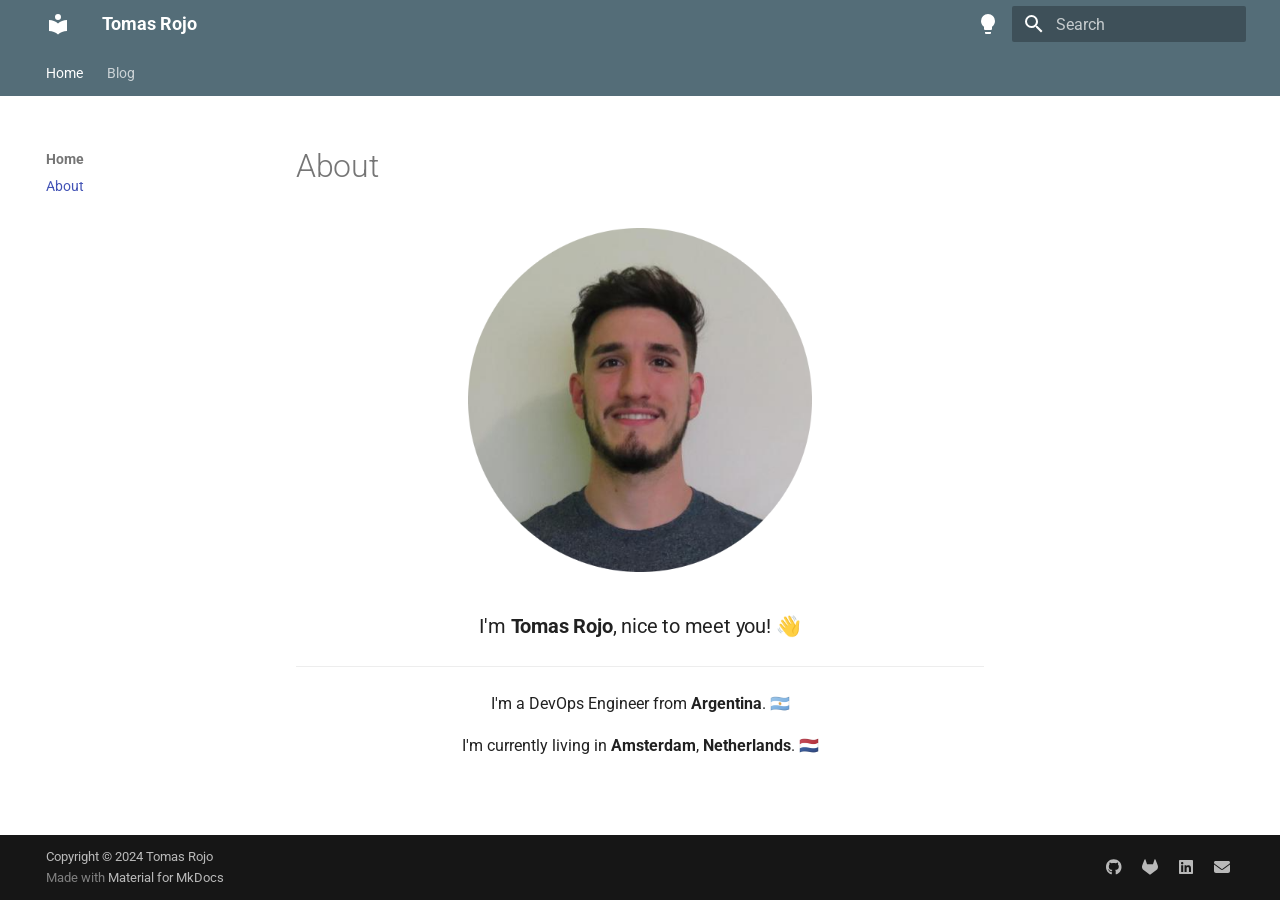
<file: index.html>
<!doctype html>
<html lang="en" class="no-js">
  <head>
    
      <meta charset="utf-8">
      <meta name="viewport" content="width=device-width,initial-scale=1">
      
      
        <meta name="author" content="Tomas Rojo">
      
      
        <link rel="canonical" href="https://tomasrojo.cloud/">
      
      
      
        <link rel="next" href="blog/">
      
      
      <link rel="icon" href="assets/images/favicon.png">
      <meta name="generator" content="mkdocs-1.5.3, mkdocs-material-9.5.17">
    
    
      
        <title>About - Tomas Rojo</title>
      
    
    
      <link rel="stylesheet" href="assets/stylesheets/main.bcfcd587.min.css">
      
        
        <link rel="stylesheet" href="assets/stylesheets/palette.06af60db.min.css">
      
      


    
    
      
    
    
      
        
        
        <link rel="preconnect" href="https://fonts.gstatic.com" crossorigin>
        <link rel="stylesheet" href="https://fonts.googleapis.com/css?family=Roboto:300,300i,400,400i,700,700i%7CRoboto+Mono:400,400i,700,700i&display=fallback">
        <style>:root{--md-text-font:"Roboto";--md-code-font:"Roboto Mono"}</style>
      
    
    
    <script>__md_scope=new URL(".",location),__md_hash=e=>[...e].reduce((e,_)=>(e<<5)-e+_.charCodeAt(0),0),__md_get=(e,_=localStorage,t=__md_scope)=>JSON.parse(_.getItem(t.pathname+"."+e)),__md_set=(e,_,t=localStorage,a=__md_scope)=>{try{t.setItem(a.pathname+"."+e,JSON.stringify(_))}catch(e){}}</script>
    
      

    
    
      
        <meta  property="og:type"  content="website" >
      
        <meta  property="og:title"  content="About - Tomas Rojo" >
      
        <meta  property="og:description"  content="None" >
      
        <meta  property="og:image"  content="https://tomasrojo.cloud/assets/images/social/index.png" >
      
        <meta  property="og:image:type"  content="image/png" >
      
        <meta  property="og:image:width"  content="1200" >
      
        <meta  property="og:image:height"  content="630" >
      
        <meta  property="og:url"  content="https://tomasrojo.cloud/" >
      
        <meta  name="twitter:card"  content="summary_large_image" >
      
        <meta  name="twitter:title"  content="About - Tomas Rojo" >
      
        <meta  name="twitter:description"  content="None" >
      
        <meta  name="twitter:image"  content="https://tomasrojo.cloud/assets/images/social/index.png" >
      
    
    
  </head>
  
  
    
    
      
    
    
    
    
    <body dir="ltr" data-md-color-scheme="default" data-md-color-primary="blue-grey" data-md-color-accent="indigo">
  
    
    <input class="md-toggle" data-md-toggle="drawer" type="checkbox" id="__drawer" autocomplete="off">
    <input class="md-toggle" data-md-toggle="search" type="checkbox" id="__search" autocomplete="off">
    <label class="md-overlay" for="__drawer"></label>
    <div data-md-component="skip">
      
        
        <a href="#about" class="md-skip">
          Skip to content
        </a>
      
    </div>
    <div data-md-component="announce">
      
    </div>
    
    
      

<header class="md-header" data-md-component="header">
  <nav class="md-header__inner md-grid" aria-label="Header">
    <a href="." title="Tomas Rojo" class="md-header__button md-logo" aria-label="Tomas Rojo" data-md-component="logo">
      
  
  <svg xmlns="http://www.w3.org/2000/svg" viewBox="0 0 24 24"><path d="M12 8a3 3 0 0 0 3-3 3 3 0 0 0-3-3 3 3 0 0 0-3 3 3 3 0 0 0 3 3m0 3.54C9.64 9.35 6.5 8 3 8v11c3.5 0 6.64 1.35 9 3.54 2.36-2.19 5.5-3.54 9-3.54V8c-3.5 0-6.64 1.35-9 3.54Z"/></svg>

    </a>
    <label class="md-header__button md-icon" for="__drawer">
      
      <svg xmlns="http://www.w3.org/2000/svg" viewBox="0 0 24 24"><path d="M3 6h18v2H3V6m0 5h18v2H3v-2m0 5h18v2H3v-2Z"/></svg>
    </label>
    <div class="md-header__title" data-md-component="header-title">
      <div class="md-header__ellipsis">
        <div class="md-header__topic">
          <span class="md-ellipsis">
            Tomas Rojo
          </span>
        </div>
        <div class="md-header__topic" data-md-component="header-topic">
          <span class="md-ellipsis">
            
              About
            
          </span>
        </div>
      </div>
    </div>
    
      
        <form class="md-header__option" data-md-component="palette">
  
    
    
    
    <input class="md-option" data-md-color-media="" data-md-color-scheme="default" data-md-color-primary="blue-grey" data-md-color-accent="indigo"  aria-label="Switch to dark mode"  type="radio" name="__palette" id="__palette_0">
    
      <label class="md-header__button md-icon" title="Switch to dark mode" for="__palette_1" hidden>
        <svg xmlns="http://www.w3.org/2000/svg" viewBox="0 0 24 24"><path d="M12 2a7 7 0 0 0-7 7c0 2.38 1.19 4.47 3 5.74V17a1 1 0 0 0 1 1h6a1 1 0 0 0 1-1v-2.26c1.81-1.27 3-3.36 3-5.74a7 7 0 0 0-7-7M9 21a1 1 0 0 0 1 1h4a1 1 0 0 0 1-1v-1H9v1Z"/></svg>
      </label>
    
  
    
    
    
    <input class="md-option" data-md-color-media="" data-md-color-scheme="slate" data-md-color-primary="blue-grey" data-md-color-accent="indigo"  aria-label="Switch to light mode"  type="radio" name="__palette" id="__palette_1">
    
      <label class="md-header__button md-icon" title="Switch to light mode" for="__palette_0" hidden>
        <svg xmlns="http://www.w3.org/2000/svg" viewBox="0 0 24 24"><path d="M12 2a7 7 0 0 1 7 7c0 2.38-1.19 4.47-3 5.74V17a1 1 0 0 1-1 1H9a1 1 0 0 1-1-1v-2.26C6.19 13.47 5 11.38 5 9a7 7 0 0 1 7-7M9 21v-1h6v1a1 1 0 0 1-1 1h-4a1 1 0 0 1-1-1m3-17a5 5 0 0 0-5 5c0 2.05 1.23 3.81 3 4.58V16h4v-2.42c1.77-.77 3-2.53 3-4.58a5 5 0 0 0-5-5Z"/></svg>
      </label>
    
  
</form>
      
    
    
      <script>var media,input,key,value,palette=__md_get("__palette");if(palette&&palette.color){"(prefers-color-scheme)"===palette.color.media&&(media=matchMedia("(prefers-color-scheme: light)"),input=document.querySelector(media.matches?"[data-md-color-media='(prefers-color-scheme: light)']":"[data-md-color-media='(prefers-color-scheme: dark)']"),palette.color.media=input.getAttribute("data-md-color-media"),palette.color.scheme=input.getAttribute("data-md-color-scheme"),palette.color.primary=input.getAttribute("data-md-color-primary"),palette.color.accent=input.getAttribute("data-md-color-accent"));for([key,value]of Object.entries(palette.color))document.body.setAttribute("data-md-color-"+key,value)}</script>
    
    
    
      <label class="md-header__button md-icon" for="__search">
        
        <svg xmlns="http://www.w3.org/2000/svg" viewBox="0 0 24 24"><path d="M9.5 3A6.5 6.5 0 0 1 16 9.5c0 1.61-.59 3.09-1.56 4.23l.27.27h.79l5 5-1.5 1.5-5-5v-.79l-.27-.27A6.516 6.516 0 0 1 9.5 16 6.5 6.5 0 0 1 3 9.5 6.5 6.5 0 0 1 9.5 3m0 2C7 5 5 7 5 9.5S7 14 9.5 14 14 12 14 9.5 12 5 9.5 5Z"/></svg>
      </label>
      <div class="md-search" data-md-component="search" role="dialog">
  <label class="md-search__overlay" for="__search"></label>
  <div class="md-search__inner" role="search">
    <form class="md-search__form" name="search">
      <input type="text" class="md-search__input" name="query" aria-label="Search" placeholder="Search" autocapitalize="off" autocorrect="off" autocomplete="off" spellcheck="false" data-md-component="search-query" required>
      <label class="md-search__icon md-icon" for="__search">
        
        <svg xmlns="http://www.w3.org/2000/svg" viewBox="0 0 24 24"><path d="M9.5 3A6.5 6.5 0 0 1 16 9.5c0 1.61-.59 3.09-1.56 4.23l.27.27h.79l5 5-1.5 1.5-5-5v-.79l-.27-.27A6.516 6.516 0 0 1 9.5 16 6.5 6.5 0 0 1 3 9.5 6.5 6.5 0 0 1 9.5 3m0 2C7 5 5 7 5 9.5S7 14 9.5 14 14 12 14 9.5 12 5 9.5 5Z"/></svg>
        
        <svg xmlns="http://www.w3.org/2000/svg" viewBox="0 0 24 24"><path d="M20 11v2H8l5.5 5.5-1.42 1.42L4.16 12l7.92-7.92L13.5 5.5 8 11h12Z"/></svg>
      </label>
      <nav class="md-search__options" aria-label="Search">
        
        <button type="reset" class="md-search__icon md-icon" title="Clear" aria-label="Clear" tabindex="-1">
          
          <svg xmlns="http://www.w3.org/2000/svg" viewBox="0 0 24 24"><path d="M19 6.41 17.59 5 12 10.59 6.41 5 5 6.41 10.59 12 5 17.59 6.41 19 12 13.41 17.59 19 19 17.59 13.41 12 19 6.41Z"/></svg>
        </button>
      </nav>
      
    </form>
    <div class="md-search__output">
      <div class="md-search__scrollwrap" data-md-scrollfix>
        <div class="md-search-result" data-md-component="search-result">
          <div class="md-search-result__meta">
            Initializing search
          </div>
          <ol class="md-search-result__list" role="presentation"></ol>
        </div>
      </div>
    </div>
  </div>
</div>
    
    
  </nav>
  
</header>
    
    <div class="md-container" data-md-component="container">
      
      
        
          
            
<nav class="md-tabs" aria-label="Tabs" data-md-component="tabs">
  <div class="md-grid">
    <ul class="md-tabs__list">
      
        
  
  
    
  
  
    
    
      <li class="md-tabs__item md-tabs__item--active">
        <a href="." class="md-tabs__link">
          
  
  Home

        </a>
      </li>
    
  

      
        
  
  
  
    
    
      <li class="md-tabs__item">
        <a href="blog/" class="md-tabs__link">
          
  
  Blog

        </a>
      </li>
    
  

      
    </ul>
  </div>
</nav>
          
        
      
      <main class="md-main" data-md-component="main">
        <div class="md-main__inner md-grid">
          
            
              
              <div class="md-sidebar md-sidebar--primary" data-md-component="sidebar" data-md-type="navigation" >
                <div class="md-sidebar__scrollwrap">
                  <div class="md-sidebar__inner">
                    


  


<nav class="md-nav md-nav--primary md-nav--lifted" aria-label="Navigation" data-md-level="0">
  <label class="md-nav__title" for="__drawer">
    <a href="." title="Tomas Rojo" class="md-nav__button md-logo" aria-label="Tomas Rojo" data-md-component="logo">
      
  
  <svg xmlns="http://www.w3.org/2000/svg" viewBox="0 0 24 24"><path d="M12 8a3 3 0 0 0 3-3 3 3 0 0 0-3-3 3 3 0 0 0-3 3 3 3 0 0 0 3 3m0 3.54C9.64 9.35 6.5 8 3 8v11c3.5 0 6.64 1.35 9 3.54 2.36-2.19 5.5-3.54 9-3.54V8c-3.5 0-6.64 1.35-9 3.54Z"/></svg>

    </a>
    Tomas Rojo
  </label>
  
  <ul class="md-nav__list" data-md-scrollfix>
    
      
      
  
  
    
  
  
  
    
    
    
      
        
        
      
      
    
    
    <li class="md-nav__item md-nav__item--active md-nav__item--section md-nav__item--nested">
      
        
        
        <input class="md-nav__toggle md-toggle " type="checkbox" id="__nav_1" checked>
        
          
          <label class="md-nav__link" for="__nav_1" id="__nav_1_label" tabindex="">
            
  
  <span class="md-ellipsis">
    Home
  </span>
  

            <span class="md-nav__icon md-icon"></span>
          </label>
        
        <nav class="md-nav" data-md-level="1" aria-labelledby="__nav_1_label" aria-expanded="true">
          <label class="md-nav__title" for="__nav_1">
            <span class="md-nav__icon md-icon"></span>
            Home
          </label>
          <ul class="md-nav__list" data-md-scrollfix>
            
              
                
  
  
    
  
  
  
    <li class="md-nav__item md-nav__item--active">
      
      <input class="md-nav__toggle md-toggle" type="checkbox" id="__toc">
      
      
        
      
      
      <a href="." class="md-nav__link md-nav__link--active">
        
  
  <span class="md-ellipsis">
    About
  </span>
  

      </a>
      
    </li>
  

              
            
          </ul>
        </nav>
      
    </li>
  

    
      
      
  
  
  
  
    
    
    
      
      
    
    
    <li class="md-nav__item md-nav__item--nested">
      
        
        
        <input class="md-nav__toggle md-toggle " type="checkbox" id="__nav_2" >
        
          
          <label class="md-nav__link" for="__nav_2" id="__nav_2_label" tabindex="0">
            
  
  <span class="md-ellipsis">
    Blog
  </span>
  

            <span class="md-nav__icon md-icon"></span>
          </label>
        
        <nav class="md-nav" data-md-level="1" aria-labelledby="__nav_2_label" aria-expanded="false">
          <label class="md-nav__title" for="__nav_2">
            <span class="md-nav__icon md-icon"></span>
            Blog
          </label>
          <ul class="md-nav__list" data-md-scrollfix>
            
              
                
  
  
  
    
  
  
    <li class="md-nav__item">
      <a href="blog/" class="md-nav__link">
        
  
  <span class="md-ellipsis">
    Index
  </span>
  

      </a>
    </li>
  

              
            
              
                
  
  
  
  
    
    
    
      
      
    
    
    <li class="md-nav__item md-nav__item--nested">
      
        
        
        <input class="md-nav__toggle md-toggle " type="checkbox" id="__nav_2_2" >
        
          
          <label class="md-nav__link" for="__nav_2_2" id="__nav_2_2_label" tabindex="0">
            
  
  <span class="md-ellipsis">
    Archive
  </span>
  

            <span class="md-nav__icon md-icon"></span>
          </label>
        
        <nav class="md-nav" data-md-level="2" aria-labelledby="__nav_2_2_label" aria-expanded="false">
          <label class="md-nav__title" for="__nav_2_2">
            <span class="md-nav__icon md-icon"></span>
            Archive
          </label>
          <ul class="md-nav__list" data-md-scrollfix>
            
              
                
  
  
  
    
  
  
    <li class="md-nav__item">
      <a href="blog/archive/2021/" class="md-nav__link">
        
  
  <span class="md-ellipsis">
    2021
  </span>
  

      </a>
    </li>
  

              
            
          </ul>
        </nav>
      
    </li>
  

              
            
              
                
  
  
  
  
    
    
    
      
      
    
    
    <li class="md-nav__item md-nav__item--nested">
      
        
        
        <input class="md-nav__toggle md-toggle " type="checkbox" id="__nav_2_3" >
        
          
          <label class="md-nav__link" for="__nav_2_3" id="__nav_2_3_label" tabindex="0">
            
  
  <span class="md-ellipsis">
    Categories
  </span>
  

            <span class="md-nav__icon md-icon"></span>
          </label>
        
        <nav class="md-nav" data-md-level="2" aria-labelledby="__nav_2_3_label" aria-expanded="false">
          <label class="md-nav__title" for="__nav_2_3">
            <span class="md-nav__icon md-icon"></span>
            Categories
          </label>
          <ul class="md-nav__list" data-md-scrollfix>
            
              
                
  
  
  
    
  
  
    <li class="md-nav__item">
      <a href="blog/category/hello/" class="md-nav__link">
        
  
  <span class="md-ellipsis">
    Hello
  </span>
  

      </a>
    </li>
  

              
            
          </ul>
        </nav>
      
    </li>
  

              
            
          </ul>
        </nav>
      
    </li>
  

    
  </ul>
</nav>
                  </div>
                </div>
              </div>
            
            
              
              <div class="md-sidebar md-sidebar--secondary" data-md-component="sidebar" data-md-type="toc" >
                <div class="md-sidebar__scrollwrap">
                  <div class="md-sidebar__inner">
                    

<nav class="md-nav md-nav--secondary" aria-label="Table of contents">
  
  
  
    
  
  
</nav>
                  </div>
                </div>
              </div>
            
          
          
            <div class="md-content" data-md-component="content">
              <article class="md-content__inner md-typeset">
                
                  


<h1 id="about">About</h1>
<p align="center">
  <img src="img/avatar.png" style="max-width:50%;" alt="Tomas Rojo"/>
  <h3 align="center">I'm <b>Tomas Rojo</b>, nice to meet you! 👋</h3>
</p>

<hr />
<p align="center">
I'm a DevOps Engineer from <b>Argentina</b>. 🇦🇷
</p>

<p align="center">
I'm currently living in <b>Amsterdam</b>, <b>Netherlands</b>. 🇳🇱
</p>







  
  






                
              </article>
            </div>
          
          
<script>var target=document.getElementById(location.hash.slice(1));target&&target.name&&(target.checked=target.name.startsWith("__tabbed_"))</script>
        </div>
        
      </main>
      
        <footer class="md-footer">
  
  <div class="md-footer-meta md-typeset">
    <div class="md-footer-meta__inner md-grid">
      <div class="md-copyright">
  
    <div class="md-copyright__highlight">
      Copyright &copy; 2024 Tomas Rojo
    </div>
  
  
    Made with
    <a href="https://squidfunk.github.io/mkdocs-material/" target="_blank" rel="noopener">
      Material for MkDocs
    </a>
  
</div>
      
        <div class="md-social">
  
    
    
    
    
      
      
    
    <a href="https://github.com/tomas-rojo" target="_blank" rel="noopener" title="github.com" class="md-social__link">
      <svg xmlns="http://www.w3.org/2000/svg" viewBox="0 0 496 512"><!--! Font Awesome Free 6.5.1 by @fontawesome - https://fontawesome.com License - https://fontawesome.com/license/free (Icons: CC BY 4.0, Fonts: SIL OFL 1.1, Code: MIT License) Copyright 2023 Fonticons, Inc.--><path d="M165.9 397.4c0 2-2.3 3.6-5.2 3.6-3.3.3-5.6-1.3-5.6-3.6 0-2 2.3-3.6 5.2-3.6 3-.3 5.6 1.3 5.6 3.6zm-31.1-4.5c-.7 2 1.3 4.3 4.3 4.9 2.6 1 5.6 0 6.2-2s-1.3-4.3-4.3-5.2c-2.6-.7-5.5.3-6.2 2.3zm44.2-1.7c-2.9.7-4.9 2.6-4.6 4.9.3 2 2.9 3.3 5.9 2.6 2.9-.7 4.9-2.6 4.6-4.6-.3-1.9-3-3.2-5.9-2.9zM244.8 8C106.1 8 0 113.3 0 252c0 110.9 69.8 205.8 169.5 239.2 12.8 2.3 17.3-5.6 17.3-12.1 0-6.2-.3-40.4-.3-61.4 0 0-70 15-84.7-29.8 0 0-11.4-29.1-27.8-36.6 0 0-22.9-15.7 1.6-15.4 0 0 24.9 2 38.6 25.8 21.9 38.6 58.6 27.5 72.9 20.9 2.3-16 8.8-27.1 16-33.7-55.9-6.2-112.3-14.3-112.3-110.5 0-27.5 7.6-41.3 23.6-58.9-2.6-6.5-11.1-33.3 2.6-67.9 20.9-6.5 69 27 69 27 20-5.6 41.5-8.5 62.8-8.5s42.8 2.9 62.8 8.5c0 0 48.1-33.6 69-27 13.7 34.7 5.2 61.4 2.6 67.9 16 17.7 25.8 31.5 25.8 58.9 0 96.5-58.9 104.2-114.8 110.5 9.2 7.9 17 22.9 17 46.4 0 33.7-.3 75.4-.3 83.6 0 6.5 4.6 14.4 17.3 12.1C428.2 457.8 496 362.9 496 252 496 113.3 383.5 8 244.8 8zM97.2 352.9c-1.3 1-1 3.3.7 5.2 1.6 1.6 3.9 2.3 5.2 1 1.3-1 1-3.3-.7-5.2-1.6-1.6-3.9-2.3-5.2-1zm-10.8-8.1c-.7 1.3.3 2.9 2.3 3.9 1.6 1 3.6.7 4.3-.7.7-1.3-.3-2.9-2.3-3.9-2-.6-3.6-.3-4.3.7zm32.4 35.6c-1.6 1.3-1 4.3 1.3 6.2 2.3 2.3 5.2 2.6 6.5 1 1.3-1.3.7-4.3-1.3-6.2-2.2-2.3-5.2-2.6-6.5-1zm-11.4-14.7c-1.6 1-1.6 3.6 0 5.9 1.6 2.3 4.3 3.3 5.6 2.3 1.6-1.3 1.6-3.9 0-6.2-1.4-2.3-4-3.3-5.6-2z"/></svg>
    </a>
  
    
    
    
    
      
      
    
    <a href="https://gitlab.com/tomasrojo32" target="_blank" rel="noopener" title="gitlab.com" class="md-social__link">
      <svg xmlns="http://www.w3.org/2000/svg" viewBox="0 0 512 512"><!--! Font Awesome Free 6.5.1 by @fontawesome - https://fontawesome.com License - https://fontawesome.com/license/free (Icons: CC BY 4.0, Fonts: SIL OFL 1.1, Code: MIT License) Copyright 2023 Fonticons, Inc.--><path d="m503.5 204.6-.7-1.8-69.7-181.78c-1.4-3.57-3.9-6.59-7.2-8.64-2.4-1.55-5.1-2.515-8-2.81-2.9-.295-5.7.083-8.4 1.11-2.7 1.02-5.1 2.66-7.1 4.78-1.9 2.12-3.3 4.67-4.1 7.44l-47 144H160.8l-47.1-144c-.8-2.77-2.2-5.31-4.1-7.43-2-2.12-4.4-3.75-7.1-4.77a18.1 18.1 0 0 0-8.38-1.113 18.4 18.4 0 0 0-8.04 2.793 18.09 18.09 0 0 0-7.16 8.64L9.267 202.8l-.724 1.8a129.57 129.57 0 0 0-3.52 82c7.747 26.9 24.047 50.7 46.447 67.6l.27.2.59.4 105.97 79.5 52.6 39.7 32 24.2c3.7 1.9 8.3 4.3 13 4.3 4.7 0 9.3-2.4 13-4.3l32-24.2 52.6-39.7 106.7-79.9.3-.3c22.4-16.9 38.7-40.6 45.6-67.5 8.6-27 7.4-55.8-2.6-82z"/></svg>
    </a>
  
    
    
    
    
      
      
    
    <a href="https://www.linkedin.com/in/tomas-rojo/" target="_blank" rel="noopener" title="www.linkedin.com" class="md-social__link">
      <svg xmlns="http://www.w3.org/2000/svg" viewBox="0 0 448 512"><!--! Font Awesome Free 6.5.1 by @fontawesome - https://fontawesome.com License - https://fontawesome.com/license/free (Icons: CC BY 4.0, Fonts: SIL OFL 1.1, Code: MIT License) Copyright 2023 Fonticons, Inc.--><path d="M416 32H31.9C14.3 32 0 46.5 0 64.3v383.4C0 465.5 14.3 480 31.9 480H416c17.6 0 32-14.5 32-32.3V64.3c0-17.8-14.4-32.3-32-32.3zM135.4 416H69V202.2h66.5V416zm-33.2-243c-21.3 0-38.5-17.3-38.5-38.5S80.9 96 102.2 96c21.2 0 38.5 17.3 38.5 38.5 0 21.3-17.2 38.5-38.5 38.5zm282.1 243h-66.4V312c0-24.8-.5-56.7-34.5-56.7-34.6 0-39.9 27-39.9 54.9V416h-66.4V202.2h63.7v29.2h.9c8.9-16.8 30.6-34.5 62.9-34.5 67.2 0 79.7 44.3 79.7 101.9V416z"/></svg>
    </a>
  
    
    
    
    
    <a href="mailto:info@tomasrojo.cloud" target="_blank" rel="noopener" title="" class="md-social__link">
      <svg xmlns="http://www.w3.org/2000/svg" viewBox="0 0 512 512"><!--! Font Awesome Free 6.5.1 by @fontawesome - https://fontawesome.com License - https://fontawesome.com/license/free (Icons: CC BY 4.0, Fonts: SIL OFL 1.1, Code: MIT License) Copyright 2023 Fonticons, Inc.--><path d="M48 64C21.5 64 0 85.5 0 112c0 15.1 7.1 29.3 19.2 38.4l217.6 163.2c11.4 8.5 27 8.5 38.4 0l217.6-163.2c12.1-9.1 19.2-23.3 19.2-38.4 0-26.5-21.5-48-48-48H48zM0 176v208c0 35.3 28.7 64 64 64h384c35.3 0 64-28.7 64-64V176L294.4 339.2a63.9 63.9 0 0 1-76.8 0L0 176z"/></svg>
    </a>
  
</div>
      
    </div>
  </div>
</footer>
      
    </div>
    <div class="md-dialog" data-md-component="dialog">
      <div class="md-dialog__inner md-typeset"></div>
    </div>
    
    
    <script id="__config" type="application/json">{"base": ".", "features": ["navigation.tabs", "content.code.annotate", "content.code.copy"], "search": "assets/javascripts/workers/search.b8dbb3d2.min.js", "translations": {"clipboard.copied": "Copied to clipboard", "clipboard.copy": "Copy to clipboard", "search.result.more.one": "1 more on this page", "search.result.more.other": "# more on this page", "search.result.none": "No matching documents", "search.result.one": "1 matching document", "search.result.other": "# matching documents", "search.result.placeholder": "Type to start searching", "search.result.term.missing": "Missing", "select.version": "Select version"}}</script>
    
    
      <script src="assets/javascripts/bundle.1e8ae164.min.js"></script>
      
    
  </body>
</html>
</file>
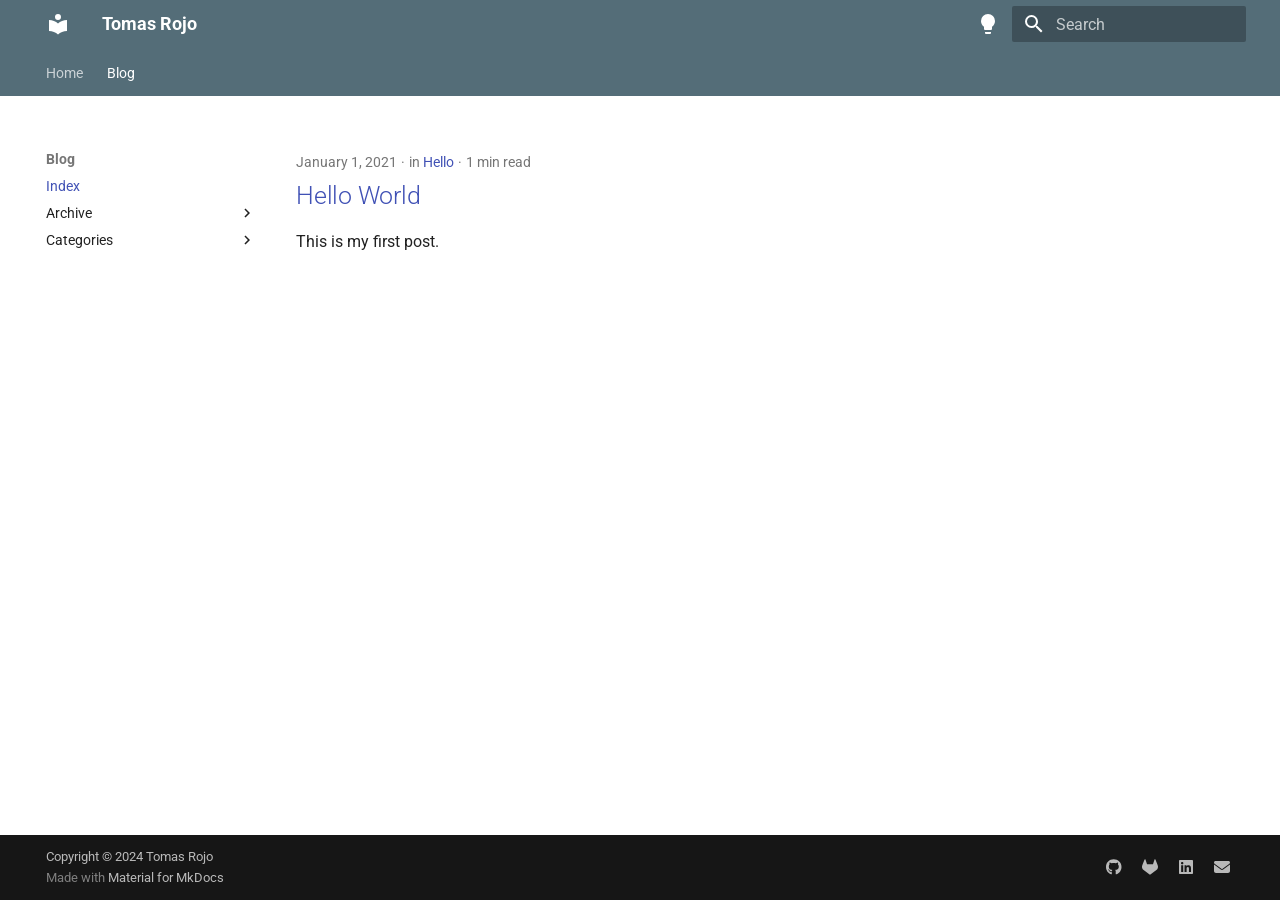
<file: blog/index.html>
<!doctype html>
<html lang="en" class="no-js">
  <head>
    
      <meta charset="utf-8">
      <meta name="viewport" content="width=device-width,initial-scale=1">
      
      
        <meta name="author" content="Tomas Rojo">
      
      
        <link rel="canonical" href="https://tomasrojo.cloud/blog/">
      
      
        <link rel="prev" href="..">
      
      
        <link rel="next" href="category/hello/">
      
      
      <link rel="icon" href="../assets/images/favicon.png">
      <meta name="generator" content="mkdocs-1.5.3, mkdocs-material-9.5.17">
    
    
      
        <title>Index - Tomas Rojo</title>
      
    
    
      <link rel="stylesheet" href="../assets/stylesheets/main.bcfcd587.min.css">
      
        
        <link rel="stylesheet" href="../assets/stylesheets/palette.06af60db.min.css">
      
      


    
    
      
    
    
      
        
        
        <link rel="preconnect" href="https://fonts.gstatic.com" crossorigin>
        <link rel="stylesheet" href="https://fonts.googleapis.com/css?family=Roboto:300,300i,400,400i,700,700i%7CRoboto+Mono:400,400i,700,700i&display=fallback">
        <style>:root{--md-text-font:"Roboto";--md-code-font:"Roboto Mono"}</style>
      
    
    
    <script>__md_scope=new URL("..",location),__md_hash=e=>[...e].reduce((e,_)=>(e<<5)-e+_.charCodeAt(0),0),__md_get=(e,_=localStorage,t=__md_scope)=>JSON.parse(_.getItem(t.pathname+"."+e)),__md_set=(e,_,t=localStorage,a=__md_scope)=>{try{t.setItem(a.pathname+"."+e,JSON.stringify(_))}catch(e){}}</script>
    
      

    
    
      
        <meta  property="og:type"  content="website" >
      
        <meta  property="og:title"  content="Index - Tomas Rojo" >
      
        <meta  property="og:description"  content="None" >
      
        <meta  property="og:image"  content="https://tomasrojo.cloud/assets/images/social/blog/index.png" >
      
        <meta  property="og:image:type"  content="image/png" >
      
        <meta  property="og:image:width"  content="1200" >
      
        <meta  property="og:image:height"  content="630" >
      
        <meta  property="og:url"  content="https://tomasrojo.cloud/blog/" >
      
        <meta  name="twitter:card"  content="summary_large_image" >
      
        <meta  name="twitter:title"  content="Index - Tomas Rojo" >
      
        <meta  name="twitter:description"  content="None" >
      
        <meta  name="twitter:image"  content="https://tomasrojo.cloud/assets/images/social/blog/index.png" >
      
    
    
  </head>
  
  
    
    
      
    
    
    
    
    <body dir="ltr" data-md-color-scheme="default" data-md-color-primary="blue-grey" data-md-color-accent="indigo">
  
    
    <input class="md-toggle" data-md-toggle="drawer" type="checkbox" id="__drawer" autocomplete="off">
    <input class="md-toggle" data-md-toggle="search" type="checkbox" id="__search" autocomplete="off">
    <label class="md-overlay" for="__drawer"></label>
    <div data-md-component="skip">
      
    </div>
    <div data-md-component="announce">
      
    </div>
    
    
      

<header class="md-header" data-md-component="header">
  <nav class="md-header__inner md-grid" aria-label="Header">
    <a href=".." title="Tomas Rojo" class="md-header__button md-logo" aria-label="Tomas Rojo" data-md-component="logo">
      
  
  <svg xmlns="http://www.w3.org/2000/svg" viewBox="0 0 24 24"><path d="M12 8a3 3 0 0 0 3-3 3 3 0 0 0-3-3 3 3 0 0 0-3 3 3 3 0 0 0 3 3m0 3.54C9.64 9.35 6.5 8 3 8v11c3.5 0 6.64 1.35 9 3.54 2.36-2.19 5.5-3.54 9-3.54V8c-3.5 0-6.64 1.35-9 3.54Z"/></svg>

    </a>
    <label class="md-header__button md-icon" for="__drawer">
      
      <svg xmlns="http://www.w3.org/2000/svg" viewBox="0 0 24 24"><path d="M3 6h18v2H3V6m0 5h18v2H3v-2m0 5h18v2H3v-2Z"/></svg>
    </label>
    <div class="md-header__title" data-md-component="header-title">
      <div class="md-header__ellipsis">
        <div class="md-header__topic">
          <span class="md-ellipsis">
            Tomas Rojo
          </span>
        </div>
        <div class="md-header__topic" data-md-component="header-topic">
          <span class="md-ellipsis">
            
              Index
            
          </span>
        </div>
      </div>
    </div>
    
      
        <form class="md-header__option" data-md-component="palette">
  
    
    
    
    <input class="md-option" data-md-color-media="" data-md-color-scheme="default" data-md-color-primary="blue-grey" data-md-color-accent="indigo"  aria-label="Switch to dark mode"  type="radio" name="__palette" id="__palette_0">
    
      <label class="md-header__button md-icon" title="Switch to dark mode" for="__palette_1" hidden>
        <svg xmlns="http://www.w3.org/2000/svg" viewBox="0 0 24 24"><path d="M12 2a7 7 0 0 0-7 7c0 2.38 1.19 4.47 3 5.74V17a1 1 0 0 0 1 1h6a1 1 0 0 0 1-1v-2.26c1.81-1.27 3-3.36 3-5.74a7 7 0 0 0-7-7M9 21a1 1 0 0 0 1 1h4a1 1 0 0 0 1-1v-1H9v1Z"/></svg>
      </label>
    
  
    
    
    
    <input class="md-option" data-md-color-media="" data-md-color-scheme="slate" data-md-color-primary="blue-grey" data-md-color-accent="indigo"  aria-label="Switch to light mode"  type="radio" name="__palette" id="__palette_1">
    
      <label class="md-header__button md-icon" title="Switch to light mode" for="__palette_0" hidden>
        <svg xmlns="http://www.w3.org/2000/svg" viewBox="0 0 24 24"><path d="M12 2a7 7 0 0 1 7 7c0 2.38-1.19 4.47-3 5.74V17a1 1 0 0 1-1 1H9a1 1 0 0 1-1-1v-2.26C6.19 13.47 5 11.38 5 9a7 7 0 0 1 7-7M9 21v-1h6v1a1 1 0 0 1-1 1h-4a1 1 0 0 1-1-1m3-17a5 5 0 0 0-5 5c0 2.05 1.23 3.81 3 4.58V16h4v-2.42c1.77-.77 3-2.53 3-4.58a5 5 0 0 0-5-5Z"/></svg>
      </label>
    
  
</form>
      
    
    
      <script>var media,input,key,value,palette=__md_get("__palette");if(palette&&palette.color){"(prefers-color-scheme)"===palette.color.media&&(media=matchMedia("(prefers-color-scheme: light)"),input=document.querySelector(media.matches?"[data-md-color-media='(prefers-color-scheme: light)']":"[data-md-color-media='(prefers-color-scheme: dark)']"),palette.color.media=input.getAttribute("data-md-color-media"),palette.color.scheme=input.getAttribute("data-md-color-scheme"),palette.color.primary=input.getAttribute("data-md-color-primary"),palette.color.accent=input.getAttribute("data-md-color-accent"));for([key,value]of Object.entries(palette.color))document.body.setAttribute("data-md-color-"+key,value)}</script>
    
    
    
      <label class="md-header__button md-icon" for="__search">
        
        <svg xmlns="http://www.w3.org/2000/svg" viewBox="0 0 24 24"><path d="M9.5 3A6.5 6.5 0 0 1 16 9.5c0 1.61-.59 3.09-1.56 4.23l.27.27h.79l5 5-1.5 1.5-5-5v-.79l-.27-.27A6.516 6.516 0 0 1 9.5 16 6.5 6.5 0 0 1 3 9.5 6.5 6.5 0 0 1 9.5 3m0 2C7 5 5 7 5 9.5S7 14 9.5 14 14 12 14 9.5 12 5 9.5 5Z"/></svg>
      </label>
      <div class="md-search" data-md-component="search" role="dialog">
  <label class="md-search__overlay" for="__search"></label>
  <div class="md-search__inner" role="search">
    <form class="md-search__form" name="search">
      <input type="text" class="md-search__input" name="query" aria-label="Search" placeholder="Search" autocapitalize="off" autocorrect="off" autocomplete="off" spellcheck="false" data-md-component="search-query" required>
      <label class="md-search__icon md-icon" for="__search">
        
        <svg xmlns="http://www.w3.org/2000/svg" viewBox="0 0 24 24"><path d="M9.5 3A6.5 6.5 0 0 1 16 9.5c0 1.61-.59 3.09-1.56 4.23l.27.27h.79l5 5-1.5 1.5-5-5v-.79l-.27-.27A6.516 6.516 0 0 1 9.5 16 6.5 6.5 0 0 1 3 9.5 6.5 6.5 0 0 1 9.5 3m0 2C7 5 5 7 5 9.5S7 14 9.5 14 14 12 14 9.5 12 5 9.5 5Z"/></svg>
        
        <svg xmlns="http://www.w3.org/2000/svg" viewBox="0 0 24 24"><path d="M20 11v2H8l5.5 5.5-1.42 1.42L4.16 12l7.92-7.92L13.5 5.5 8 11h12Z"/></svg>
      </label>
      <nav class="md-search__options" aria-label="Search">
        
        <button type="reset" class="md-search__icon md-icon" title="Clear" aria-label="Clear" tabindex="-1">
          
          <svg xmlns="http://www.w3.org/2000/svg" viewBox="0 0 24 24"><path d="M19 6.41 17.59 5 12 10.59 6.41 5 5 6.41 10.59 12 5 17.59 6.41 19 12 13.41 17.59 19 19 17.59 13.41 12 19 6.41Z"/></svg>
        </button>
      </nav>
      
    </form>
    <div class="md-search__output">
      <div class="md-search__scrollwrap" data-md-scrollfix>
        <div class="md-search-result" data-md-component="search-result">
          <div class="md-search-result__meta">
            Initializing search
          </div>
          <ol class="md-search-result__list" role="presentation"></ol>
        </div>
      </div>
    </div>
  </div>
</div>
    
    
  </nav>
  
</header>
    
    <div class="md-container" data-md-component="container">
      
      
        
          
            
<nav class="md-tabs" aria-label="Tabs" data-md-component="tabs">
  <div class="md-grid">
    <ul class="md-tabs__list">
      
        
  
  
  
    
    
      <li class="md-tabs__item">
        <a href=".." class="md-tabs__link">
          
  
  Home

        </a>
      </li>
    
  

      
        
  
  
    
  
  
    
    
      <li class="md-tabs__item md-tabs__item--active">
        <a href="./" class="md-tabs__link">
          
  
  Blog

        </a>
      </li>
    
  

      
    </ul>
  </div>
</nav>
          
        
      
      <main class="md-main" data-md-component="main">
        <div class="md-main__inner md-grid">
          
            
              
              <div class="md-sidebar md-sidebar--primary" data-md-component="sidebar" data-md-type="navigation" >
                <div class="md-sidebar__scrollwrap">
                  <div class="md-sidebar__inner">
                    


  


<nav class="md-nav md-nav--primary md-nav--lifted" aria-label="Navigation" data-md-level="0">
  <label class="md-nav__title" for="__drawer">
    <a href=".." title="Tomas Rojo" class="md-nav__button md-logo" aria-label="Tomas Rojo" data-md-component="logo">
      
  
  <svg xmlns="http://www.w3.org/2000/svg" viewBox="0 0 24 24"><path d="M12 8a3 3 0 0 0 3-3 3 3 0 0 0-3-3 3 3 0 0 0-3 3 3 3 0 0 0 3 3m0 3.54C9.64 9.35 6.5 8 3 8v11c3.5 0 6.64 1.35 9 3.54 2.36-2.19 5.5-3.54 9-3.54V8c-3.5 0-6.64 1.35-9 3.54Z"/></svg>

    </a>
    Tomas Rojo
  </label>
  
  <ul class="md-nav__list" data-md-scrollfix>
    
      
      
  
  
  
  
    
    
    
      
      
    
    
    <li class="md-nav__item md-nav__item--nested">
      
        
        
        <input class="md-nav__toggle md-toggle " type="checkbox" id="__nav_1" >
        
          
          <label class="md-nav__link" for="__nav_1" id="__nav_1_label" tabindex="0">
            
  
  <span class="md-ellipsis">
    Home
  </span>
  

            <span class="md-nav__icon md-icon"></span>
          </label>
        
        <nav class="md-nav" data-md-level="1" aria-labelledby="__nav_1_label" aria-expanded="false">
          <label class="md-nav__title" for="__nav_1">
            <span class="md-nav__icon md-icon"></span>
            Home
          </label>
          <ul class="md-nav__list" data-md-scrollfix>
            
              
                
  
  
  
  
    <li class="md-nav__item">
      <a href=".." class="md-nav__link">
        
  
  <span class="md-ellipsis">
    About
  </span>
  

      </a>
    </li>
  

              
            
          </ul>
        </nav>
      
    </li>
  

    
      
      
  
  
    
  
  
  
    
    
    
      
        
        
      
      
    
    
    <li class="md-nav__item md-nav__item--active md-nav__item--section md-nav__item--nested">
      
        
        
        <input class="md-nav__toggle md-toggle " type="checkbox" id="__nav_2" checked>
        
          
          <label class="md-nav__link" for="__nav_2" id="__nav_2_label" tabindex="">
            
  
  <span class="md-ellipsis">
    Blog
  </span>
  

            <span class="md-nav__icon md-icon"></span>
          </label>
        
        <nav class="md-nav" data-md-level="1" aria-labelledby="__nav_2_label" aria-expanded="true">
          <label class="md-nav__title" for="__nav_2">
            <span class="md-nav__icon md-icon"></span>
            Blog
          </label>
          <ul class="md-nav__list" data-md-scrollfix>
            
              
                
  
  
    
  
  
    
      
    
  
  
    <li class="md-nav__item md-nav__item--active">
      
      <input class="md-nav__toggle md-toggle" type="checkbox" id="__toc">
      
      
      
      <a href="./" class="md-nav__link md-nav__link--active">
        
  
  <span class="md-ellipsis">
    Index
  </span>
  

      </a>
      
    </li>
  

              
            
              
                
  
  
  
  
    
    
    
      
      
    
    
    <li class="md-nav__item md-nav__item--nested">
      
        
        
        <input class="md-nav__toggle md-toggle " type="checkbox" id="__nav_2_2" >
        
          
          <label class="md-nav__link" for="__nav_2_2" id="__nav_2_2_label" tabindex="0">
            
  
  <span class="md-ellipsis">
    Archive
  </span>
  

            <span class="md-nav__icon md-icon"></span>
          </label>
        
        <nav class="md-nav" data-md-level="2" aria-labelledby="__nav_2_2_label" aria-expanded="false">
          <label class="md-nav__title" for="__nav_2_2">
            <span class="md-nav__icon md-icon"></span>
            Archive
          </label>
          <ul class="md-nav__list" data-md-scrollfix>
            
              
                
  
  
  
    
  
  
    <li class="md-nav__item">
      <a href="archive/2021/" class="md-nav__link">
        
  
  <span class="md-ellipsis">
    2021
  </span>
  

      </a>
    </li>
  

              
            
          </ul>
        </nav>
      
    </li>
  

              
            
              
                
  
  
  
  
    
    
    
      
      
    
    
    <li class="md-nav__item md-nav__item--nested">
      
        
        
        <input class="md-nav__toggle md-toggle " type="checkbox" id="__nav_2_3" >
        
          
          <label class="md-nav__link" for="__nav_2_3" id="__nav_2_3_label" tabindex="0">
            
  
  <span class="md-ellipsis">
    Categories
  </span>
  

            <span class="md-nav__icon md-icon"></span>
          </label>
        
        <nav class="md-nav" data-md-level="2" aria-labelledby="__nav_2_3_label" aria-expanded="false">
          <label class="md-nav__title" for="__nav_2_3">
            <span class="md-nav__icon md-icon"></span>
            Categories
          </label>
          <ul class="md-nav__list" data-md-scrollfix>
            
              
                
  
  
  
    
  
  
    <li class="md-nav__item">
      <a href="category/hello/" class="md-nav__link">
        
  
  <span class="md-ellipsis">
    Hello
  </span>
  

      </a>
    </li>
  

              
            
          </ul>
        </nav>
      
    </li>
  

              
            
          </ul>
        </nav>
      
    </li>
  

    
  </ul>
</nav>
                  </div>
                </div>
              </div>
            
            
              
              <div class="md-sidebar md-sidebar--secondary" data-md-component="sidebar" data-md-type="toc" >
                <div class="md-sidebar__scrollwrap">
                  <div class="md-sidebar__inner">
                    

<nav class="md-nav md-nav--secondary" aria-label="Table of contents">
  
  
  
  
</nav>
                  </div>
                </div>
              </div>
            
          
          
  <div class="md-content" data-md-component="content">
    <div class="md-content__inner">
      <header class="md-typeset">
        
      </header>
      
        <article class="md-post md-post--excerpt">
  <header class="md-post__header">
    
    <div class="md-post__meta md-meta">
      <ul class="md-meta__list">
        <li class="md-meta__item">
          <time datetime="2021-01-01 00:00:00">January 1, 2021</time></li>
        
          <li class="md-meta__item">
            in
            
              <a href="category/hello/" class="md-meta__link">Hello</a></li>
        
        
          
          <li class="md-meta__item">
            
              1 min read
            
          </li>
        
      </ul>
      
    </div>
  </header>
  <div class="md-post__content md-typeset">
    <h2 id="hello-world"><a class="toclink" href="2021/01/01/hello-world/">Hello World</a></h2>
<p>This is my first post.</p>
    
  </div>
</article>
      
      
        
          



<nav class="md-pagination">
  
</nav>
        
      
    </div>
  </div>

          
<script>var target=document.getElementById(location.hash.slice(1));target&&target.name&&(target.checked=target.name.startsWith("__tabbed_"))</script>
        </div>
        
      </main>
      
        <footer class="md-footer">
  
  <div class="md-footer-meta md-typeset">
    <div class="md-footer-meta__inner md-grid">
      <div class="md-copyright">
  
    <div class="md-copyright__highlight">
      Copyright &copy; 2024 Tomas Rojo
    </div>
  
  
    Made with
    <a href="https://squidfunk.github.io/mkdocs-material/" target="_blank" rel="noopener">
      Material for MkDocs
    </a>
  
</div>
      
        <div class="md-social">
  
    
    
    
    
      
      
    
    <a href="https://github.com/tomas-rojo" target="_blank" rel="noopener" title="github.com" class="md-social__link">
      <svg xmlns="http://www.w3.org/2000/svg" viewBox="0 0 496 512"><!--! Font Awesome Free 6.5.1 by @fontawesome - https://fontawesome.com License - https://fontawesome.com/license/free (Icons: CC BY 4.0, Fonts: SIL OFL 1.1, Code: MIT License) Copyright 2023 Fonticons, Inc.--><path d="M165.9 397.4c0 2-2.3 3.6-5.2 3.6-3.3.3-5.6-1.3-5.6-3.6 0-2 2.3-3.6 5.2-3.6 3-.3 5.6 1.3 5.6 3.6zm-31.1-4.5c-.7 2 1.3 4.3 4.3 4.9 2.6 1 5.6 0 6.2-2s-1.3-4.3-4.3-5.2c-2.6-.7-5.5.3-6.2 2.3zm44.2-1.7c-2.9.7-4.9 2.6-4.6 4.9.3 2 2.9 3.3 5.9 2.6 2.9-.7 4.9-2.6 4.6-4.6-.3-1.9-3-3.2-5.9-2.9zM244.8 8C106.1 8 0 113.3 0 252c0 110.9 69.8 205.8 169.5 239.2 12.8 2.3 17.3-5.6 17.3-12.1 0-6.2-.3-40.4-.3-61.4 0 0-70 15-84.7-29.8 0 0-11.4-29.1-27.8-36.6 0 0-22.9-15.7 1.6-15.4 0 0 24.9 2 38.6 25.8 21.9 38.6 58.6 27.5 72.9 20.9 2.3-16 8.8-27.1 16-33.7-55.9-6.2-112.3-14.3-112.3-110.5 0-27.5 7.6-41.3 23.6-58.9-2.6-6.5-11.1-33.3 2.6-67.9 20.9-6.5 69 27 69 27 20-5.6 41.5-8.5 62.8-8.5s42.8 2.9 62.8 8.5c0 0 48.1-33.6 69-27 13.7 34.7 5.2 61.4 2.6 67.9 16 17.7 25.8 31.5 25.8 58.9 0 96.5-58.9 104.2-114.8 110.5 9.2 7.9 17 22.9 17 46.4 0 33.7-.3 75.4-.3 83.6 0 6.5 4.6 14.4 17.3 12.1C428.2 457.8 496 362.9 496 252 496 113.3 383.5 8 244.8 8zM97.2 352.9c-1.3 1-1 3.3.7 5.2 1.6 1.6 3.9 2.3 5.2 1 1.3-1 1-3.3-.7-5.2-1.6-1.6-3.9-2.3-5.2-1zm-10.8-8.1c-.7 1.3.3 2.9 2.3 3.9 1.6 1 3.6.7 4.3-.7.7-1.3-.3-2.9-2.3-3.9-2-.6-3.6-.3-4.3.7zm32.4 35.6c-1.6 1.3-1 4.3 1.3 6.2 2.3 2.3 5.2 2.6 6.5 1 1.3-1.3.7-4.3-1.3-6.2-2.2-2.3-5.2-2.6-6.5-1zm-11.4-14.7c-1.6 1-1.6 3.6 0 5.9 1.6 2.3 4.3 3.3 5.6 2.3 1.6-1.3 1.6-3.9 0-6.2-1.4-2.3-4-3.3-5.6-2z"/></svg>
    </a>
  
    
    
    
    
      
      
    
    <a href="https://gitlab.com/tomasrojo32" target="_blank" rel="noopener" title="gitlab.com" class="md-social__link">
      <svg xmlns="http://www.w3.org/2000/svg" viewBox="0 0 512 512"><!--! Font Awesome Free 6.5.1 by @fontawesome - https://fontawesome.com License - https://fontawesome.com/license/free (Icons: CC BY 4.0, Fonts: SIL OFL 1.1, Code: MIT License) Copyright 2023 Fonticons, Inc.--><path d="m503.5 204.6-.7-1.8-69.7-181.78c-1.4-3.57-3.9-6.59-7.2-8.64-2.4-1.55-5.1-2.515-8-2.81-2.9-.295-5.7.083-8.4 1.11-2.7 1.02-5.1 2.66-7.1 4.78-1.9 2.12-3.3 4.67-4.1 7.44l-47 144H160.8l-47.1-144c-.8-2.77-2.2-5.31-4.1-7.43-2-2.12-4.4-3.75-7.1-4.77a18.1 18.1 0 0 0-8.38-1.113 18.4 18.4 0 0 0-8.04 2.793 18.09 18.09 0 0 0-7.16 8.64L9.267 202.8l-.724 1.8a129.57 129.57 0 0 0-3.52 82c7.747 26.9 24.047 50.7 46.447 67.6l.27.2.59.4 105.97 79.5 52.6 39.7 32 24.2c3.7 1.9 8.3 4.3 13 4.3 4.7 0 9.3-2.4 13-4.3l32-24.2 52.6-39.7 106.7-79.9.3-.3c22.4-16.9 38.7-40.6 45.6-67.5 8.6-27 7.4-55.8-2.6-82z"/></svg>
    </a>
  
    
    
    
    
      
      
    
    <a href="https://www.linkedin.com/in/tomas-rojo/" target="_blank" rel="noopener" title="www.linkedin.com" class="md-social__link">
      <svg xmlns="http://www.w3.org/2000/svg" viewBox="0 0 448 512"><!--! Font Awesome Free 6.5.1 by @fontawesome - https://fontawesome.com License - https://fontawesome.com/license/free (Icons: CC BY 4.0, Fonts: SIL OFL 1.1, Code: MIT License) Copyright 2023 Fonticons, Inc.--><path d="M416 32H31.9C14.3 32 0 46.5 0 64.3v383.4C0 465.5 14.3 480 31.9 480H416c17.6 0 32-14.5 32-32.3V64.3c0-17.8-14.4-32.3-32-32.3zM135.4 416H69V202.2h66.5V416zm-33.2-243c-21.3 0-38.5-17.3-38.5-38.5S80.9 96 102.2 96c21.2 0 38.5 17.3 38.5 38.5 0 21.3-17.2 38.5-38.5 38.5zm282.1 243h-66.4V312c0-24.8-.5-56.7-34.5-56.7-34.6 0-39.9 27-39.9 54.9V416h-66.4V202.2h63.7v29.2h.9c8.9-16.8 30.6-34.5 62.9-34.5 67.2 0 79.7 44.3 79.7 101.9V416z"/></svg>
    </a>
  
    
    
    
    
    <a href="mailto:info@tomasrojo.cloud" target="_blank" rel="noopener" title="" class="md-social__link">
      <svg xmlns="http://www.w3.org/2000/svg" viewBox="0 0 512 512"><!--! Font Awesome Free 6.5.1 by @fontawesome - https://fontawesome.com License - https://fontawesome.com/license/free (Icons: CC BY 4.0, Fonts: SIL OFL 1.1, Code: MIT License) Copyright 2023 Fonticons, Inc.--><path d="M48 64C21.5 64 0 85.5 0 112c0 15.1 7.1 29.3 19.2 38.4l217.6 163.2c11.4 8.5 27 8.5 38.4 0l217.6-163.2c12.1-9.1 19.2-23.3 19.2-38.4 0-26.5-21.5-48-48-48H48zM0 176v208c0 35.3 28.7 64 64 64h384c35.3 0 64-28.7 64-64V176L294.4 339.2a63.9 63.9 0 0 1-76.8 0L0 176z"/></svg>
    </a>
  
</div>
      
    </div>
  </div>
</footer>
      
    </div>
    <div class="md-dialog" data-md-component="dialog">
      <div class="md-dialog__inner md-typeset"></div>
    </div>
    
    
    <script id="__config" type="application/json">{"base": "..", "features": ["navigation.tabs", "content.code.annotate", "content.code.copy"], "search": "../assets/javascripts/workers/search.b8dbb3d2.min.js", "translations": {"clipboard.copied": "Copied to clipboard", "clipboard.copy": "Copy to clipboard", "search.result.more.one": "1 more on this page", "search.result.more.other": "# more on this page", "search.result.none": "No matching documents", "search.result.one": "1 matching document", "search.result.other": "# matching documents", "search.result.placeholder": "Type to start searching", "search.result.term.missing": "Missing", "select.version": "Select version"}}</script>
    
    
      <script src="../assets/javascripts/bundle.1e8ae164.min.js"></script>
      
    
  </body>
</html>
</file>
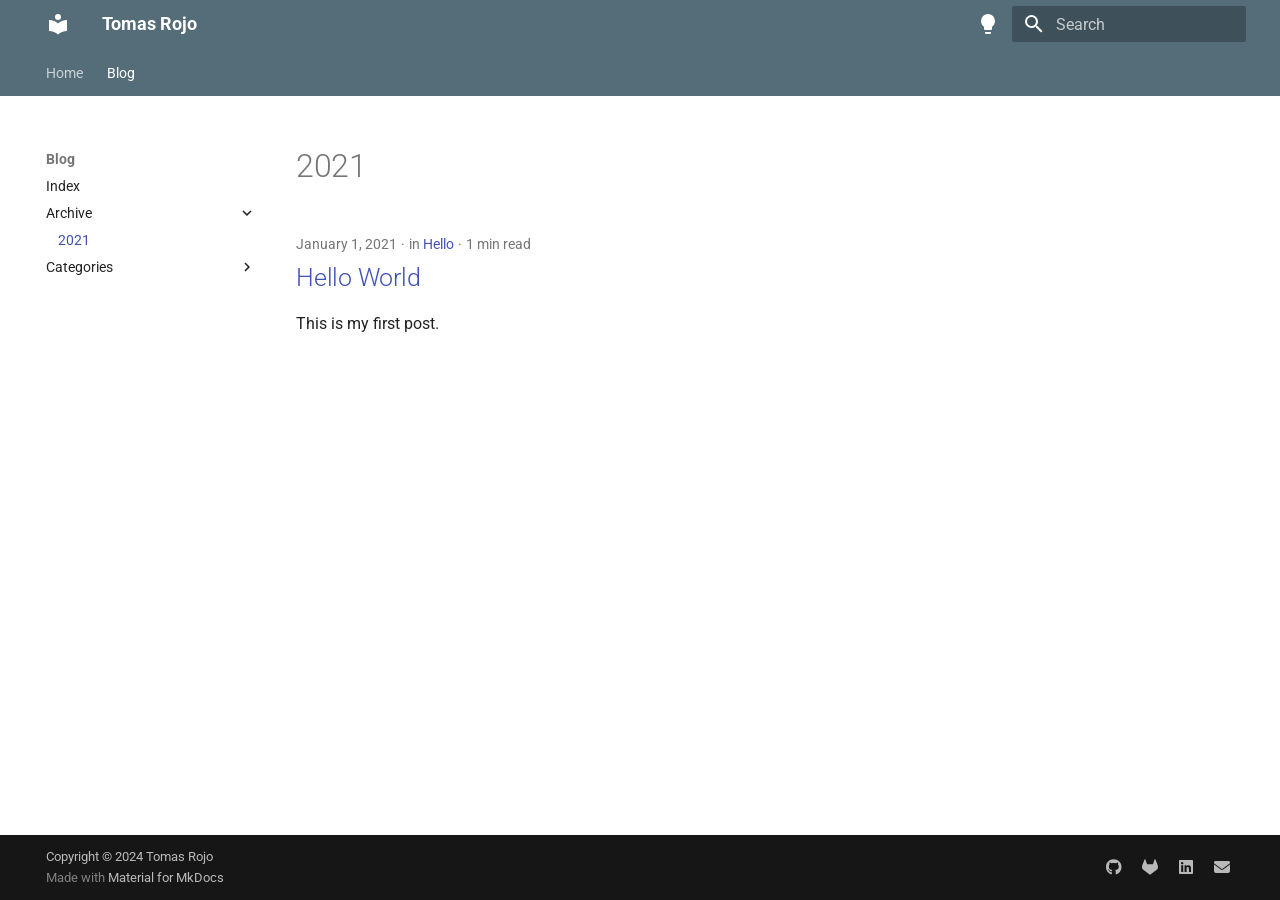
<file: blog/archive/2021/index.html>
<!doctype html>
<html lang="en" class="no-js">
  <head>
    
      <meta charset="utf-8">
      <meta name="viewport" content="width=device-width,initial-scale=1">
      
      
        <meta name="author" content="Tomas Rojo">
      
      
        <link rel="canonical" href="https://tomasrojo.cloud/blog/archive/2021/">
      
      
        <link rel="prev" href="../../category/hello/">
      
      
      
      <link rel="icon" href="../../../assets/images/favicon.png">
      <meta name="generator" content="mkdocs-1.5.3, mkdocs-material-9.5.17">
    
    
      
        <title>2021 - Tomas Rojo</title>
      
    
    
      <link rel="stylesheet" href="../../../assets/stylesheets/main.bcfcd587.min.css">
      
        
        <link rel="stylesheet" href="../../../assets/stylesheets/palette.06af60db.min.css">
      
      


    
    
      
    
    
      
        
        
        <link rel="preconnect" href="https://fonts.gstatic.com" crossorigin>
        <link rel="stylesheet" href="https://fonts.googleapis.com/css?family=Roboto:300,300i,400,400i,700,700i%7CRoboto+Mono:400,400i,700,700i&display=fallback">
        <style>:root{--md-text-font:"Roboto";--md-code-font:"Roboto Mono"}</style>
      
    
    
    <script>__md_scope=new URL("../../..",location),__md_hash=e=>[...e].reduce((e,_)=>(e<<5)-e+_.charCodeAt(0),0),__md_get=(e,_=localStorage,t=__md_scope)=>JSON.parse(_.getItem(t.pathname+"."+e)),__md_set=(e,_,t=localStorage,a=__md_scope)=>{try{t.setItem(a.pathname+"."+e,JSON.stringify(_))}catch(e){}}</script>
    
      

    
    
      
        <meta  property="og:type"  content="website" >
      
        <meta  property="og:title"  content="2021 - Tomas Rojo" >
      
        <meta  property="og:description"  content="None" >
      
        <meta  property="og:image"  content="https://tomasrojo.cloud/assets/images/social/blog/archive/2021.png" >
      
        <meta  property="og:image:type"  content="image/png" >
      
        <meta  property="og:image:width"  content="1200" >
      
        <meta  property="og:image:height"  content="630" >
      
        <meta  property="og:url"  content="https://tomasrojo.cloud/blog/archive/2021/" >
      
        <meta  name="twitter:card"  content="summary_large_image" >
      
        <meta  name="twitter:title"  content="2021 - Tomas Rojo" >
      
        <meta  name="twitter:description"  content="None" >
      
        <meta  name="twitter:image"  content="https://tomasrojo.cloud/assets/images/social/blog/archive/2021.png" >
      
    
    
  </head>
  
  
    
    
      
    
    
    
    
    <body dir="ltr" data-md-color-scheme="default" data-md-color-primary="blue-grey" data-md-color-accent="indigo">
  
    
    <input class="md-toggle" data-md-toggle="drawer" type="checkbox" id="__drawer" autocomplete="off">
    <input class="md-toggle" data-md-toggle="search" type="checkbox" id="__search" autocomplete="off">
    <label class="md-overlay" for="__drawer"></label>
    <div data-md-component="skip">
      
        
        <a href="#2021" class="md-skip">
          Skip to content
        </a>
      
    </div>
    <div data-md-component="announce">
      
    </div>
    
    
      

<header class="md-header" data-md-component="header">
  <nav class="md-header__inner md-grid" aria-label="Header">
    <a href="../../.." title="Tomas Rojo" class="md-header__button md-logo" aria-label="Tomas Rojo" data-md-component="logo">
      
  
  <svg xmlns="http://www.w3.org/2000/svg" viewBox="0 0 24 24"><path d="M12 8a3 3 0 0 0 3-3 3 3 0 0 0-3-3 3 3 0 0 0-3 3 3 3 0 0 0 3 3m0 3.54C9.64 9.35 6.5 8 3 8v11c3.5 0 6.64 1.35 9 3.54 2.36-2.19 5.5-3.54 9-3.54V8c-3.5 0-6.64 1.35-9 3.54Z"/></svg>

    </a>
    <label class="md-header__button md-icon" for="__drawer">
      
      <svg xmlns="http://www.w3.org/2000/svg" viewBox="0 0 24 24"><path d="M3 6h18v2H3V6m0 5h18v2H3v-2m0 5h18v2H3v-2Z"/></svg>
    </label>
    <div class="md-header__title" data-md-component="header-title">
      <div class="md-header__ellipsis">
        <div class="md-header__topic">
          <span class="md-ellipsis">
            Tomas Rojo
          </span>
        </div>
        <div class="md-header__topic" data-md-component="header-topic">
          <span class="md-ellipsis">
            
              2021
            
          </span>
        </div>
      </div>
    </div>
    
      
        <form class="md-header__option" data-md-component="palette">
  
    
    
    
    <input class="md-option" data-md-color-media="" data-md-color-scheme="default" data-md-color-primary="blue-grey" data-md-color-accent="indigo"  aria-label="Switch to dark mode"  type="radio" name="__palette" id="__palette_0">
    
      <label class="md-header__button md-icon" title="Switch to dark mode" for="__palette_1" hidden>
        <svg xmlns="http://www.w3.org/2000/svg" viewBox="0 0 24 24"><path d="M12 2a7 7 0 0 0-7 7c0 2.38 1.19 4.47 3 5.74V17a1 1 0 0 0 1 1h6a1 1 0 0 0 1-1v-2.26c1.81-1.27 3-3.36 3-5.74a7 7 0 0 0-7-7M9 21a1 1 0 0 0 1 1h4a1 1 0 0 0 1-1v-1H9v1Z"/></svg>
      </label>
    
  
    
    
    
    <input class="md-option" data-md-color-media="" data-md-color-scheme="slate" data-md-color-primary="blue-grey" data-md-color-accent="indigo"  aria-label="Switch to light mode"  type="radio" name="__palette" id="__palette_1">
    
      <label class="md-header__button md-icon" title="Switch to light mode" for="__palette_0" hidden>
        <svg xmlns="http://www.w3.org/2000/svg" viewBox="0 0 24 24"><path d="M12 2a7 7 0 0 1 7 7c0 2.38-1.19 4.47-3 5.74V17a1 1 0 0 1-1 1H9a1 1 0 0 1-1-1v-2.26C6.19 13.47 5 11.38 5 9a7 7 0 0 1 7-7M9 21v-1h6v1a1 1 0 0 1-1 1h-4a1 1 0 0 1-1-1m3-17a5 5 0 0 0-5 5c0 2.05 1.23 3.81 3 4.58V16h4v-2.42c1.77-.77 3-2.53 3-4.58a5 5 0 0 0-5-5Z"/></svg>
      </label>
    
  
</form>
      
    
    
      <script>var media,input,key,value,palette=__md_get("__palette");if(palette&&palette.color){"(prefers-color-scheme)"===palette.color.media&&(media=matchMedia("(prefers-color-scheme: light)"),input=document.querySelector(media.matches?"[data-md-color-media='(prefers-color-scheme: light)']":"[data-md-color-media='(prefers-color-scheme: dark)']"),palette.color.media=input.getAttribute("data-md-color-media"),palette.color.scheme=input.getAttribute("data-md-color-scheme"),palette.color.primary=input.getAttribute("data-md-color-primary"),palette.color.accent=input.getAttribute("data-md-color-accent"));for([key,value]of Object.entries(palette.color))document.body.setAttribute("data-md-color-"+key,value)}</script>
    
    
    
      <label class="md-header__button md-icon" for="__search">
        
        <svg xmlns="http://www.w3.org/2000/svg" viewBox="0 0 24 24"><path d="M9.5 3A6.5 6.5 0 0 1 16 9.5c0 1.61-.59 3.09-1.56 4.23l.27.27h.79l5 5-1.5 1.5-5-5v-.79l-.27-.27A6.516 6.516 0 0 1 9.5 16 6.5 6.5 0 0 1 3 9.5 6.5 6.5 0 0 1 9.5 3m0 2C7 5 5 7 5 9.5S7 14 9.5 14 14 12 14 9.5 12 5 9.5 5Z"/></svg>
      </label>
      <div class="md-search" data-md-component="search" role="dialog">
  <label class="md-search__overlay" for="__search"></label>
  <div class="md-search__inner" role="search">
    <form class="md-search__form" name="search">
      <input type="text" class="md-search__input" name="query" aria-label="Search" placeholder="Search" autocapitalize="off" autocorrect="off" autocomplete="off" spellcheck="false" data-md-component="search-query" required>
      <label class="md-search__icon md-icon" for="__search">
        
        <svg xmlns="http://www.w3.org/2000/svg" viewBox="0 0 24 24"><path d="M9.5 3A6.5 6.5 0 0 1 16 9.5c0 1.61-.59 3.09-1.56 4.23l.27.27h.79l5 5-1.5 1.5-5-5v-.79l-.27-.27A6.516 6.516 0 0 1 9.5 16 6.5 6.5 0 0 1 3 9.5 6.5 6.5 0 0 1 9.5 3m0 2C7 5 5 7 5 9.5S7 14 9.5 14 14 12 14 9.5 12 5 9.5 5Z"/></svg>
        
        <svg xmlns="http://www.w3.org/2000/svg" viewBox="0 0 24 24"><path d="M20 11v2H8l5.5 5.5-1.42 1.42L4.16 12l7.92-7.92L13.5 5.5 8 11h12Z"/></svg>
      </label>
      <nav class="md-search__options" aria-label="Search">
        
        <button type="reset" class="md-search__icon md-icon" title="Clear" aria-label="Clear" tabindex="-1">
          
          <svg xmlns="http://www.w3.org/2000/svg" viewBox="0 0 24 24"><path d="M19 6.41 17.59 5 12 10.59 6.41 5 5 6.41 10.59 12 5 17.59 6.41 19 12 13.41 17.59 19 19 17.59 13.41 12 19 6.41Z"/></svg>
        </button>
      </nav>
      
    </form>
    <div class="md-search__output">
      <div class="md-search__scrollwrap" data-md-scrollfix>
        <div class="md-search-result" data-md-component="search-result">
          <div class="md-search-result__meta">
            Initializing search
          </div>
          <ol class="md-search-result__list" role="presentation"></ol>
        </div>
      </div>
    </div>
  </div>
</div>
    
    
  </nav>
  
</header>
    
    <div class="md-container" data-md-component="container">
      
      
        
          
            
<nav class="md-tabs" aria-label="Tabs" data-md-component="tabs">
  <div class="md-grid">
    <ul class="md-tabs__list">
      
        
  
  
  
    
    
      <li class="md-tabs__item">
        <a href="../../.." class="md-tabs__link">
          
  
  Home

        </a>
      </li>
    
  

      
        
  
  
    
  
  
    
    
      <li class="md-tabs__item md-tabs__item--active">
        <a href="../../" class="md-tabs__link">
          
  
  Blog

        </a>
      </li>
    
  

      
    </ul>
  </div>
</nav>
          
        
      
      <main class="md-main" data-md-component="main">
        <div class="md-main__inner md-grid">
          
            
              
              <div class="md-sidebar md-sidebar--primary" data-md-component="sidebar" data-md-type="navigation" >
                <div class="md-sidebar__scrollwrap">
                  <div class="md-sidebar__inner">
                    


  


<nav class="md-nav md-nav--primary md-nav--lifted" aria-label="Navigation" data-md-level="0">
  <label class="md-nav__title" for="__drawer">
    <a href="../../.." title="Tomas Rojo" class="md-nav__button md-logo" aria-label="Tomas Rojo" data-md-component="logo">
      
  
  <svg xmlns="http://www.w3.org/2000/svg" viewBox="0 0 24 24"><path d="M12 8a3 3 0 0 0 3-3 3 3 0 0 0-3-3 3 3 0 0 0-3 3 3 3 0 0 0 3 3m0 3.54C9.64 9.35 6.5 8 3 8v11c3.5 0 6.64 1.35 9 3.54 2.36-2.19 5.5-3.54 9-3.54V8c-3.5 0-6.64 1.35-9 3.54Z"/></svg>

    </a>
    Tomas Rojo
  </label>
  
  <ul class="md-nav__list" data-md-scrollfix>
    
      
      
  
  
  
  
    
    
    
      
      
    
    
    <li class="md-nav__item md-nav__item--nested">
      
        
        
        <input class="md-nav__toggle md-toggle " type="checkbox" id="__nav_1" >
        
          
          <label class="md-nav__link" for="__nav_1" id="__nav_1_label" tabindex="0">
            
  
  <span class="md-ellipsis">
    Home
  </span>
  

            <span class="md-nav__icon md-icon"></span>
          </label>
        
        <nav class="md-nav" data-md-level="1" aria-labelledby="__nav_1_label" aria-expanded="false">
          <label class="md-nav__title" for="__nav_1">
            <span class="md-nav__icon md-icon"></span>
            Home
          </label>
          <ul class="md-nav__list" data-md-scrollfix>
            
              
                
  
  
  
  
    <li class="md-nav__item">
      <a href="../../.." class="md-nav__link">
        
  
  <span class="md-ellipsis">
    About
  </span>
  

      </a>
    </li>
  

              
            
          </ul>
        </nav>
      
    </li>
  

    
      
      
  
  
    
  
  
  
    
    
    
      
        
        
      
      
    
    
    <li class="md-nav__item md-nav__item--active md-nav__item--section md-nav__item--nested">
      
        
        
        <input class="md-nav__toggle md-toggle " type="checkbox" id="__nav_2" checked>
        
          
          <label class="md-nav__link" for="__nav_2" id="__nav_2_label" tabindex="">
            
  
  <span class="md-ellipsis">
    Blog
  </span>
  

            <span class="md-nav__icon md-icon"></span>
          </label>
        
        <nav class="md-nav" data-md-level="1" aria-labelledby="__nav_2_label" aria-expanded="true">
          <label class="md-nav__title" for="__nav_2">
            <span class="md-nav__icon md-icon"></span>
            Blog
          </label>
          <ul class="md-nav__list" data-md-scrollfix>
            
              
                
  
  
  
    
  
  
    <li class="md-nav__item">
      <a href="../../" class="md-nav__link">
        
  
  <span class="md-ellipsis">
    Index
  </span>
  

      </a>
    </li>
  

              
            
              
                
  
  
    
  
  
  
    
    
    
      
      
    
    
    <li class="md-nav__item md-nav__item--active md-nav__item--nested">
      
        
        
        <input class="md-nav__toggle md-toggle " type="checkbox" id="__nav_2_2" checked>
        
          
          <label class="md-nav__link" for="__nav_2_2" id="__nav_2_2_label" tabindex="0">
            
  
  <span class="md-ellipsis">
    Archive
  </span>
  

            <span class="md-nav__icon md-icon"></span>
          </label>
        
        <nav class="md-nav" data-md-level="2" aria-labelledby="__nav_2_2_label" aria-expanded="true">
          <label class="md-nav__title" for="__nav_2_2">
            <span class="md-nav__icon md-icon"></span>
            Archive
          </label>
          <ul class="md-nav__list" data-md-scrollfix>
            
              
                
  
  
    
  
  
    
      
    
  
  
    <li class="md-nav__item md-nav__item--active">
      
      <input class="md-nav__toggle md-toggle" type="checkbox" id="__toc">
      
      
        
      
      
      <a href="./" class="md-nav__link md-nav__link--active">
        
  
  <span class="md-ellipsis">
    2021
  </span>
  

      </a>
      
    </li>
  

              
            
          </ul>
        </nav>
      
    </li>
  

              
            
              
                
  
  
  
  
    
    
    
      
      
    
    
    <li class="md-nav__item md-nav__item--nested">
      
        
        
        <input class="md-nav__toggle md-toggle " type="checkbox" id="__nav_2_3" >
        
          
          <label class="md-nav__link" for="__nav_2_3" id="__nav_2_3_label" tabindex="0">
            
  
  <span class="md-ellipsis">
    Categories
  </span>
  

            <span class="md-nav__icon md-icon"></span>
          </label>
        
        <nav class="md-nav" data-md-level="2" aria-labelledby="__nav_2_3_label" aria-expanded="false">
          <label class="md-nav__title" for="__nav_2_3">
            <span class="md-nav__icon md-icon"></span>
            Categories
          </label>
          <ul class="md-nav__list" data-md-scrollfix>
            
              
                
  
  
  
    
  
  
    <li class="md-nav__item">
      <a href="../../category/hello/" class="md-nav__link">
        
  
  <span class="md-ellipsis">
    Hello
  </span>
  

      </a>
    </li>
  

              
            
          </ul>
        </nav>
      
    </li>
  

              
            
          </ul>
        </nav>
      
    </li>
  

    
  </ul>
</nav>
                  </div>
                </div>
              </div>
            
            
              
              <div class="md-sidebar md-sidebar--secondary" data-md-component="sidebar" data-md-type="toc" >
                <div class="md-sidebar__scrollwrap">
                  <div class="md-sidebar__inner">
                    

<nav class="md-nav md-nav--secondary" aria-label="Table of contents">
  
  
  
    
  
  
</nav>
                  </div>
                </div>
              </div>
            
          
          
  <div class="md-content" data-md-component="content">
    <div class="md-content__inner">
      <header class="md-typeset">
        <h1 id="2021">2021</h1>
      </header>
      
        <article class="md-post md-post--excerpt">
  <header class="md-post__header">
    
    <div class="md-post__meta md-meta">
      <ul class="md-meta__list">
        <li class="md-meta__item">
          <time datetime="2021-01-01 00:00:00">January 1, 2021</time></li>
        
          <li class="md-meta__item">
            in
            
              <a href="../../category/hello/" class="md-meta__link">Hello</a></li>
        
        
          
          <li class="md-meta__item">
            
              1 min read
            
          </li>
        
      </ul>
      
    </div>
  </header>
  <div class="md-post__content md-typeset">
    <h2 id="hello-world"><a class="toclink" href="../../2021/01/01/hello-world/">Hello World</a></h2>
<p>This is my first post.</p>
    
  </div>
</article>
      
      
        
          



<nav class="md-pagination">
  
</nav>
        
      
    </div>
  </div>

          
<script>var target=document.getElementById(location.hash.slice(1));target&&target.name&&(target.checked=target.name.startsWith("__tabbed_"))</script>
        </div>
        
      </main>
      
        <footer class="md-footer">
  
  <div class="md-footer-meta md-typeset">
    <div class="md-footer-meta__inner md-grid">
      <div class="md-copyright">
  
    <div class="md-copyright__highlight">
      Copyright &copy; 2024 Tomas Rojo
    </div>
  
  
    Made with
    <a href="https://squidfunk.github.io/mkdocs-material/" target="_blank" rel="noopener">
      Material for MkDocs
    </a>
  
</div>
      
        <div class="md-social">
  
    
    
    
    
      
      
    
    <a href="https://github.com/tomas-rojo" target="_blank" rel="noopener" title="github.com" class="md-social__link">
      <svg xmlns="http://www.w3.org/2000/svg" viewBox="0 0 496 512"><!--! Font Awesome Free 6.5.1 by @fontawesome - https://fontawesome.com License - https://fontawesome.com/license/free (Icons: CC BY 4.0, Fonts: SIL OFL 1.1, Code: MIT License) Copyright 2023 Fonticons, Inc.--><path d="M165.9 397.4c0 2-2.3 3.6-5.2 3.6-3.3.3-5.6-1.3-5.6-3.6 0-2 2.3-3.6 5.2-3.6 3-.3 5.6 1.3 5.6 3.6zm-31.1-4.5c-.7 2 1.3 4.3 4.3 4.9 2.6 1 5.6 0 6.2-2s-1.3-4.3-4.3-5.2c-2.6-.7-5.5.3-6.2 2.3zm44.2-1.7c-2.9.7-4.9 2.6-4.6 4.9.3 2 2.9 3.3 5.9 2.6 2.9-.7 4.9-2.6 4.6-4.6-.3-1.9-3-3.2-5.9-2.9zM244.8 8C106.1 8 0 113.3 0 252c0 110.9 69.8 205.8 169.5 239.2 12.8 2.3 17.3-5.6 17.3-12.1 0-6.2-.3-40.4-.3-61.4 0 0-70 15-84.7-29.8 0 0-11.4-29.1-27.8-36.6 0 0-22.9-15.7 1.6-15.4 0 0 24.9 2 38.6 25.8 21.9 38.6 58.6 27.5 72.9 20.9 2.3-16 8.8-27.1 16-33.7-55.9-6.2-112.3-14.3-112.3-110.5 0-27.5 7.6-41.3 23.6-58.9-2.6-6.5-11.1-33.3 2.6-67.9 20.9-6.5 69 27 69 27 20-5.6 41.5-8.5 62.8-8.5s42.8 2.9 62.8 8.5c0 0 48.1-33.6 69-27 13.7 34.7 5.2 61.4 2.6 67.9 16 17.7 25.8 31.5 25.8 58.9 0 96.5-58.9 104.2-114.8 110.5 9.2 7.9 17 22.9 17 46.4 0 33.7-.3 75.4-.3 83.6 0 6.5 4.6 14.4 17.3 12.1C428.2 457.8 496 362.9 496 252 496 113.3 383.5 8 244.8 8zM97.2 352.9c-1.3 1-1 3.3.7 5.2 1.6 1.6 3.9 2.3 5.2 1 1.3-1 1-3.3-.7-5.2-1.6-1.6-3.9-2.3-5.2-1zm-10.8-8.1c-.7 1.3.3 2.9 2.3 3.9 1.6 1 3.6.7 4.3-.7.7-1.3-.3-2.9-2.3-3.9-2-.6-3.6-.3-4.3.7zm32.4 35.6c-1.6 1.3-1 4.3 1.3 6.2 2.3 2.3 5.2 2.6 6.5 1 1.3-1.3.7-4.3-1.3-6.2-2.2-2.3-5.2-2.6-6.5-1zm-11.4-14.7c-1.6 1-1.6 3.6 0 5.9 1.6 2.3 4.3 3.3 5.6 2.3 1.6-1.3 1.6-3.9 0-6.2-1.4-2.3-4-3.3-5.6-2z"/></svg>
    </a>
  
    
    
    
    
      
      
    
    <a href="https://gitlab.com/tomasrojo32" target="_blank" rel="noopener" title="gitlab.com" class="md-social__link">
      <svg xmlns="http://www.w3.org/2000/svg" viewBox="0 0 512 512"><!--! Font Awesome Free 6.5.1 by @fontawesome - https://fontawesome.com License - https://fontawesome.com/license/free (Icons: CC BY 4.0, Fonts: SIL OFL 1.1, Code: MIT License) Copyright 2023 Fonticons, Inc.--><path d="m503.5 204.6-.7-1.8-69.7-181.78c-1.4-3.57-3.9-6.59-7.2-8.64-2.4-1.55-5.1-2.515-8-2.81-2.9-.295-5.7.083-8.4 1.11-2.7 1.02-5.1 2.66-7.1 4.78-1.9 2.12-3.3 4.67-4.1 7.44l-47 144H160.8l-47.1-144c-.8-2.77-2.2-5.31-4.1-7.43-2-2.12-4.4-3.75-7.1-4.77a18.1 18.1 0 0 0-8.38-1.113 18.4 18.4 0 0 0-8.04 2.793 18.09 18.09 0 0 0-7.16 8.64L9.267 202.8l-.724 1.8a129.57 129.57 0 0 0-3.52 82c7.747 26.9 24.047 50.7 46.447 67.6l.27.2.59.4 105.97 79.5 52.6 39.7 32 24.2c3.7 1.9 8.3 4.3 13 4.3 4.7 0 9.3-2.4 13-4.3l32-24.2 52.6-39.7 106.7-79.9.3-.3c22.4-16.9 38.7-40.6 45.6-67.5 8.6-27 7.4-55.8-2.6-82z"/></svg>
    </a>
  
    
    
    
    
      
      
    
    <a href="https://www.linkedin.com/in/tomas-rojo/" target="_blank" rel="noopener" title="www.linkedin.com" class="md-social__link">
      <svg xmlns="http://www.w3.org/2000/svg" viewBox="0 0 448 512"><!--! Font Awesome Free 6.5.1 by @fontawesome - https://fontawesome.com License - https://fontawesome.com/license/free (Icons: CC BY 4.0, Fonts: SIL OFL 1.1, Code: MIT License) Copyright 2023 Fonticons, Inc.--><path d="M416 32H31.9C14.3 32 0 46.5 0 64.3v383.4C0 465.5 14.3 480 31.9 480H416c17.6 0 32-14.5 32-32.3V64.3c0-17.8-14.4-32.3-32-32.3zM135.4 416H69V202.2h66.5V416zm-33.2-243c-21.3 0-38.5-17.3-38.5-38.5S80.9 96 102.2 96c21.2 0 38.5 17.3 38.5 38.5 0 21.3-17.2 38.5-38.5 38.5zm282.1 243h-66.4V312c0-24.8-.5-56.7-34.5-56.7-34.6 0-39.9 27-39.9 54.9V416h-66.4V202.2h63.7v29.2h.9c8.9-16.8 30.6-34.5 62.9-34.5 67.2 0 79.7 44.3 79.7 101.9V416z"/></svg>
    </a>
  
    
    
    
    
    <a href="mailto:info@tomasrojo.cloud" target="_blank" rel="noopener" title="" class="md-social__link">
      <svg xmlns="http://www.w3.org/2000/svg" viewBox="0 0 512 512"><!--! Font Awesome Free 6.5.1 by @fontawesome - https://fontawesome.com License - https://fontawesome.com/license/free (Icons: CC BY 4.0, Fonts: SIL OFL 1.1, Code: MIT License) Copyright 2023 Fonticons, Inc.--><path d="M48 64C21.5 64 0 85.5 0 112c0 15.1 7.1 29.3 19.2 38.4l217.6 163.2c11.4 8.5 27 8.5 38.4 0l217.6-163.2c12.1-9.1 19.2-23.3 19.2-38.4 0-26.5-21.5-48-48-48H48zM0 176v208c0 35.3 28.7 64 64 64h384c35.3 0 64-28.7 64-64V176L294.4 339.2a63.9 63.9 0 0 1-76.8 0L0 176z"/></svg>
    </a>
  
</div>
      
    </div>
  </div>
</footer>
      
    </div>
    <div class="md-dialog" data-md-component="dialog">
      <div class="md-dialog__inner md-typeset"></div>
    </div>
    
    
    <script id="__config" type="application/json">{"base": "../../..", "features": ["navigation.tabs", "content.code.annotate", "content.code.copy"], "search": "../../../assets/javascripts/workers/search.b8dbb3d2.min.js", "translations": {"clipboard.copied": "Copied to clipboard", "clipboard.copy": "Copy to clipboard", "search.result.more.one": "1 more on this page", "search.result.more.other": "# more on this page", "search.result.none": "No matching documents", "search.result.one": "1 matching document", "search.result.other": "# matching documents", "search.result.placeholder": "Type to start searching", "search.result.term.missing": "Missing", "select.version": "Select version"}}</script>
    
    
      <script src="../../../assets/javascripts/bundle.1e8ae164.min.js"></script>
      
    
  </body>
</html>
</file>
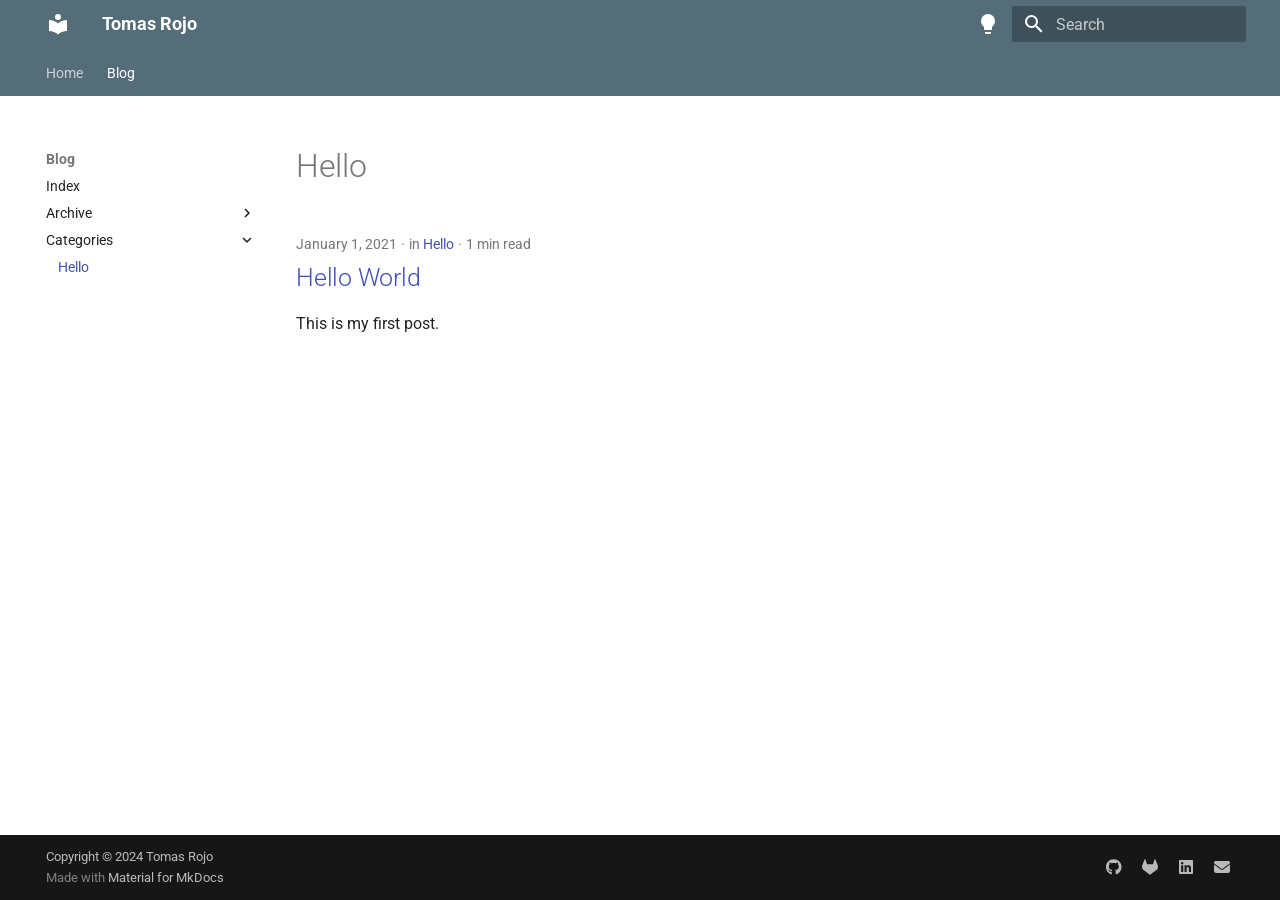
<file: blog/category/hello/index.html>
<!doctype html>
<html lang="en" class="no-js">
  <head>
    
      <meta charset="utf-8">
      <meta name="viewport" content="width=device-width,initial-scale=1">
      
      
        <meta name="author" content="Tomas Rojo">
      
      
        <link rel="canonical" href="https://tomasrojo.cloud/blog/category/hello/">
      
      
        <link rel="prev" href="../../">
      
      
        <link rel="next" href="../../archive/2021/">
      
      
      <link rel="icon" href="../../../assets/images/favicon.png">
      <meta name="generator" content="mkdocs-1.5.3, mkdocs-material-9.5.17">
    
    
      
        <title>Hello - Tomas Rojo</title>
      
    
    
      <link rel="stylesheet" href="../../../assets/stylesheets/main.bcfcd587.min.css">
      
        
        <link rel="stylesheet" href="../../../assets/stylesheets/palette.06af60db.min.css">
      
      


    
    
      
    
    
      
        
        
        <link rel="preconnect" href="https://fonts.gstatic.com" crossorigin>
        <link rel="stylesheet" href="https://fonts.googleapis.com/css?family=Roboto:300,300i,400,400i,700,700i%7CRoboto+Mono:400,400i,700,700i&display=fallback">
        <style>:root{--md-text-font:"Roboto";--md-code-font:"Roboto Mono"}</style>
      
    
    
    <script>__md_scope=new URL("../../..",location),__md_hash=e=>[...e].reduce((e,_)=>(e<<5)-e+_.charCodeAt(0),0),__md_get=(e,_=localStorage,t=__md_scope)=>JSON.parse(_.getItem(t.pathname+"."+e)),__md_set=(e,_,t=localStorage,a=__md_scope)=>{try{t.setItem(a.pathname+"."+e,JSON.stringify(_))}catch(e){}}</script>
    
      

    
    
      
        <meta  property="og:type"  content="website" >
      
        <meta  property="og:title"  content="Hello - Tomas Rojo" >
      
        <meta  property="og:description"  content="None" >
      
        <meta  property="og:image"  content="https://tomasrojo.cloud/assets/images/social/blog/category/hello.png" >
      
        <meta  property="og:image:type"  content="image/png" >
      
        <meta  property="og:image:width"  content="1200" >
      
        <meta  property="og:image:height"  content="630" >
      
        <meta  property="og:url"  content="https://tomasrojo.cloud/blog/category/hello/" >
      
        <meta  name="twitter:card"  content="summary_large_image" >
      
        <meta  name="twitter:title"  content="Hello - Tomas Rojo" >
      
        <meta  name="twitter:description"  content="None" >
      
        <meta  name="twitter:image"  content="https://tomasrojo.cloud/assets/images/social/blog/category/hello.png" >
      
    
    
  </head>
  
  
    
    
      
    
    
    
    
    <body dir="ltr" data-md-color-scheme="default" data-md-color-primary="blue-grey" data-md-color-accent="indigo">
  
    
    <input class="md-toggle" data-md-toggle="drawer" type="checkbox" id="__drawer" autocomplete="off">
    <input class="md-toggle" data-md-toggle="search" type="checkbox" id="__search" autocomplete="off">
    <label class="md-overlay" for="__drawer"></label>
    <div data-md-component="skip">
      
        
        <a href="#hello" class="md-skip">
          Skip to content
        </a>
      
    </div>
    <div data-md-component="announce">
      
    </div>
    
    
      

<header class="md-header" data-md-component="header">
  <nav class="md-header__inner md-grid" aria-label="Header">
    <a href="../../.." title="Tomas Rojo" class="md-header__button md-logo" aria-label="Tomas Rojo" data-md-component="logo">
      
  
  <svg xmlns="http://www.w3.org/2000/svg" viewBox="0 0 24 24"><path d="M12 8a3 3 0 0 0 3-3 3 3 0 0 0-3-3 3 3 0 0 0-3 3 3 3 0 0 0 3 3m0 3.54C9.64 9.35 6.5 8 3 8v11c3.5 0 6.64 1.35 9 3.54 2.36-2.19 5.5-3.54 9-3.54V8c-3.5 0-6.64 1.35-9 3.54Z"/></svg>

    </a>
    <label class="md-header__button md-icon" for="__drawer">
      
      <svg xmlns="http://www.w3.org/2000/svg" viewBox="0 0 24 24"><path d="M3 6h18v2H3V6m0 5h18v2H3v-2m0 5h18v2H3v-2Z"/></svg>
    </label>
    <div class="md-header__title" data-md-component="header-title">
      <div class="md-header__ellipsis">
        <div class="md-header__topic">
          <span class="md-ellipsis">
            Tomas Rojo
          </span>
        </div>
        <div class="md-header__topic" data-md-component="header-topic">
          <span class="md-ellipsis">
            
              Hello
            
          </span>
        </div>
      </div>
    </div>
    
      
        <form class="md-header__option" data-md-component="palette">
  
    
    
    
    <input class="md-option" data-md-color-media="" data-md-color-scheme="default" data-md-color-primary="blue-grey" data-md-color-accent="indigo"  aria-label="Switch to dark mode"  type="radio" name="__palette" id="__palette_0">
    
      <label class="md-header__button md-icon" title="Switch to dark mode" for="__palette_1" hidden>
        <svg xmlns="http://www.w3.org/2000/svg" viewBox="0 0 24 24"><path d="M12 2a7 7 0 0 0-7 7c0 2.38 1.19 4.47 3 5.74V17a1 1 0 0 0 1 1h6a1 1 0 0 0 1-1v-2.26c1.81-1.27 3-3.36 3-5.74a7 7 0 0 0-7-7M9 21a1 1 0 0 0 1 1h4a1 1 0 0 0 1-1v-1H9v1Z"/></svg>
      </label>
    
  
    
    
    
    <input class="md-option" data-md-color-media="" data-md-color-scheme="slate" data-md-color-primary="blue-grey" data-md-color-accent="indigo"  aria-label="Switch to light mode"  type="radio" name="__palette" id="__palette_1">
    
      <label class="md-header__button md-icon" title="Switch to light mode" for="__palette_0" hidden>
        <svg xmlns="http://www.w3.org/2000/svg" viewBox="0 0 24 24"><path d="M12 2a7 7 0 0 1 7 7c0 2.38-1.19 4.47-3 5.74V17a1 1 0 0 1-1 1H9a1 1 0 0 1-1-1v-2.26C6.19 13.47 5 11.38 5 9a7 7 0 0 1 7-7M9 21v-1h6v1a1 1 0 0 1-1 1h-4a1 1 0 0 1-1-1m3-17a5 5 0 0 0-5 5c0 2.05 1.23 3.81 3 4.58V16h4v-2.42c1.77-.77 3-2.53 3-4.58a5 5 0 0 0-5-5Z"/></svg>
      </label>
    
  
</form>
      
    
    
      <script>var media,input,key,value,palette=__md_get("__palette");if(palette&&palette.color){"(prefers-color-scheme)"===palette.color.media&&(media=matchMedia("(prefers-color-scheme: light)"),input=document.querySelector(media.matches?"[data-md-color-media='(prefers-color-scheme: light)']":"[data-md-color-media='(prefers-color-scheme: dark)']"),palette.color.media=input.getAttribute("data-md-color-media"),palette.color.scheme=input.getAttribute("data-md-color-scheme"),palette.color.primary=input.getAttribute("data-md-color-primary"),palette.color.accent=input.getAttribute("data-md-color-accent"));for([key,value]of Object.entries(palette.color))document.body.setAttribute("data-md-color-"+key,value)}</script>
    
    
    
      <label class="md-header__button md-icon" for="__search">
        
        <svg xmlns="http://www.w3.org/2000/svg" viewBox="0 0 24 24"><path d="M9.5 3A6.5 6.5 0 0 1 16 9.5c0 1.61-.59 3.09-1.56 4.23l.27.27h.79l5 5-1.5 1.5-5-5v-.79l-.27-.27A6.516 6.516 0 0 1 9.5 16 6.5 6.5 0 0 1 3 9.5 6.5 6.5 0 0 1 9.5 3m0 2C7 5 5 7 5 9.5S7 14 9.5 14 14 12 14 9.5 12 5 9.5 5Z"/></svg>
      </label>
      <div class="md-search" data-md-component="search" role="dialog">
  <label class="md-search__overlay" for="__search"></label>
  <div class="md-search__inner" role="search">
    <form class="md-search__form" name="search">
      <input type="text" class="md-search__input" name="query" aria-label="Search" placeholder="Search" autocapitalize="off" autocorrect="off" autocomplete="off" spellcheck="false" data-md-component="search-query" required>
      <label class="md-search__icon md-icon" for="__search">
        
        <svg xmlns="http://www.w3.org/2000/svg" viewBox="0 0 24 24"><path d="M9.5 3A6.5 6.5 0 0 1 16 9.5c0 1.61-.59 3.09-1.56 4.23l.27.27h.79l5 5-1.5 1.5-5-5v-.79l-.27-.27A6.516 6.516 0 0 1 9.5 16 6.5 6.5 0 0 1 3 9.5 6.5 6.5 0 0 1 9.5 3m0 2C7 5 5 7 5 9.5S7 14 9.5 14 14 12 14 9.5 12 5 9.5 5Z"/></svg>
        
        <svg xmlns="http://www.w3.org/2000/svg" viewBox="0 0 24 24"><path d="M20 11v2H8l5.5 5.5-1.42 1.42L4.16 12l7.92-7.92L13.5 5.5 8 11h12Z"/></svg>
      </label>
      <nav class="md-search__options" aria-label="Search">
        
        <button type="reset" class="md-search__icon md-icon" title="Clear" aria-label="Clear" tabindex="-1">
          
          <svg xmlns="http://www.w3.org/2000/svg" viewBox="0 0 24 24"><path d="M19 6.41 17.59 5 12 10.59 6.41 5 5 6.41 10.59 12 5 17.59 6.41 19 12 13.41 17.59 19 19 17.59 13.41 12 19 6.41Z"/></svg>
        </button>
      </nav>
      
    </form>
    <div class="md-search__output">
      <div class="md-search__scrollwrap" data-md-scrollfix>
        <div class="md-search-result" data-md-component="search-result">
          <div class="md-search-result__meta">
            Initializing search
          </div>
          <ol class="md-search-result__list" role="presentation"></ol>
        </div>
      </div>
    </div>
  </div>
</div>
    
    
  </nav>
  
</header>
    
    <div class="md-container" data-md-component="container">
      
      
        
          
            
<nav class="md-tabs" aria-label="Tabs" data-md-component="tabs">
  <div class="md-grid">
    <ul class="md-tabs__list">
      
        
  
  
  
    
    
      <li class="md-tabs__item">
        <a href="../../.." class="md-tabs__link">
          
  
  Home

        </a>
      </li>
    
  

      
        
  
  
    
  
  
    
    
      <li class="md-tabs__item md-tabs__item--active">
        <a href="../../" class="md-tabs__link">
          
  
  Blog

        </a>
      </li>
    
  

      
    </ul>
  </div>
</nav>
          
        
      
      <main class="md-main" data-md-component="main">
        <div class="md-main__inner md-grid">
          
            
              
              <div class="md-sidebar md-sidebar--primary" data-md-component="sidebar" data-md-type="navigation" >
                <div class="md-sidebar__scrollwrap">
                  <div class="md-sidebar__inner">
                    


  


<nav class="md-nav md-nav--primary md-nav--lifted" aria-label="Navigation" data-md-level="0">
  <label class="md-nav__title" for="__drawer">
    <a href="../../.." title="Tomas Rojo" class="md-nav__button md-logo" aria-label="Tomas Rojo" data-md-component="logo">
      
  
  <svg xmlns="http://www.w3.org/2000/svg" viewBox="0 0 24 24"><path d="M12 8a3 3 0 0 0 3-3 3 3 0 0 0-3-3 3 3 0 0 0-3 3 3 3 0 0 0 3 3m0 3.54C9.64 9.35 6.5 8 3 8v11c3.5 0 6.64 1.35 9 3.54 2.36-2.19 5.5-3.54 9-3.54V8c-3.5 0-6.64 1.35-9 3.54Z"/></svg>

    </a>
    Tomas Rojo
  </label>
  
  <ul class="md-nav__list" data-md-scrollfix>
    
      
      
  
  
  
  
    
    
    
      
      
    
    
    <li class="md-nav__item md-nav__item--nested">
      
        
        
        <input class="md-nav__toggle md-toggle " type="checkbox" id="__nav_1" >
        
          
          <label class="md-nav__link" for="__nav_1" id="__nav_1_label" tabindex="0">
            
  
  <span class="md-ellipsis">
    Home
  </span>
  

            <span class="md-nav__icon md-icon"></span>
          </label>
        
        <nav class="md-nav" data-md-level="1" aria-labelledby="__nav_1_label" aria-expanded="false">
          <label class="md-nav__title" for="__nav_1">
            <span class="md-nav__icon md-icon"></span>
            Home
          </label>
          <ul class="md-nav__list" data-md-scrollfix>
            
              
                
  
  
  
  
    <li class="md-nav__item">
      <a href="../../.." class="md-nav__link">
        
  
  <span class="md-ellipsis">
    About
  </span>
  

      </a>
    </li>
  

              
            
          </ul>
        </nav>
      
    </li>
  

    
      
      
  
  
    
  
  
  
    
    
    
      
        
        
      
      
    
    
    <li class="md-nav__item md-nav__item--active md-nav__item--section md-nav__item--nested">
      
        
        
        <input class="md-nav__toggle md-toggle " type="checkbox" id="__nav_2" checked>
        
          
          <label class="md-nav__link" for="__nav_2" id="__nav_2_label" tabindex="">
            
  
  <span class="md-ellipsis">
    Blog
  </span>
  

            <span class="md-nav__icon md-icon"></span>
          </label>
        
        <nav class="md-nav" data-md-level="1" aria-labelledby="__nav_2_label" aria-expanded="true">
          <label class="md-nav__title" for="__nav_2">
            <span class="md-nav__icon md-icon"></span>
            Blog
          </label>
          <ul class="md-nav__list" data-md-scrollfix>
            
              
                
  
  
  
    
  
  
    <li class="md-nav__item">
      <a href="../../" class="md-nav__link">
        
  
  <span class="md-ellipsis">
    Index
  </span>
  

      </a>
    </li>
  

              
            
              
                
  
  
  
  
    
    
    
      
      
    
    
    <li class="md-nav__item md-nav__item--nested">
      
        
        
        <input class="md-nav__toggle md-toggle " type="checkbox" id="__nav_2_2" >
        
          
          <label class="md-nav__link" for="__nav_2_2" id="__nav_2_2_label" tabindex="0">
            
  
  <span class="md-ellipsis">
    Archive
  </span>
  

            <span class="md-nav__icon md-icon"></span>
          </label>
        
        <nav class="md-nav" data-md-level="2" aria-labelledby="__nav_2_2_label" aria-expanded="false">
          <label class="md-nav__title" for="__nav_2_2">
            <span class="md-nav__icon md-icon"></span>
            Archive
          </label>
          <ul class="md-nav__list" data-md-scrollfix>
            
              
                
  
  
  
    
  
  
    <li class="md-nav__item">
      <a href="../../archive/2021/" class="md-nav__link">
        
  
  <span class="md-ellipsis">
    2021
  </span>
  

      </a>
    </li>
  

              
            
          </ul>
        </nav>
      
    </li>
  

              
            
              
                
  
  
    
  
  
  
    
    
    
      
      
    
    
    <li class="md-nav__item md-nav__item--active md-nav__item--nested">
      
        
        
        <input class="md-nav__toggle md-toggle " type="checkbox" id="__nav_2_3" checked>
        
          
          <label class="md-nav__link" for="__nav_2_3" id="__nav_2_3_label" tabindex="0">
            
  
  <span class="md-ellipsis">
    Categories
  </span>
  

            <span class="md-nav__icon md-icon"></span>
          </label>
        
        <nav class="md-nav" data-md-level="2" aria-labelledby="__nav_2_3_label" aria-expanded="true">
          <label class="md-nav__title" for="__nav_2_3">
            <span class="md-nav__icon md-icon"></span>
            Categories
          </label>
          <ul class="md-nav__list" data-md-scrollfix>
            
              
                
  
  
    
  
  
    
      
    
  
  
    <li class="md-nav__item md-nav__item--active">
      
      <input class="md-nav__toggle md-toggle" type="checkbox" id="__toc">
      
      
        
      
      
      <a href="./" class="md-nav__link md-nav__link--active">
        
  
  <span class="md-ellipsis">
    Hello
  </span>
  

      </a>
      
    </li>
  

              
            
          </ul>
        </nav>
      
    </li>
  

              
            
          </ul>
        </nav>
      
    </li>
  

    
  </ul>
</nav>
                  </div>
                </div>
              </div>
            
            
              
              <div class="md-sidebar md-sidebar--secondary" data-md-component="sidebar" data-md-type="toc" >
                <div class="md-sidebar__scrollwrap">
                  <div class="md-sidebar__inner">
                    

<nav class="md-nav md-nav--secondary" aria-label="Table of contents">
  
  
  
    
  
  
</nav>
                  </div>
                </div>
              </div>
            
          
          
  <div class="md-content" data-md-component="content">
    <div class="md-content__inner">
      <header class="md-typeset">
        <h1 id="hello">Hello</h1>
      </header>
      
        <article class="md-post md-post--excerpt">
  <header class="md-post__header">
    
    <div class="md-post__meta md-meta">
      <ul class="md-meta__list">
        <li class="md-meta__item">
          <time datetime="2021-01-01 00:00:00">January 1, 2021</time></li>
        
          <li class="md-meta__item">
            in
            
              <a href="./" class="md-meta__link">Hello</a></li>
        
        
          
          <li class="md-meta__item">
            
              1 min read
            
          </li>
        
      </ul>
      
    </div>
  </header>
  <div class="md-post__content md-typeset">
    <h2 id="hello-world"><a class="toclink" href="../../2021/01/01/hello-world/">Hello World</a></h2>
<p>This is my first post.</p>
    
  </div>
</article>
      
      
        
          



<nav class="md-pagination">
  
</nav>
        
      
    </div>
  </div>

          
<script>var target=document.getElementById(location.hash.slice(1));target&&target.name&&(target.checked=target.name.startsWith("__tabbed_"))</script>
        </div>
        
      </main>
      
        <footer class="md-footer">
  
  <div class="md-footer-meta md-typeset">
    <div class="md-footer-meta__inner md-grid">
      <div class="md-copyright">
  
    <div class="md-copyright__highlight">
      Copyright &copy; 2024 Tomas Rojo
    </div>
  
  
    Made with
    <a href="https://squidfunk.github.io/mkdocs-material/" target="_blank" rel="noopener">
      Material for MkDocs
    </a>
  
</div>
      
        <div class="md-social">
  
    
    
    
    
      
      
    
    <a href="https://github.com/tomas-rojo" target="_blank" rel="noopener" title="github.com" class="md-social__link">
      <svg xmlns="http://www.w3.org/2000/svg" viewBox="0 0 496 512"><!--! Font Awesome Free 6.5.1 by @fontawesome - https://fontawesome.com License - https://fontawesome.com/license/free (Icons: CC BY 4.0, Fonts: SIL OFL 1.1, Code: MIT License) Copyright 2023 Fonticons, Inc.--><path d="M165.9 397.4c0 2-2.3 3.6-5.2 3.6-3.3.3-5.6-1.3-5.6-3.6 0-2 2.3-3.6 5.2-3.6 3-.3 5.6 1.3 5.6 3.6zm-31.1-4.5c-.7 2 1.3 4.3 4.3 4.9 2.6 1 5.6 0 6.2-2s-1.3-4.3-4.3-5.2c-2.6-.7-5.5.3-6.2 2.3zm44.2-1.7c-2.9.7-4.9 2.6-4.6 4.9.3 2 2.9 3.3 5.9 2.6 2.9-.7 4.9-2.6 4.6-4.6-.3-1.9-3-3.2-5.9-2.9zM244.8 8C106.1 8 0 113.3 0 252c0 110.9 69.8 205.8 169.5 239.2 12.8 2.3 17.3-5.6 17.3-12.1 0-6.2-.3-40.4-.3-61.4 0 0-70 15-84.7-29.8 0 0-11.4-29.1-27.8-36.6 0 0-22.9-15.7 1.6-15.4 0 0 24.9 2 38.6 25.8 21.9 38.6 58.6 27.5 72.9 20.9 2.3-16 8.8-27.1 16-33.7-55.9-6.2-112.3-14.3-112.3-110.5 0-27.5 7.6-41.3 23.6-58.9-2.6-6.5-11.1-33.3 2.6-67.9 20.9-6.5 69 27 69 27 20-5.6 41.5-8.5 62.8-8.5s42.8 2.9 62.8 8.5c0 0 48.1-33.6 69-27 13.7 34.7 5.2 61.4 2.6 67.9 16 17.7 25.8 31.5 25.8 58.9 0 96.5-58.9 104.2-114.8 110.5 9.2 7.9 17 22.9 17 46.4 0 33.7-.3 75.4-.3 83.6 0 6.5 4.6 14.4 17.3 12.1C428.2 457.8 496 362.9 496 252 496 113.3 383.5 8 244.8 8zM97.2 352.9c-1.3 1-1 3.3.7 5.2 1.6 1.6 3.9 2.3 5.2 1 1.3-1 1-3.3-.7-5.2-1.6-1.6-3.9-2.3-5.2-1zm-10.8-8.1c-.7 1.3.3 2.9 2.3 3.9 1.6 1 3.6.7 4.3-.7.7-1.3-.3-2.9-2.3-3.9-2-.6-3.6-.3-4.3.7zm32.4 35.6c-1.6 1.3-1 4.3 1.3 6.2 2.3 2.3 5.2 2.6 6.5 1 1.3-1.3.7-4.3-1.3-6.2-2.2-2.3-5.2-2.6-6.5-1zm-11.4-14.7c-1.6 1-1.6 3.6 0 5.9 1.6 2.3 4.3 3.3 5.6 2.3 1.6-1.3 1.6-3.9 0-6.2-1.4-2.3-4-3.3-5.6-2z"/></svg>
    </a>
  
    
    
    
    
      
      
    
    <a href="https://gitlab.com/tomasrojo32" target="_blank" rel="noopener" title="gitlab.com" class="md-social__link">
      <svg xmlns="http://www.w3.org/2000/svg" viewBox="0 0 512 512"><!--! Font Awesome Free 6.5.1 by @fontawesome - https://fontawesome.com License - https://fontawesome.com/license/free (Icons: CC BY 4.0, Fonts: SIL OFL 1.1, Code: MIT License) Copyright 2023 Fonticons, Inc.--><path d="m503.5 204.6-.7-1.8-69.7-181.78c-1.4-3.57-3.9-6.59-7.2-8.64-2.4-1.55-5.1-2.515-8-2.81-2.9-.295-5.7.083-8.4 1.11-2.7 1.02-5.1 2.66-7.1 4.78-1.9 2.12-3.3 4.67-4.1 7.44l-47 144H160.8l-47.1-144c-.8-2.77-2.2-5.31-4.1-7.43-2-2.12-4.4-3.75-7.1-4.77a18.1 18.1 0 0 0-8.38-1.113 18.4 18.4 0 0 0-8.04 2.793 18.09 18.09 0 0 0-7.16 8.64L9.267 202.8l-.724 1.8a129.57 129.57 0 0 0-3.52 82c7.747 26.9 24.047 50.7 46.447 67.6l.27.2.59.4 105.97 79.5 52.6 39.7 32 24.2c3.7 1.9 8.3 4.3 13 4.3 4.7 0 9.3-2.4 13-4.3l32-24.2 52.6-39.7 106.7-79.9.3-.3c22.4-16.9 38.7-40.6 45.6-67.5 8.6-27 7.4-55.8-2.6-82z"/></svg>
    </a>
  
    
    
    
    
      
      
    
    <a href="https://www.linkedin.com/in/tomas-rojo/" target="_blank" rel="noopener" title="www.linkedin.com" class="md-social__link">
      <svg xmlns="http://www.w3.org/2000/svg" viewBox="0 0 448 512"><!--! Font Awesome Free 6.5.1 by @fontawesome - https://fontawesome.com License - https://fontawesome.com/license/free (Icons: CC BY 4.0, Fonts: SIL OFL 1.1, Code: MIT License) Copyright 2023 Fonticons, Inc.--><path d="M416 32H31.9C14.3 32 0 46.5 0 64.3v383.4C0 465.5 14.3 480 31.9 480H416c17.6 0 32-14.5 32-32.3V64.3c0-17.8-14.4-32.3-32-32.3zM135.4 416H69V202.2h66.5V416zm-33.2-243c-21.3 0-38.5-17.3-38.5-38.5S80.9 96 102.2 96c21.2 0 38.5 17.3 38.5 38.5 0 21.3-17.2 38.5-38.5 38.5zm282.1 243h-66.4V312c0-24.8-.5-56.7-34.5-56.7-34.6 0-39.9 27-39.9 54.9V416h-66.4V202.2h63.7v29.2h.9c8.9-16.8 30.6-34.5 62.9-34.5 67.2 0 79.7 44.3 79.7 101.9V416z"/></svg>
    </a>
  
    
    
    
    
    <a href="mailto:info@tomasrojo.cloud" target="_blank" rel="noopener" title="" class="md-social__link">
      <svg xmlns="http://www.w3.org/2000/svg" viewBox="0 0 512 512"><!--! Font Awesome Free 6.5.1 by @fontawesome - https://fontawesome.com License - https://fontawesome.com/license/free (Icons: CC BY 4.0, Fonts: SIL OFL 1.1, Code: MIT License) Copyright 2023 Fonticons, Inc.--><path d="M48 64C21.5 64 0 85.5 0 112c0 15.1 7.1 29.3 19.2 38.4l217.6 163.2c11.4 8.5 27 8.5 38.4 0l217.6-163.2c12.1-9.1 19.2-23.3 19.2-38.4 0-26.5-21.5-48-48-48H48zM0 176v208c0 35.3 28.7 64 64 64h384c35.3 0 64-28.7 64-64V176L294.4 339.2a63.9 63.9 0 0 1-76.8 0L0 176z"/></svg>
    </a>
  
</div>
      
    </div>
  </div>
</footer>
      
    </div>
    <div class="md-dialog" data-md-component="dialog">
      <div class="md-dialog__inner md-typeset"></div>
    </div>
    
    
    <script id="__config" type="application/json">{"base": "../../..", "features": ["navigation.tabs", "content.code.annotate", "content.code.copy"], "search": "../../../assets/javascripts/workers/search.b8dbb3d2.min.js", "translations": {"clipboard.copied": "Copied to clipboard", "clipboard.copy": "Copy to clipboard", "search.result.more.one": "1 more on this page", "search.result.more.other": "# more on this page", "search.result.none": "No matching documents", "search.result.one": "1 matching document", "search.result.other": "# matching documents", "search.result.placeholder": "Type to start searching", "search.result.term.missing": "Missing", "select.version": "Select version"}}</script>
    
    
      <script src="../../../assets/javascripts/bundle.1e8ae164.min.js"></script>
      
    
  </body>
</html>
</file>
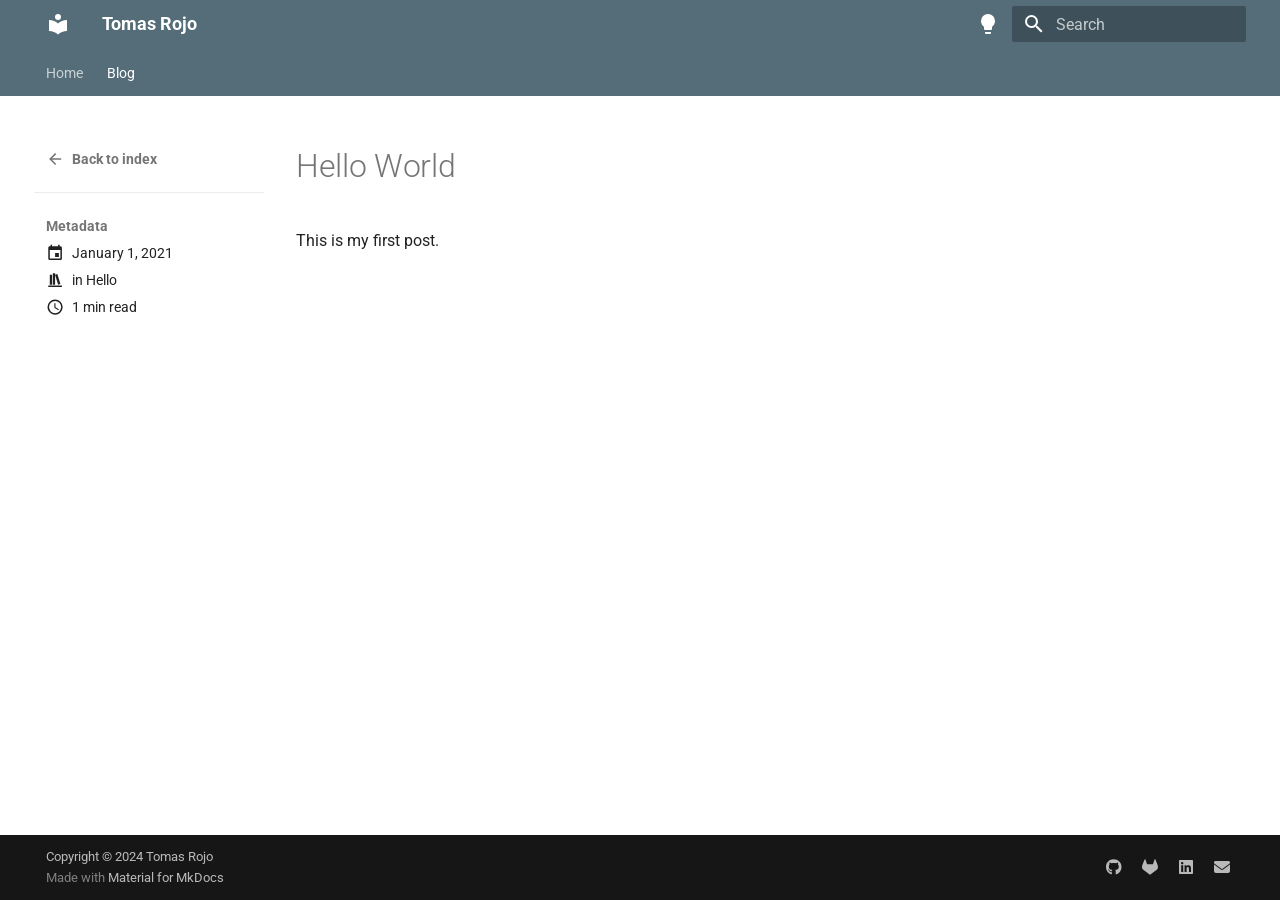
<file: blog/2021/01/01/hello-world/index.html>
<!doctype html>
<html lang="en" class="no-js">
  <head>
    
      <meta charset="utf-8">
      <meta name="viewport" content="width=device-width,initial-scale=1">
      
      
        <meta name="author" content="Tomas Rojo">
      
      
        <link rel="canonical" href="https://tomasrojo.cloud/blog/2021/01/01/hello-world/">
      
      
      
      
      <link rel="icon" href="../../../../../assets/images/favicon.png">
      <meta name="generator" content="mkdocs-1.5.3, mkdocs-material-9.5.17">
    
    
      
        <title>Hello World - Tomas Rojo</title>
      
    
    
      <link rel="stylesheet" href="../../../../../assets/stylesheets/main.bcfcd587.min.css">
      
        
        <link rel="stylesheet" href="../../../../../assets/stylesheets/palette.06af60db.min.css">
      
      


    
    
      
    
    
      
        
        
        <link rel="preconnect" href="https://fonts.gstatic.com" crossorigin>
        <link rel="stylesheet" href="https://fonts.googleapis.com/css?family=Roboto:300,300i,400,400i,700,700i%7CRoboto+Mono:400,400i,700,700i&display=fallback">
        <style>:root{--md-text-font:"Roboto";--md-code-font:"Roboto Mono"}</style>
      
    
    
    <script>__md_scope=new URL("../../../../..",location),__md_hash=e=>[...e].reduce((e,_)=>(e<<5)-e+_.charCodeAt(0),0),__md_get=(e,_=localStorage,t=__md_scope)=>JSON.parse(_.getItem(t.pathname+"."+e)),__md_set=(e,_,t=localStorage,a=__md_scope)=>{try{t.setItem(a.pathname+"."+e,JSON.stringify(_))}catch(e){}}</script>
    
      

    
    
      
        <meta  property="og:type"  content="website" >
      
        <meta  property="og:title"  content="Hello World - Tomas Rojo" >
      
        <meta  property="og:description"  content="None" >
      
        <meta  property="og:image"  content="https://tomasrojo.cloud/assets/images/social/blog/posts/hello-world.png" >
      
        <meta  property="og:image:type"  content="image/png" >
      
        <meta  property="og:image:width"  content="1200" >
      
        <meta  property="og:image:height"  content="630" >
      
        <meta  property="og:url"  content="https://tomasrojo.cloud/blog/2021/01/01/hello-world/" >
      
        <meta  name="twitter:card"  content="summary_large_image" >
      
        <meta  name="twitter:title"  content="Hello World - Tomas Rojo" >
      
        <meta  name="twitter:description"  content="None" >
      
        <meta  name="twitter:image"  content="https://tomasrojo.cloud/assets/images/social/blog/posts/hello-world.png" >
      
    
    
  </head>
  
  
    
    
      
    
    
    
    
    <body dir="ltr" data-md-color-scheme="default" data-md-color-primary="blue-grey" data-md-color-accent="indigo">
  
    
    <input class="md-toggle" data-md-toggle="drawer" type="checkbox" id="__drawer" autocomplete="off">
    <input class="md-toggle" data-md-toggle="search" type="checkbox" id="__search" autocomplete="off">
    <label class="md-overlay" for="__drawer"></label>
    <div data-md-component="skip">
      
        
        <a href="#hello-world" class="md-skip">
          Skip to content
        </a>
      
    </div>
    <div data-md-component="announce">
      
    </div>
    
    
      

<header class="md-header" data-md-component="header">
  <nav class="md-header__inner md-grid" aria-label="Header">
    <a href="../../../../.." title="Tomas Rojo" class="md-header__button md-logo" aria-label="Tomas Rojo" data-md-component="logo">
      
  
  <svg xmlns="http://www.w3.org/2000/svg" viewBox="0 0 24 24"><path d="M12 8a3 3 0 0 0 3-3 3 3 0 0 0-3-3 3 3 0 0 0-3 3 3 3 0 0 0 3 3m0 3.54C9.64 9.35 6.5 8 3 8v11c3.5 0 6.64 1.35 9 3.54 2.36-2.19 5.5-3.54 9-3.54V8c-3.5 0-6.64 1.35-9 3.54Z"/></svg>

    </a>
    <label class="md-header__button md-icon" for="__drawer">
      
      <svg xmlns="http://www.w3.org/2000/svg" viewBox="0 0 24 24"><path d="M3 6h18v2H3V6m0 5h18v2H3v-2m0 5h18v2H3v-2Z"/></svg>
    </label>
    <div class="md-header__title" data-md-component="header-title">
      <div class="md-header__ellipsis">
        <div class="md-header__topic">
          <span class="md-ellipsis">
            Tomas Rojo
          </span>
        </div>
        <div class="md-header__topic" data-md-component="header-topic">
          <span class="md-ellipsis">
            
              Hello World
            
          </span>
        </div>
      </div>
    </div>
    
      
        <form class="md-header__option" data-md-component="palette">
  
    
    
    
    <input class="md-option" data-md-color-media="" data-md-color-scheme="default" data-md-color-primary="blue-grey" data-md-color-accent="indigo"  aria-label="Switch to dark mode"  type="radio" name="__palette" id="__palette_0">
    
      <label class="md-header__button md-icon" title="Switch to dark mode" for="__palette_1" hidden>
        <svg xmlns="http://www.w3.org/2000/svg" viewBox="0 0 24 24"><path d="M12 2a7 7 0 0 0-7 7c0 2.38 1.19 4.47 3 5.74V17a1 1 0 0 0 1 1h6a1 1 0 0 0 1-1v-2.26c1.81-1.27 3-3.36 3-5.74a7 7 0 0 0-7-7M9 21a1 1 0 0 0 1 1h4a1 1 0 0 0 1-1v-1H9v1Z"/></svg>
      </label>
    
  
    
    
    
    <input class="md-option" data-md-color-media="" data-md-color-scheme="slate" data-md-color-primary="blue-grey" data-md-color-accent="indigo"  aria-label="Switch to light mode"  type="radio" name="__palette" id="__palette_1">
    
      <label class="md-header__button md-icon" title="Switch to light mode" for="__palette_0" hidden>
        <svg xmlns="http://www.w3.org/2000/svg" viewBox="0 0 24 24"><path d="M12 2a7 7 0 0 1 7 7c0 2.38-1.19 4.47-3 5.74V17a1 1 0 0 1-1 1H9a1 1 0 0 1-1-1v-2.26C6.19 13.47 5 11.38 5 9a7 7 0 0 1 7-7M9 21v-1h6v1a1 1 0 0 1-1 1h-4a1 1 0 0 1-1-1m3-17a5 5 0 0 0-5 5c0 2.05 1.23 3.81 3 4.58V16h4v-2.42c1.77-.77 3-2.53 3-4.58a5 5 0 0 0-5-5Z"/></svg>
      </label>
    
  
</form>
      
    
    
      <script>var media,input,key,value,palette=__md_get("__palette");if(palette&&palette.color){"(prefers-color-scheme)"===palette.color.media&&(media=matchMedia("(prefers-color-scheme: light)"),input=document.querySelector(media.matches?"[data-md-color-media='(prefers-color-scheme: light)']":"[data-md-color-media='(prefers-color-scheme: dark)']"),palette.color.media=input.getAttribute("data-md-color-media"),palette.color.scheme=input.getAttribute("data-md-color-scheme"),palette.color.primary=input.getAttribute("data-md-color-primary"),palette.color.accent=input.getAttribute("data-md-color-accent"));for([key,value]of Object.entries(palette.color))document.body.setAttribute("data-md-color-"+key,value)}</script>
    
    
    
      <label class="md-header__button md-icon" for="__search">
        
        <svg xmlns="http://www.w3.org/2000/svg" viewBox="0 0 24 24"><path d="M9.5 3A6.5 6.5 0 0 1 16 9.5c0 1.61-.59 3.09-1.56 4.23l.27.27h.79l5 5-1.5 1.5-5-5v-.79l-.27-.27A6.516 6.516 0 0 1 9.5 16 6.5 6.5 0 0 1 3 9.5 6.5 6.5 0 0 1 9.5 3m0 2C7 5 5 7 5 9.5S7 14 9.5 14 14 12 14 9.5 12 5 9.5 5Z"/></svg>
      </label>
      <div class="md-search" data-md-component="search" role="dialog">
  <label class="md-search__overlay" for="__search"></label>
  <div class="md-search__inner" role="search">
    <form class="md-search__form" name="search">
      <input type="text" class="md-search__input" name="query" aria-label="Search" placeholder="Search" autocapitalize="off" autocorrect="off" autocomplete="off" spellcheck="false" data-md-component="search-query" required>
      <label class="md-search__icon md-icon" for="__search">
        
        <svg xmlns="http://www.w3.org/2000/svg" viewBox="0 0 24 24"><path d="M9.5 3A6.5 6.5 0 0 1 16 9.5c0 1.61-.59 3.09-1.56 4.23l.27.27h.79l5 5-1.5 1.5-5-5v-.79l-.27-.27A6.516 6.516 0 0 1 9.5 16 6.5 6.5 0 0 1 3 9.5 6.5 6.5 0 0 1 9.5 3m0 2C7 5 5 7 5 9.5S7 14 9.5 14 14 12 14 9.5 12 5 9.5 5Z"/></svg>
        
        <svg xmlns="http://www.w3.org/2000/svg" viewBox="0 0 24 24"><path d="M20 11v2H8l5.5 5.5-1.42 1.42L4.16 12l7.92-7.92L13.5 5.5 8 11h12Z"/></svg>
      </label>
      <nav class="md-search__options" aria-label="Search">
        
        <button type="reset" class="md-search__icon md-icon" title="Clear" aria-label="Clear" tabindex="-1">
          
          <svg xmlns="http://www.w3.org/2000/svg" viewBox="0 0 24 24"><path d="M19 6.41 17.59 5 12 10.59 6.41 5 5 6.41 10.59 12 5 17.59 6.41 19 12 13.41 17.59 19 19 17.59 13.41 12 19 6.41Z"/></svg>
        </button>
      </nav>
      
    </form>
    <div class="md-search__output">
      <div class="md-search__scrollwrap" data-md-scrollfix>
        <div class="md-search-result" data-md-component="search-result">
          <div class="md-search-result__meta">
            Initializing search
          </div>
          <ol class="md-search-result__list" role="presentation"></ol>
        </div>
      </div>
    </div>
  </div>
</div>
    
    
  </nav>
  
</header>
    
    <div class="md-container" data-md-component="container">
      
      
        
          
            
<nav class="md-tabs" aria-label="Tabs" data-md-component="tabs">
  <div class="md-grid">
    <ul class="md-tabs__list">
      
        
  
  
  
    
    
      <li class="md-tabs__item">
        <a href="../../../../.." class="md-tabs__link">
          
  
  Home

        </a>
      </li>
    
  

      
        
  
  
    
  
  
    
    
      <li class="md-tabs__item md-tabs__item--active">
        <a href="../../../../" class="md-tabs__link">
          
  
  Blog

        </a>
      </li>
    
  

      
    </ul>
  </div>
</nav>
          
        
      
      <main class="md-main" data-md-component="main">
        <div class="md-main__inner md-grid">
          
            
              
                
              
              <div class="md-sidebar md-sidebar--primary" data-md-component="sidebar" data-md-type="navigation" hidden>
                <div class="md-sidebar__scrollwrap">
                  <div class="md-sidebar__inner">
                    


  


<nav class="md-nav md-nav--primary md-nav--lifted" aria-label="Navigation" data-md-level="0">
  <label class="md-nav__title" for="__drawer">
    <a href="../../../../.." title="Tomas Rojo" class="md-nav__button md-logo" aria-label="Tomas Rojo" data-md-component="logo">
      
  
  <svg xmlns="http://www.w3.org/2000/svg" viewBox="0 0 24 24"><path d="M12 8a3 3 0 0 0 3-3 3 3 0 0 0-3-3 3 3 0 0 0-3 3 3 3 0 0 0 3 3m0 3.54C9.64 9.35 6.5 8 3 8v11c3.5 0 6.64 1.35 9 3.54 2.36-2.19 5.5-3.54 9-3.54V8c-3.5 0-6.64 1.35-9 3.54Z"/></svg>

    </a>
    Tomas Rojo
  </label>
  
  <ul class="md-nav__list" data-md-scrollfix>
    
      
      
  
  
  
  
    
    
    
      
      
    
    
    <li class="md-nav__item md-nav__item--nested">
      
        
        
        <input class="md-nav__toggle md-toggle " type="checkbox" id="__nav_1" >
        
          
          <label class="md-nav__link" for="__nav_1" id="__nav_1_label" tabindex="0">
            
  
  <span class="md-ellipsis">
    Home
  </span>
  

            <span class="md-nav__icon md-icon"></span>
          </label>
        
        <nav class="md-nav" data-md-level="1" aria-labelledby="__nav_1_label" aria-expanded="false">
          <label class="md-nav__title" for="__nav_1">
            <span class="md-nav__icon md-icon"></span>
            Home
          </label>
          <ul class="md-nav__list" data-md-scrollfix>
            
              
                
  
  
  
  
    <li class="md-nav__item">
      <a href="../../../../.." class="md-nav__link">
        
  
  <span class="md-ellipsis">
    About
  </span>
  

      </a>
    </li>
  

              
            
          </ul>
        </nav>
      
    </li>
  

    
      
      
  
  
    
  
  
  
    
    
    
      
        
        
      
      
    
    
    <li class="md-nav__item md-nav__item--active md-nav__item--section md-nav__item--nested">
      
        
        
        <input class="md-nav__toggle md-toggle " type="checkbox" id="__nav_2" checked>
        
          
          <label class="md-nav__link" for="__nav_2" id="__nav_2_label" tabindex="">
            
  
  <span class="md-ellipsis">
    Blog
  </span>
  

            <span class="md-nav__icon md-icon"></span>
          </label>
        
        <nav class="md-nav" data-md-level="1" aria-labelledby="__nav_2_label" aria-expanded="true">
          <label class="md-nav__title" for="__nav_2">
            <span class="md-nav__icon md-icon"></span>
            Blog
          </label>
          <ul class="md-nav__list" data-md-scrollfix>
            
              
                
  
  
    
  
  
    
  
  
    <li class="md-nav__item md-nav__item--active">
      <a href="../../../../" class="md-nav__link">
        
  
  <span class="md-ellipsis">
    Index
  </span>
  

      </a>
    </li>
  

              
            
              
                
  
  
  
  
    
    
    
      
      
    
    
    <li class="md-nav__item md-nav__item--nested">
      
        
        
        <input class="md-nav__toggle md-toggle " type="checkbox" id="__nav_2_2" >
        
          
          <label class="md-nav__link" for="__nav_2_2" id="__nav_2_2_label" tabindex="0">
            
  
  <span class="md-ellipsis">
    Archive
  </span>
  

            <span class="md-nav__icon md-icon"></span>
          </label>
        
        <nav class="md-nav" data-md-level="2" aria-labelledby="__nav_2_2_label" aria-expanded="false">
          <label class="md-nav__title" for="__nav_2_2">
            <span class="md-nav__icon md-icon"></span>
            Archive
          </label>
          <ul class="md-nav__list" data-md-scrollfix>
            
              
                
  
  
  
    
  
  
    <li class="md-nav__item">
      <a href="../../../../archive/2021/" class="md-nav__link">
        
  
  <span class="md-ellipsis">
    2021
  </span>
  

      </a>
    </li>
  

              
            
          </ul>
        </nav>
      
    </li>
  

              
            
              
                
  
  
  
  
    
    
    
      
      
    
    
    <li class="md-nav__item md-nav__item--nested">
      
        
        
        <input class="md-nav__toggle md-toggle " type="checkbox" id="__nav_2_3" >
        
          
          <label class="md-nav__link" for="__nav_2_3" id="__nav_2_3_label" tabindex="0">
            
  
  <span class="md-ellipsis">
    Categories
  </span>
  

            <span class="md-nav__icon md-icon"></span>
          </label>
        
        <nav class="md-nav" data-md-level="2" aria-labelledby="__nav_2_3_label" aria-expanded="false">
          <label class="md-nav__title" for="__nav_2_3">
            <span class="md-nav__icon md-icon"></span>
            Categories
          </label>
          <ul class="md-nav__list" data-md-scrollfix>
            
              
                
  
  
  
    
  
  
    <li class="md-nav__item">
      <a href="../../../../category/hello/" class="md-nav__link">
        
  
  <span class="md-ellipsis">
    Hello
  </span>
  

      </a>
    </li>
  

              
            
          </ul>
        </nav>
      
    </li>
  

              
            
          </ul>
        </nav>
      
    </li>
  

    
  </ul>
</nav>
                  </div>
                </div>
              </div>
            
            
              
                
              
              <div class="md-sidebar md-sidebar--secondary" data-md-component="sidebar" data-md-type="toc" >
                <div class="md-sidebar__scrollwrap">
                  <div class="md-sidebar__inner">
                    

<nav class="md-nav md-nav--secondary" aria-label="Table of contents">
  
  
  
    
  
  
</nav>
                  </div>
                </div>
              </div>
            
          
          
  <div class="md-content md-content--post" data-md-component="content">
    <div class="md-sidebar md-sidebar--post" data-md-component="sidebar" data-md-type="navigation">
      <div class="md-sidebar__scrollwrap">
        <div class="md-sidebar__inner md-post">
          <nav class="md-nav md-nav--primary">
            <div class="md-post__back">
              <div class="md-nav__title md-nav__container">
                <a href="../../../../" class="md-nav__link">
                  <svg xmlns="http://www.w3.org/2000/svg" viewBox="0 0 24 24"><path d="M20 11v2H8l5.5 5.5-1.42 1.42L4.16 12l7.92-7.92L13.5 5.5 8 11h12Z"/></svg>
                  <span class="md-ellipsis">
                    Back to index
                  </span>
                </a>
              </div>
            </div>
            
            <ul class="md-post__meta md-nav__list">
              <li class="md-nav__item md-nav__item--section">
                <div class="md-post__title">
                  <span class="md-ellipsis">
                    Metadata
                  </span>
                </div>
                <nav class="md-nav">
                  <ul class="md-nav__list">
                    <li class="md-nav__item">
                      <div class="md-nav__link">
                        <svg xmlns="http://www.w3.org/2000/svg" viewBox="0 0 24 24"><path d="M19 19H5V8h14m-3-7v2H8V1H6v2H5c-1.11 0-2 .89-2 2v14a2 2 0 0 0 2 2h14a2 2 0 0 0 2-2V5a2 2 0 0 0-2-2h-1V1m-1 11h-5v5h5v-5Z"/></svg>
                        <time datetime="2021-01-01 00:00:00" class="md-ellipsis">January 1, 2021</time>
                      </div>
                    </li>
                    
                    
                      <li class="md-nav__item">
                        <div class="md-nav__link">
                          <svg xmlns="http://www.w3.org/2000/svg" viewBox="0 0 24 24"><path d="M9 3v15h3V3H9m3 2 4 13 3-1-4-13-3 1M5 5v13h3V5H5M3 19v2h18v-2H3Z"/></svg>
                          <span class="md-ellipsis">
                            in
                            
                              <a href="../../../../category/hello/">Hello</a></span>
                        </div>
                      </li>
                    
                    
                      
                      <li class="md-nav__item">
                        <div class="md-nav__link">
                          <svg xmlns="http://www.w3.org/2000/svg" viewBox="0 0 24 24"><path d="M12 20a8 8 0 0 0 8-8 8 8 0 0 0-8-8 8 8 0 0 0-8 8 8 8 0 0 0 8 8m0-18a10 10 0 0 1 10 10 10 10 0 0 1-10 10C6.47 22 2 17.5 2 12A10 10 0 0 1 12 2m.5 5v5.25l4.5 2.67-.75 1.23L11 13V7h1.5Z"/></svg>
                          <span class="md-ellipsis">
                            
                              1 min read
                            
                          </span>
                        </div>
                      </li>
                    
                  </ul>
                </nav>
              </li>
            </ul>
          </nav>
          
        </div>
      </div>
    </div>
    <article class="md-content__inner md-typeset">
      
        


<h1 id="hello-world">Hello World</h1>
<p>This is my first post.</p>







  
  




  



      
    </article>
  </div>

          
<script>var target=document.getElementById(location.hash.slice(1));target&&target.name&&(target.checked=target.name.startsWith("__tabbed_"))</script>
        </div>
        
      </main>
      
        <footer class="md-footer">
  
  <div class="md-footer-meta md-typeset">
    <div class="md-footer-meta__inner md-grid">
      <div class="md-copyright">
  
    <div class="md-copyright__highlight">
      Copyright &copy; 2024 Tomas Rojo
    </div>
  
  
    Made with
    <a href="https://squidfunk.github.io/mkdocs-material/" target="_blank" rel="noopener">
      Material for MkDocs
    </a>
  
</div>
      
        <div class="md-social">
  
    
    
    
    
      
      
    
    <a href="https://github.com/tomas-rojo" target="_blank" rel="noopener" title="github.com" class="md-social__link">
      <svg xmlns="http://www.w3.org/2000/svg" viewBox="0 0 496 512"><!--! Font Awesome Free 6.5.1 by @fontawesome - https://fontawesome.com License - https://fontawesome.com/license/free (Icons: CC BY 4.0, Fonts: SIL OFL 1.1, Code: MIT License) Copyright 2023 Fonticons, Inc.--><path d="M165.9 397.4c0 2-2.3 3.6-5.2 3.6-3.3.3-5.6-1.3-5.6-3.6 0-2 2.3-3.6 5.2-3.6 3-.3 5.6 1.3 5.6 3.6zm-31.1-4.5c-.7 2 1.3 4.3 4.3 4.9 2.6 1 5.6 0 6.2-2s-1.3-4.3-4.3-5.2c-2.6-.7-5.5.3-6.2 2.3zm44.2-1.7c-2.9.7-4.9 2.6-4.6 4.9.3 2 2.9 3.3 5.9 2.6 2.9-.7 4.9-2.6 4.6-4.6-.3-1.9-3-3.2-5.9-2.9zM244.8 8C106.1 8 0 113.3 0 252c0 110.9 69.8 205.8 169.5 239.2 12.8 2.3 17.3-5.6 17.3-12.1 0-6.2-.3-40.4-.3-61.4 0 0-70 15-84.7-29.8 0 0-11.4-29.1-27.8-36.6 0 0-22.9-15.7 1.6-15.4 0 0 24.9 2 38.6 25.8 21.9 38.6 58.6 27.5 72.9 20.9 2.3-16 8.8-27.1 16-33.7-55.9-6.2-112.3-14.3-112.3-110.5 0-27.5 7.6-41.3 23.6-58.9-2.6-6.5-11.1-33.3 2.6-67.9 20.9-6.5 69 27 69 27 20-5.6 41.5-8.5 62.8-8.5s42.8 2.9 62.8 8.5c0 0 48.1-33.6 69-27 13.7 34.7 5.2 61.4 2.6 67.9 16 17.7 25.8 31.5 25.8 58.9 0 96.5-58.9 104.2-114.8 110.5 9.2 7.9 17 22.9 17 46.4 0 33.7-.3 75.4-.3 83.6 0 6.5 4.6 14.4 17.3 12.1C428.2 457.8 496 362.9 496 252 496 113.3 383.5 8 244.8 8zM97.2 352.9c-1.3 1-1 3.3.7 5.2 1.6 1.6 3.9 2.3 5.2 1 1.3-1 1-3.3-.7-5.2-1.6-1.6-3.9-2.3-5.2-1zm-10.8-8.1c-.7 1.3.3 2.9 2.3 3.9 1.6 1 3.6.7 4.3-.7.7-1.3-.3-2.9-2.3-3.9-2-.6-3.6-.3-4.3.7zm32.4 35.6c-1.6 1.3-1 4.3 1.3 6.2 2.3 2.3 5.2 2.6 6.5 1 1.3-1.3.7-4.3-1.3-6.2-2.2-2.3-5.2-2.6-6.5-1zm-11.4-14.7c-1.6 1-1.6 3.6 0 5.9 1.6 2.3 4.3 3.3 5.6 2.3 1.6-1.3 1.6-3.9 0-6.2-1.4-2.3-4-3.3-5.6-2z"/></svg>
    </a>
  
    
    
    
    
      
      
    
    <a href="https://gitlab.com/tomasrojo32" target="_blank" rel="noopener" title="gitlab.com" class="md-social__link">
      <svg xmlns="http://www.w3.org/2000/svg" viewBox="0 0 512 512"><!--! Font Awesome Free 6.5.1 by @fontawesome - https://fontawesome.com License - https://fontawesome.com/license/free (Icons: CC BY 4.0, Fonts: SIL OFL 1.1, Code: MIT License) Copyright 2023 Fonticons, Inc.--><path d="m503.5 204.6-.7-1.8-69.7-181.78c-1.4-3.57-3.9-6.59-7.2-8.64-2.4-1.55-5.1-2.515-8-2.81-2.9-.295-5.7.083-8.4 1.11-2.7 1.02-5.1 2.66-7.1 4.78-1.9 2.12-3.3 4.67-4.1 7.44l-47 144H160.8l-47.1-144c-.8-2.77-2.2-5.31-4.1-7.43-2-2.12-4.4-3.75-7.1-4.77a18.1 18.1 0 0 0-8.38-1.113 18.4 18.4 0 0 0-8.04 2.793 18.09 18.09 0 0 0-7.16 8.64L9.267 202.8l-.724 1.8a129.57 129.57 0 0 0-3.52 82c7.747 26.9 24.047 50.7 46.447 67.6l.27.2.59.4 105.97 79.5 52.6 39.7 32 24.2c3.7 1.9 8.3 4.3 13 4.3 4.7 0 9.3-2.4 13-4.3l32-24.2 52.6-39.7 106.7-79.9.3-.3c22.4-16.9 38.7-40.6 45.6-67.5 8.6-27 7.4-55.8-2.6-82z"/></svg>
    </a>
  
    
    
    
    
      
      
    
    <a href="https://www.linkedin.com/in/tomas-rojo/" target="_blank" rel="noopener" title="www.linkedin.com" class="md-social__link">
      <svg xmlns="http://www.w3.org/2000/svg" viewBox="0 0 448 512"><!--! Font Awesome Free 6.5.1 by @fontawesome - https://fontawesome.com License - https://fontawesome.com/license/free (Icons: CC BY 4.0, Fonts: SIL OFL 1.1, Code: MIT License) Copyright 2023 Fonticons, Inc.--><path d="M416 32H31.9C14.3 32 0 46.5 0 64.3v383.4C0 465.5 14.3 480 31.9 480H416c17.6 0 32-14.5 32-32.3V64.3c0-17.8-14.4-32.3-32-32.3zM135.4 416H69V202.2h66.5V416zm-33.2-243c-21.3 0-38.5-17.3-38.5-38.5S80.9 96 102.2 96c21.2 0 38.5 17.3 38.5 38.5 0 21.3-17.2 38.5-38.5 38.5zm282.1 243h-66.4V312c0-24.8-.5-56.7-34.5-56.7-34.6 0-39.9 27-39.9 54.9V416h-66.4V202.2h63.7v29.2h.9c8.9-16.8 30.6-34.5 62.9-34.5 67.2 0 79.7 44.3 79.7 101.9V416z"/></svg>
    </a>
  
    
    
    
    
    <a href="mailto:info@tomasrojo.cloud" target="_blank" rel="noopener" title="" class="md-social__link">
      <svg xmlns="http://www.w3.org/2000/svg" viewBox="0 0 512 512"><!--! Font Awesome Free 6.5.1 by @fontawesome - https://fontawesome.com License - https://fontawesome.com/license/free (Icons: CC BY 4.0, Fonts: SIL OFL 1.1, Code: MIT License) Copyright 2023 Fonticons, Inc.--><path d="M48 64C21.5 64 0 85.5 0 112c0 15.1 7.1 29.3 19.2 38.4l217.6 163.2c11.4 8.5 27 8.5 38.4 0l217.6-163.2c12.1-9.1 19.2-23.3 19.2-38.4 0-26.5-21.5-48-48-48H48zM0 176v208c0 35.3 28.7 64 64 64h384c35.3 0 64-28.7 64-64V176L294.4 339.2a63.9 63.9 0 0 1-76.8 0L0 176z"/></svg>
    </a>
  
</div>
      
    </div>
  </div>
</footer>
      
    </div>
    <div class="md-dialog" data-md-component="dialog">
      <div class="md-dialog__inner md-typeset"></div>
    </div>
    
    
    <script id="__config" type="application/json">{"base": "../../../../..", "features": ["navigation.tabs", "content.code.annotate", "content.code.copy"], "search": "../../../../../assets/javascripts/workers/search.b8dbb3d2.min.js", "translations": {"clipboard.copied": "Copied to clipboard", "clipboard.copy": "Copy to clipboard", "search.result.more.one": "1 more on this page", "search.result.more.other": "# more on this page", "search.result.none": "No matching documents", "search.result.one": "1 matching document", "search.result.other": "# matching documents", "search.result.placeholder": "Type to start searching", "search.result.term.missing": "Missing", "select.version": "Select version"}}</script>
    
    
      <script src="../../../../../assets/javascripts/bundle.1e8ae164.min.js"></script>
      
    
  </body>
</html>
</file>
<file: assets/stylesheets/main.bcfcd587.min.css>
@charset "UTF-8";html{-webkit-text-size-adjust:none;-moz-text-size-adjust:none;text-size-adjust:none;box-sizing:border-box}*,:after,:before{box-sizing:inherit}@media (prefers-reduced-motion){*,:after,:before{transition:none!important}}body{margin:0}a,button,input,label{-webkit-tap-highlight-color:transparent}a{color:inherit;text-decoration:none}hr{border:0;box-sizing:initial;display:block;height:.05rem;overflow:visible;padding:0}small{font-size:80%}sub,sup{line-height:1em}img{border-style:none}table{border-collapse:initial;border-spacing:0}td,th{font-weight:400;vertical-align:top}button{background:#0000;border:0;font-family:inherit;font-size:inherit;margin:0;padding:0}input{border:0;outline:none}:root{--md-primary-fg-color:#4051b5;--md-primary-fg-color--light:#5d6cc0;--md-primary-fg-color--dark:#303fa1;--md-primary-bg-color:#fff;--md-primary-bg-color--light:#ffffffb3;--md-accent-fg-color:#526cfe;--md-accent-fg-color--transparent:#526cfe1a;--md-accent-bg-color:#fff;--md-accent-bg-color--light:#ffffffb3}[data-md-color-scheme=default]{color-scheme:light}[data-md-color-scheme=default] img[src$="#gh-dark-mode-only"],[data-md-color-scheme=default] img[src$="#only-dark"]{display:none}:root,[data-md-color-scheme=default]{--md-hue:225deg;--md-default-fg-color:#000000de;--md-default-fg-color--light:#0000008a;--md-default-fg-color--lighter:#00000052;--md-default-fg-color--lightest:#00000012;--md-default-bg-color:#fff;--md-default-bg-color--light:#ffffffb3;--md-default-bg-color--lighter:#ffffff4d;--md-default-bg-color--lightest:#ffffff1f;--md-code-fg-color:#36464e;--md-code-bg-color:#f5f5f5;--md-code-hl-color:#4287ff;--md-code-hl-color--light:#4287ff1a;--md-code-hl-number-color:#d52a2a;--md-code-hl-special-color:#db1457;--md-code-hl-function-color:#a846b9;--md-code-hl-constant-color:#6e59d9;--md-code-hl-keyword-color:#3f6ec6;--md-code-hl-string-color:#1c7d4d;--md-code-hl-name-color:var(--md-code-fg-color);--md-code-hl-operator-color:var(--md-default-fg-color--light);--md-code-hl-punctuation-color:var(--md-default-fg-color--light);--md-code-hl-comment-color:var(--md-default-fg-color--light);--md-code-hl-generic-color:var(--md-default-fg-color--light);--md-code-hl-variable-color:var(--md-default-fg-color--light);--md-typeset-color:var(--md-default-fg-color);--md-typeset-a-color:var(--md-primary-fg-color);--md-typeset-del-color:#f5503d26;--md-typeset-ins-color:#0bd57026;--md-typeset-kbd-color:#fafafa;--md-typeset-kbd-accent-color:#fff;--md-typeset-kbd-border-color:#b8b8b8;--md-typeset-mark-color:#ffff0080;--md-typeset-table-color:#0000001f;--md-typeset-table-color--light:rgba(0,0,0,.035);--md-admonition-fg-color:var(--md-default-fg-color);--md-admonition-bg-color:var(--md-default-bg-color);--md-warning-fg-color:#000000de;--md-warning-bg-color:#ff9;--md-footer-fg-color:#fff;--md-footer-fg-color--light:#ffffffb3;--md-footer-fg-color--lighter:#ffffff73;--md-footer-bg-color:#000000de;--md-footer-bg-color--dark:#00000052;--md-shadow-z1:0 0.2rem 0.5rem #0000000d,0 0 0.05rem #0000001a;--md-shadow-z2:0 0.2rem 0.5rem #0000001a,0 0 0.05rem #00000040;--md-shadow-z3:0 0.2rem 0.5rem #0003,0 0 0.05rem #00000059}.md-icon svg{fill:currentcolor;display:block;height:1.2rem;width:1.2rem}body{-webkit-font-smoothing:antialiased;-moz-osx-font-smoothing:grayscale;--md-text-font-family:var(--md-text-font,_),-apple-system,BlinkMacSystemFont,Helvetica,Arial,sans-serif;--md-code-font-family:var(--md-code-font,_),SFMono-Regular,Consolas,Menlo,monospace}aside,body,input{font-feature-settings:"kern","liga";color:var(--md-typeset-color);font-family:var(--md-text-font-family)}code,kbd,pre{font-feature-settings:"kern";font-family:var(--md-code-font-family)}:root{--md-typeset-table-sort-icon:url('data:image/svg+xml;charset=utf-8,<svg xmlns="http://www.w3.org/2000/svg" viewBox="0 0 24 24"><path d="m18 21-4-4h3V7h-3l4-4 4 4h-3v10h3M2 19v-2h10v2M2 13v-2h7v2M2 7V5h4v2H2Z"/></svg>');--md-typeset-table-sort-icon--asc:url('data:image/svg+xml;charset=utf-8,<svg xmlns="http://www.w3.org/2000/svg" viewBox="0 0 24 24"><path d="M19 17h3l-4 4-4-4h3V3h2M2 17h10v2H2M6 5v2H2V5m0 6h7v2H2v-2Z"/></svg>');--md-typeset-table-sort-icon--desc:url('data:image/svg+xml;charset=utf-8,<svg xmlns="http://www.w3.org/2000/svg" viewBox="0 0 24 24"><path d="M19 7h3l-4-4-4 4h3v14h2M2 17h10v2H2M6 5v2H2V5m0 6h7v2H2v-2Z"/></svg>')}.md-typeset{-webkit-print-color-adjust:exact;color-adjust:exact;font-size:.8rem;line-height:1.6}@media print{.md-typeset{font-size:.68rem}}.md-typeset blockquote,.md-typeset dl,.md-typeset figure,.md-typeset ol,.md-typeset pre,.md-typeset ul{margin-bottom:1em;margin-top:1em}.md-typeset h1{color:var(--md-default-fg-color--light);font-size:2em;line-height:1.3;margin:0 0 1.25em}.md-typeset h1,.md-typeset h2{font-weight:300;letter-spacing:-.01em}.md-typeset h2{font-size:1.5625em;line-height:1.4;margin:1.6em 0 .64em}.md-typeset h3{font-size:1.25em;font-weight:400;letter-spacing:-.01em;line-height:1.5;margin:1.6em 0 .8em}.md-typeset h2+h3{margin-top:.8em}.md-typeset h4{font-weight:700;letter-spacing:-.01em;margin:1em 0}.md-typeset h5,.md-typeset h6{color:var(--md-default-fg-color--light);font-size:.8em;font-weight:700;letter-spacing:-.01em;margin:1.25em 0}.md-typeset h5{text-transform:uppercase}.md-typeset hr{border-bottom:.05rem solid var(--md-default-fg-color--lightest);display:flow-root;margin:1.5em 0}.md-typeset a{color:var(--md-typeset-a-color);word-break:break-word}.md-typeset a,.md-typeset a:before{transition:color 125ms}.md-typeset a:focus,.md-typeset a:hover{color:var(--md-accent-fg-color)}.md-typeset a:focus code,.md-typeset a:hover code{background-color:var(--md-accent-fg-color--transparent)}.md-typeset a code{color:currentcolor;transition:background-color 125ms}.md-typeset a.focus-visible{outline-color:var(--md-accent-fg-color);outline-offset:.2rem}.md-typeset code,.md-typeset kbd,.md-typeset pre{color:var(--md-code-fg-color);direction:ltr;font-variant-ligatures:none}@media print{.md-typeset code,.md-typeset kbd,.md-typeset pre{white-space:pre-wrap}}.md-typeset code{background-color:var(--md-code-bg-color);border-radius:.1rem;-webkit-box-decoration-break:clone;box-decoration-break:clone;font-size:.85em;padding:0 .2941176471em;word-break:break-word}.md-typeset code:not(.focus-visible){-webkit-tap-highlight-color:transparent;outline:none}.md-typeset pre{display:flow-root;line-height:1.4;position:relative}.md-typeset pre>code{-webkit-box-decoration-break:slice;box-decoration-break:slice;box-shadow:none;display:block;margin:0;outline-color:var(--md-accent-fg-color);overflow:auto;padding:.7720588235em 1.1764705882em;scrollbar-color:var(--md-default-fg-color--lighter) #0000;scrollbar-width:thin;touch-action:auto;word-break:normal}.md-typeset pre>code:hover{scrollbar-color:var(--md-accent-fg-color) #0000}.md-typeset pre>code::-webkit-scrollbar{height:.2rem;width:.2rem}.md-typeset pre>code::-webkit-scrollbar-thumb{background-color:var(--md-default-fg-color--lighter)}.md-typeset pre>code::-webkit-scrollbar-thumb:hover{background-color:var(--md-accent-fg-color)}.md-typeset kbd{background-color:var(--md-typeset-kbd-color);border-radius:.1rem;box-shadow:0 .1rem 0 .05rem var(--md-typeset-kbd-border-color),0 .1rem 0 var(--md-typeset-kbd-border-color),0 -.1rem .2rem var(--md-typeset-kbd-accent-color) inset;color:var(--md-default-fg-color);display:inline-block;font-size:.75em;padding:0 .6666666667em;vertical-align:text-top;word-break:break-word}.md-typeset mark{background-color:var(--md-typeset-mark-color);-webkit-box-decoration-break:clone;box-decoration-break:clone;color:inherit;word-break:break-word}.md-typeset abbr{border-bottom:.05rem dotted var(--md-default-fg-color--light);cursor:help;text-decoration:none}.md-typeset small{opacity:.75}[dir=ltr] .md-typeset sub,[dir=ltr] .md-typeset sup{margin-left:.078125em}[dir=rtl] .md-typeset sub,[dir=rtl] .md-typeset sup{margin-right:.078125em}[dir=ltr] .md-typeset blockquote{padding-left:.6rem}[dir=rtl] .md-typeset blockquote{padding-right:.6rem}[dir=ltr] .md-typeset blockquote{border-left:.2rem solid var(--md-default-fg-color--lighter)}[dir=rtl] .md-typeset blockquote{border-right:.2rem solid var(--md-default-fg-color--lighter)}.md-typeset blockquote{color:var(--md-default-fg-color--light);margin-left:0;margin-right:0}.md-typeset ul{list-style-type:disc}[dir=ltr] .md-typeset ol,[dir=ltr] .md-typeset ul{margin-left:.625em}[dir=rtl] .md-typeset ol,[dir=rtl] .md-typeset ul{margin-right:.625em}.md-typeset ol,.md-typeset ul{padding:0}.md-typeset ol:not([hidden]),.md-typeset ul:not([hidden]){display:flow-root}.md-typeset ol ol,.md-typeset ul ol{list-style-type:lower-alpha}.md-typeset ol ol ol,.md-typeset ul ol ol{list-style-type:lower-roman}[dir=ltr] .md-typeset ol li,[dir=ltr] .md-typeset ul li{margin-left:1.25em}[dir=rtl] .md-typeset ol li,[dir=rtl] .md-typeset ul li{margin-right:1.25em}.md-typeset ol li,.md-typeset ul li{margin-bottom:.5em}.md-typeset ol li blockquote,.md-typeset ol li p,.md-typeset ul li blockquote,.md-typeset ul li p{margin:.5em 0}.md-typeset ol li:last-child,.md-typeset ul li:last-child{margin-bottom:0}[dir=ltr] .md-typeset ol li ol,[dir=ltr] .md-typeset ol li ul,[dir=ltr] .md-typeset ul li ol,[dir=ltr] .md-typeset ul li ul{margin-left:.625em}[dir=rtl] .md-typeset ol li ol,[dir=rtl] .md-typeset ol li ul,[dir=rtl] .md-typeset ul li ol,[dir=rtl] .md-typeset ul li ul{margin-right:.625em}.md-typeset ol li ol,.md-typeset ol li ul,.md-typeset ul li ol,.md-typeset ul li ul{margin-bottom:.5em;margin-top:.5em}[dir=ltr] .md-typeset dd{margin-left:1.875em}[dir=rtl] .md-typeset dd{margin-right:1.875em}.md-typeset dd{margin-bottom:1.5em;margin-top:1em}.md-typeset img,.md-typeset svg,.md-typeset video{height:auto;max-width:100%}.md-typeset img[align=left]{margin:1em 1em 1em 0}.md-typeset img[align=right]{margin:1em 0 1em 1em}.md-typeset img[align]:only-child{margin-top:0}.md-typeset figure{display:flow-root;margin:1em auto;max-width:100%;text-align:center;width:-moz-fit-content;width:fit-content}.md-typeset figure img{display:block;margin:0 auto}.md-typeset figcaption{font-style:italic;margin:1em auto;max-width:24rem}.md-typeset iframe{max-width:100%}.md-typeset table:not([class]){background-color:var(--md-default-bg-color);border:.05rem solid var(--md-typeset-table-color);border-radius:.1rem;display:inline-block;font-size:.64rem;max-width:100%;overflow:auto;touch-action:auto}@media print{.md-typeset table:not([class]){display:table}}.md-typeset table:not([class])+*{margin-top:1.5em}.md-typeset table:not([class]) td>:first-child,.md-typeset table:not([class]) th>:first-child{margin-top:0}.md-typeset table:not([class]) td>:last-child,.md-typeset table:not([class]) th>:last-child{margin-bottom:0}.md-typeset table:not([class]) td:not([align]),.md-typeset table:not([class]) th:not([align]){text-align:left}[dir=rtl] .md-typeset table:not([class]) td:not([align]),[dir=rtl] .md-typeset table:not([class]) th:not([align]){text-align:right}.md-typeset table:not([class]) th{font-weight:700;min-width:5rem;padding:.9375em 1.25em;vertical-align:top}.md-typeset table:not([class]) td{border-top:.05rem solid var(--md-typeset-table-color);padding:.9375em 1.25em;vertical-align:top}.md-typeset table:not([class]) tbody tr{transition:background-color 125ms}.md-typeset table:not([class]) tbody tr:hover{background-color:var(--md-typeset-table-color--light);box-shadow:0 .05rem 0 var(--md-default-bg-color) inset}.md-typeset table:not([class]) a{word-break:normal}.md-typeset table th[role=columnheader]{cursor:pointer}[dir=ltr] .md-typeset table th[role=columnheader]:after{margin-left:.5em}[dir=rtl] .md-typeset table th[role=columnheader]:after{margin-right:.5em}.md-typeset table th[role=columnheader]:after{content:"";display:inline-block;height:1.2em;-webkit-mask-image:var(--md-typeset-table-sort-icon);mask-image:var(--md-typeset-table-sort-icon);-webkit-mask-repeat:no-repeat;mask-repeat:no-repeat;-webkit-mask-size:contain;mask-size:contain;transition:background-color 125ms;vertical-align:text-bottom;width:1.2em}.md-typeset table th[role=columnheader]:hover:after{background-color:var(--md-default-fg-color--lighter)}.md-typeset table th[role=columnheader][aria-sort=ascending]:after{background-color:var(--md-default-fg-color--light);-webkit-mask-image:var(--md-typeset-table-sort-icon--asc);mask-image:var(--md-typeset-table-sort-icon--asc)}.md-typeset table th[role=columnheader][aria-sort=descending]:after{background-color:var(--md-default-fg-color--light);-webkit-mask-image:var(--md-typeset-table-sort-icon--desc);mask-image:var(--md-typeset-table-sort-icon--desc)}.md-typeset__scrollwrap{margin:1em -.8rem;overflow-x:auto;touch-action:auto}.md-typeset__table{display:inline-block;margin-bottom:.5em;padding:0 .8rem}@media print{.md-typeset__table{display:block}}html .md-typeset__table table{display:table;margin:0;overflow:hidden;width:100%}@media screen and (max-width:44.984375em){.md-content__inner>pre{margin:1em -.8rem}.md-content__inner>pre code{border-radius:0}}.md-typeset .md-author{border-radius:100%;display:block;flex-shrink:0;height:1.6rem;overflow:hidden;position:relative;transition:color 125ms,transform 125ms;width:1.6rem}.md-typeset .md-author img{display:block}.md-typeset .md-author--more{background:var(--md-default-fg-color--lightest);color:var(--md-default-fg-color--lighter);font-size:.6rem;font-weight:700;line-height:1.6rem;text-align:center}.md-typeset .md-author--long{height:2.4rem;width:2.4rem}.md-typeset a.md-author{transform:scale(1)}.md-typeset a.md-author img{filter:grayscale(100%) opacity(75%);transition:filter 125ms}.md-typeset a.md-author:focus,.md-typeset a.md-author:hover{transform:scale(1.1);z-index:1}.md-typeset a.md-author:focus img,.md-typeset a.md-author:hover img{filter:grayscale(0)}.md-banner{background-color:var(--md-footer-bg-color);color:var(--md-footer-fg-color);overflow:auto}@media print{.md-banner{display:none}}.md-banner--warning{background-color:var(--md-warning-bg-color);color:var(--md-warning-fg-color)}.md-banner__inner{font-size:.7rem;margin:.6rem auto;padding:0 .8rem}[dir=ltr] .md-banner__button{float:right}[dir=rtl] .md-banner__button{float:left}.md-banner__button{color:inherit;cursor:pointer;transition:opacity .25s}.no-js .md-banner__button{display:none}.md-banner__button:hover{opacity:.7}html{font-size:125%;height:100%;overflow-x:hidden}@media screen and (min-width:100em){html{font-size:137.5%}}@media screen and (min-width:125em){html{font-size:150%}}body{background-color:var(--md-default-bg-color);display:flex;flex-direction:column;font-size:.5rem;min-height:100%;position:relative;width:100%}@media print{body{display:block}}@media screen and (max-width:59.984375em){body[data-md-scrolllock]{position:fixed}}.md-grid{margin-left:auto;margin-right:auto;max-width:61rem}.md-container{display:flex;flex-direction:column;flex-grow:1}@media print{.md-container{display:block}}.md-main{flex-grow:1}.md-main__inner{display:flex;height:100%;margin-top:1.5rem}.md-ellipsis{overflow:hidden;text-overflow:ellipsis}.md-toggle{display:none}.md-option{height:0;opacity:0;position:absolute;width:0}.md-option:checked+label:not([hidden]){display:block}.md-option.focus-visible+label{outline-color:var(--md-accent-fg-color);outline-style:auto}.md-skip{background-color:var(--md-default-fg-color);border-radius:.1rem;color:var(--md-default-bg-color);font-size:.64rem;margin:.5rem;opacity:0;outline-color:var(--md-accent-fg-color);padding:.3rem .5rem;position:fixed;transform:translateY(.4rem);z-index:-1}.md-skip:focus{opacity:1;transform:translateY(0);transition:transform .25s cubic-bezier(.4,0,.2,1),opacity 175ms 75ms;z-index:10}@page{margin:25mm}:root{--md-clipboard-icon:url('data:image/svg+xml;charset=utf-8,<svg xmlns="http://www.w3.org/2000/svg" viewBox="0 0 24 24"><path d="M19 21H8V7h11m0-2H8a2 2 0 0 0-2 2v14a2 2 0 0 0 2 2h11a2 2 0 0 0 2-2V7a2 2 0 0 0-2-2m-3-4H4a2 2 0 0 0-2 2v14h2V3h12V1Z"/></svg>')}.md-clipboard{border-radius:.1rem;color:var(--md-default-fg-color--lightest);cursor:pointer;height:1.5em;outline-color:var(--md-accent-fg-color);outline-offset:.1rem;position:absolute;right:.5em;top:.5em;transition:color .25s;width:1.5em;z-index:1}@media print{.md-clipboard{display:none}}.md-clipboard:not(.focus-visible){-webkit-tap-highlight-color:transparent;outline:none}:hover>.md-clipboard{color:var(--md-default-fg-color--light)}.md-clipboard:focus,.md-clipboard:hover{color:var(--md-accent-fg-color)}.md-clipboard:after{background-color:currentcolor;content:"";display:block;height:1.125em;margin:0 auto;-webkit-mask-image:var(--md-clipboard-icon);mask-image:var(--md-clipboard-icon);-webkit-mask-position:center;mask-position:center;-webkit-mask-repeat:no-repeat;mask-repeat:no-repeat;-webkit-mask-size:contain;mask-size:contain;width:1.125em}.md-clipboard--inline{cursor:pointer}.md-clipboard--inline code{transition:color .25s,background-color .25s}.md-clipboard--inline:focus code,.md-clipboard--inline:hover code{background-color:var(--md-accent-fg-color--transparent);color:var(--md-accent-fg-color)}@keyframes consent{0%{opacity:0;transform:translateY(100%)}to{opacity:1;transform:translateY(0)}}@keyframes overlay{0%{opacity:0}to{opacity:1}}.md-consent__overlay{animation:overlay .25s both;-webkit-backdrop-filter:blur(.1rem);backdrop-filter:blur(.1rem);background-color:#0000008a;height:100%;opacity:1;position:fixed;top:0;width:100%;z-index:5}.md-consent__inner{animation:consent .5s cubic-bezier(.1,.7,.1,1) both;background-color:var(--md-default-bg-color);border:0;border-radius:.1rem;bottom:0;box-shadow:0 0 .2rem #0000001a,0 .2rem .4rem #0003;max-height:100%;overflow:auto;padding:0;position:fixed;width:100%;z-index:5}.md-consent__form{padding:.8rem}.md-consent__settings{display:none;margin:1em 0}input:checked+.md-consent__settings{display:block}.md-consent__controls{margin-bottom:.8rem}.md-typeset .md-consent__controls .md-button{display:inline}@media screen and (max-width:44.984375em){.md-typeset .md-consent__controls .md-button{display:block;margin-top:.4rem;text-align:center;width:100%}}.md-consent label{cursor:pointer}.md-content{flex-grow:1;min-width:0}.md-content__inner{margin:0 .8rem 1.2rem;padding-top:.6rem}@media screen and (min-width:76.25em){[dir=ltr] .md-sidebar--primary:not([hidden])~.md-content>.md-content__inner{margin-left:1.2rem}[dir=ltr] .md-sidebar--secondary:not([hidden])~.md-content>.md-content__inner,[dir=rtl] .md-sidebar--primary:not([hidden])~.md-content>.md-content__inner{margin-right:1.2rem}[dir=rtl] .md-sidebar--secondary:not([hidden])~.md-content>.md-content__inner{margin-left:1.2rem}}.md-content__inner:before{content:"";display:block;height:.4rem}.md-content__inner>:last-child{margin-bottom:0}[dir=ltr] .md-content__button{float:right}[dir=rtl] .md-content__button{float:left}[dir=ltr] .md-content__button{margin-left:.4rem}[dir=rtl] .md-content__button{margin-right:.4rem}.md-content__button{margin:.4rem 0;padding:0}@media print{.md-content__button{display:none}}.md-typeset .md-content__button{color:var(--md-default-fg-color--lighter)}.md-content__button svg{display:inline;vertical-align:top}[dir=rtl] .md-content__button svg{transform:scaleX(-1)}[dir=ltr] .md-dialog{right:.8rem}[dir=rtl] .md-dialog{left:.8rem}.md-dialog{background-color:var(--md-default-fg-color);border-radius:.1rem;bottom:.8rem;box-shadow:var(--md-shadow-z3);min-width:11.1rem;opacity:0;padding:.4rem .6rem;pointer-events:none;position:fixed;transform:translateY(100%);transition:transform 0ms .4s,opacity .4s;z-index:4}@media print{.md-dialog{display:none}}.md-dialog--active{opacity:1;pointer-events:auto;transform:translateY(0);transition:transform .4s cubic-bezier(.075,.85,.175,1),opacity .4s}.md-dialog__inner{color:var(--md-default-bg-color);font-size:.7rem}.md-feedback{margin:2em 0 1em;text-align:center}.md-feedback fieldset{border:none;margin:0;padding:0}.md-feedback__title{font-weight:700;margin:1em auto}.md-feedback__inner{position:relative}.md-feedback__list{display:flex;flex-wrap:wrap;place-content:baseline center;position:relative}.md-feedback__list:hover .md-icon:not(:disabled){color:var(--md-default-fg-color--lighter)}:disabled .md-feedback__list{min-height:1.8rem}.md-feedback__icon{color:var(--md-default-fg-color--light);cursor:pointer;flex-shrink:0;margin:0 .1rem;transition:color 125ms}.md-feedback__icon:not(:disabled).md-icon:hover{color:var(--md-accent-fg-color)}.md-feedback__icon:disabled{color:var(--md-default-fg-color--lightest);pointer-events:none}.md-feedback__note{opacity:0;position:relative;transform:translateY(.4rem);transition:transform .4s cubic-bezier(.1,.7,.1,1),opacity .15s}.md-feedback__note>*{margin:0 auto;max-width:16rem}:disabled .md-feedback__note{opacity:1;transform:translateY(0)}.md-footer{background-color:var(--md-footer-bg-color);color:var(--md-footer-fg-color)}@media print{.md-footer{display:none}}.md-footer__inner{justify-content:space-between;overflow:auto;padding:.2rem}.md-footer__inner:not([hidden]){display:flex}.md-footer__link{align-items:end;display:flex;flex-grow:0.01;margin-bottom:.4rem;margin-top:1rem;max-width:100%;outline-color:var(--md-accent-fg-color);overflow:hidden;transition:opacity .25s}.md-footer__link:focus,.md-footer__link:hover{opacity:.7}[dir=rtl] .md-footer__link svg{transform:scaleX(-1)}@media screen and (max-width:44.984375em){.md-footer__link--prev{flex-shrink:0}.md-footer__link--prev .md-footer__title{display:none}}[dir=ltr] .md-footer__link--next{margin-left:auto}[dir=rtl] .md-footer__link--next{margin-right:auto}.md-footer__link--next{text-align:right}[dir=rtl] .md-footer__link--next{text-align:left}.md-footer__title{flex-grow:1;font-size:.9rem;margin-bottom:.7rem;max-width:calc(100% - 2.4rem);padding:0 1rem;white-space:nowrap}.md-footer__button{margin:.2rem;padding:.4rem}.md-footer__direction{font-size:.64rem;opacity:.7}.md-footer-meta{background-color:var(--md-footer-bg-color--dark)}.md-footer-meta__inner{display:flex;flex-wrap:wrap;justify-content:space-between;padding:.2rem}html .md-footer-meta.md-typeset a{color:var(--md-footer-fg-color--light)}html .md-footer-meta.md-typeset a:focus,html .md-footer-meta.md-typeset a:hover{color:var(--md-footer-fg-color)}.md-copyright{color:var(--md-footer-fg-color--lighter);font-size:.64rem;margin:auto .6rem;padding:.4rem 0;width:100%}@media screen and (min-width:45em){.md-copyright{width:auto}}.md-copyright__highlight{color:var(--md-footer-fg-color--light)}.md-social{display:inline-flex;gap:.2rem;margin:0 .4rem;padding:.2rem 0 .6rem}@media screen and (min-width:45em){.md-social{padding:.6rem 0}}.md-social__link{display:inline-block;height:1.6rem;text-align:center;width:1.6rem}.md-social__link:before{line-height:1.9}.md-social__link svg{fill:currentcolor;max-height:.8rem;vertical-align:-25%}.md-typeset .md-button{border:.1rem solid;border-radius:.1rem;color:var(--md-primary-fg-color);cursor:pointer;display:inline-block;font-weight:700;padding:.625em 2em;transition:color 125ms,background-color 125ms,border-color 125ms}.md-typeset .md-button--primary{background-color:var(--md-primary-fg-color);border-color:var(--md-primary-fg-color);color:var(--md-primary-bg-color)}.md-typeset .md-button:focus,.md-typeset .md-button:hover{background-color:var(--md-accent-fg-color);border-color:var(--md-accent-fg-color);color:var(--md-accent-bg-color)}[dir=ltr] .md-typeset .md-input{border-top-left-radius:.1rem}[dir=ltr] .md-typeset .md-input,[dir=rtl] .md-typeset .md-input{border-top-right-radius:.1rem}[dir=rtl] .md-typeset .md-input{border-top-left-radius:.1rem}.md-typeset .md-input{border-bottom:.1rem solid var(--md-default-fg-color--lighter);box-shadow:var(--md-shadow-z1);font-size:.8rem;height:1.8rem;padding:0 .6rem;transition:border .25s,box-shadow .25s}.md-typeset .md-input:focus,.md-typeset .md-input:hover{border-bottom-color:var(--md-accent-fg-color);box-shadow:var(--md-shadow-z2)}.md-typeset .md-input--stretch{width:100%}.md-header{background-color:var(--md-primary-fg-color);box-shadow:0 0 .2rem #0000,0 .2rem .4rem #0000;color:var(--md-primary-bg-color);display:block;left:0;position:sticky;right:0;top:0;z-index:4}@media print{.md-header{display:none}}.md-header[hidden]{transform:translateY(-100%);transition:transform .25s cubic-bezier(.8,0,.6,1),box-shadow .25s}.md-header--shadow{box-shadow:0 0 .2rem #0000001a,0 .2rem .4rem #0003;transition:transform .25s cubic-bezier(.1,.7,.1,1),box-shadow .25s}.md-header__inner{align-items:center;display:flex;padding:0 .2rem}.md-header__button{color:currentcolor;cursor:pointer;margin:.2rem;outline-color:var(--md-accent-fg-color);padding:.4rem;position:relative;transition:opacity .25s;vertical-align:middle;z-index:1}.md-header__button:hover{opacity:.7}.md-header__button:not([hidden]){display:inline-block}.md-header__button:not(.focus-visible){-webkit-tap-highlight-color:transparent;outline:none}.md-header__button.md-logo{margin:.2rem;padding:.4rem}@media screen and (max-width:76.234375em){.md-header__button.md-logo{display:none}}.md-header__button.md-logo img,.md-header__button.md-logo svg{fill:currentcolor;display:block;height:1.2rem;width:auto}@media screen and (min-width:60em){.md-header__button[for=__search]{display:none}}.no-js .md-header__button[for=__search]{display:none}[dir=rtl] .md-header__button[for=__search] svg{transform:scaleX(-1)}@media screen and (min-width:76.25em){.md-header__button[for=__drawer]{display:none}}.md-header__topic{display:flex;max-width:100%;position:absolute;transition:transform .4s cubic-bezier(.1,.7,.1,1),opacity .15s;white-space:nowrap}.md-header__topic+.md-header__topic{opacity:0;pointer-events:none;transform:translateX(1.25rem);transition:transform .4s cubic-bezier(1,.7,.1,.1),opacity .15s;z-index:-1}[dir=rtl] .md-header__topic+.md-header__topic{transform:translateX(-1.25rem)}.md-header__topic:first-child{font-weight:700}[dir=ltr] .md-header__title{margin-left:1rem;margin-right:.4rem}[dir=rtl] .md-header__title{margin-left:.4rem;margin-right:1rem}.md-header__title{flex-grow:1;font-size:.9rem;height:2.4rem;line-height:2.4rem}.md-header__title--active .md-header__topic{opacity:0;pointer-events:none;transform:translateX(-1.25rem);transition:transform .4s cubic-bezier(1,.7,.1,.1),opacity .15s;z-index:-1}[dir=rtl] .md-header__title--active .md-header__topic{transform:translateX(1.25rem)}.md-header__title--active .md-header__topic+.md-header__topic{opacity:1;pointer-events:auto;transform:translateX(0);transition:transform .4s cubic-bezier(.1,.7,.1,1),opacity .15s;z-index:0}.md-header__title>.md-header__ellipsis{height:100%;position:relative;width:100%}.md-header__option{display:flex;flex-shrink:0;max-width:100%;transition:max-width 0ms .25s,opacity .25s .25s;white-space:nowrap}[data-md-toggle=search]:checked~.md-header .md-header__option{max-width:0;opacity:0;transition:max-width 0ms,opacity 0ms}.md-header__option>input{bottom:0}.md-header__source{display:none}@media screen and (min-width:60em){[dir=ltr] .md-header__source{margin-left:1rem}[dir=rtl] .md-header__source{margin-right:1rem}.md-header__source{display:block;max-width:11.7rem;width:11.7rem}}@media screen and (min-width:76.25em){[dir=ltr] .md-header__source{margin-left:1.4rem}[dir=rtl] .md-header__source{margin-right:1.4rem}}.md-meta{color:var(--md-default-fg-color--light);font-size:.7rem;line-height:1.3}.md-meta__list{display:inline-flex;flex-wrap:wrap;list-style:none;margin:0;padding:0}.md-meta__item:not(:last-child):after{content:"·";margin-left:.2rem;margin-right:.2rem}.md-meta__link{color:var(--md-typeset-a-color)}.md-meta__link:focus,.md-meta__link:hover{color:var(--md-accent-fg-color)}.md-draft{background-color:#ff1744;border-radius:.125em;color:#fff;display:inline-block;font-weight:700;padding-left:.5714285714em;padding-right:.5714285714em}:root{--md-nav-icon--prev:url('data:image/svg+xml;charset=utf-8,<svg xmlns="http://www.w3.org/2000/svg" viewBox="0 0 24 24"><path d="M20 11v2H8l5.5 5.5-1.42 1.42L4.16 12l7.92-7.92L13.5 5.5 8 11h12Z"/></svg>');--md-nav-icon--next:url('data:image/svg+xml;charset=utf-8,<svg xmlns="http://www.w3.org/2000/svg" viewBox="0 0 24 24"><path d="M8.59 16.58 13.17 12 8.59 7.41 10 6l6 6-6 6-1.41-1.42Z"/></svg>');--md-toc-icon:url('data:image/svg+xml;charset=utf-8,<svg xmlns="http://www.w3.org/2000/svg" viewBox="0 0 24 24"><path d="M3 9h14V7H3v2m0 4h14v-2H3v2m0 4h14v-2H3v2m16 0h2v-2h-2v2m0-10v2h2V7h-2m0 6h2v-2h-2v2Z"/></svg>')}.md-nav{font-size:.7rem;line-height:1.3}.md-nav__title{color:var(--md-default-fg-color--light);display:block;font-weight:700;overflow:hidden;padding:0 .6rem;text-overflow:ellipsis}.md-nav__title .md-nav__button{display:none}.md-nav__title .md-nav__button img{height:100%;width:auto}.md-nav__title .md-nav__button.md-logo img,.md-nav__title .md-nav__button.md-logo svg{fill:currentcolor;display:block;height:2.4rem;max-width:100%;object-fit:contain;width:auto}.md-nav__list{list-style:none;margin:0;padding:0}.md-nav__link{align-items:flex-start;display:flex;gap:.4rem;margin-top:.625em;scroll-snap-align:start;transition:color 125ms}.md-nav__link--passed{color:var(--md-default-fg-color--light)}.md-nav__item .md-nav__link--active,.md-nav__item .md-nav__link--active code{color:var(--md-typeset-a-color)}.md-nav__link .md-ellipsis{position:relative}[dir=ltr] .md-nav__link .md-icon:last-child{margin-left:auto}[dir=rtl] .md-nav__link .md-icon:last-child{margin-right:auto}.md-nav__link svg{fill:currentcolor;flex-shrink:0;height:1.3em}.md-nav__link[for]:focus,.md-nav__link[for]:hover,.md-nav__link[href]:focus,.md-nav__link[href]:hover{color:var(--md-accent-fg-color);cursor:pointer}.md-nav__link.focus-visible{outline-color:var(--md-accent-fg-color);outline-offset:.2rem}.md-nav--primary .md-nav__link[for=__toc]{display:none}.md-nav--primary .md-nav__link[for=__toc] .md-icon:after{background-color:currentcolor;display:block;height:100%;-webkit-mask-image:var(--md-toc-icon);mask-image:var(--md-toc-icon);width:100%}.md-nav--primary .md-nav__link[for=__toc]~.md-nav{display:none}.md-nav__container>.md-nav__link{margin-top:0}.md-nav__container>.md-nav__link:first-child{flex-grow:1;min-width:0}.md-nav__icon{flex-shrink:0}.md-nav__source{display:none}@media screen and (max-width:76.234375em){.md-nav--primary,.md-nav--primary .md-nav{background-color:var(--md-default-bg-color);display:flex;flex-direction:column;height:100%;left:0;position:absolute;right:0;top:0;z-index:1}.md-nav--primary .md-nav__item,.md-nav--primary .md-nav__title{font-size:.8rem;line-height:1.5}.md-nav--primary .md-nav__title{background-color:var(--md-default-fg-color--lightest);color:var(--md-default-fg-color--light);cursor:pointer;height:5.6rem;line-height:2.4rem;padding:3rem .8rem .2rem;position:relative;white-space:nowrap}[dir=ltr] .md-nav--primary .md-nav__title .md-nav__icon{left:.4rem}[dir=rtl] .md-nav--primary .md-nav__title .md-nav__icon{right:.4rem}.md-nav--primary .md-nav__title .md-nav__icon{display:block;height:1.2rem;margin:.2rem;position:absolute;top:.4rem;width:1.2rem}.md-nav--primary .md-nav__title .md-nav__icon:after{background-color:currentcolor;content:"";display:block;height:100%;-webkit-mask-image:var(--md-nav-icon--prev);mask-image:var(--md-nav-icon--prev);-webkit-mask-position:center;mask-position:center;-webkit-mask-repeat:no-repeat;mask-repeat:no-repeat;-webkit-mask-size:contain;mask-size:contain;width:100%}.md-nav--primary .md-nav__title~.md-nav__list{background-color:var(--md-default-bg-color);box-shadow:0 .05rem 0 var(--md-default-fg-color--lightest) inset;overflow-y:auto;scroll-snap-type:y mandatory;touch-action:pan-y}.md-nav--primary .md-nav__title~.md-nav__list>:first-child{border-top:0}.md-nav--primary .md-nav__title[for=__drawer]{background-color:var(--md-primary-fg-color);color:var(--md-primary-bg-color);font-weight:700}.md-nav--primary .md-nav__title .md-logo{display:block;left:.2rem;margin:.2rem;padding:.4rem;position:absolute;right:.2rem;top:.2rem}.md-nav--primary .md-nav__list{flex:1}.md-nav--primary .md-nav__item{border-top:.05rem solid var(--md-default-fg-color--lightest)}.md-nav--primary .md-nav__item--active>.md-nav__link{color:var(--md-typeset-a-color)}.md-nav--primary .md-nav__item--active>.md-nav__link:focus,.md-nav--primary .md-nav__item--active>.md-nav__link:hover{color:var(--md-accent-fg-color)}.md-nav--primary .md-nav__link{margin-top:0;padding:.6rem .8rem}.md-nav--primary .md-nav__link svg{margin-top:.1em}.md-nav--primary .md-nav__link>.md-nav__link{padding:0}[dir=ltr] .md-nav--primary .md-nav__link .md-nav__icon{margin-right:-.2rem}[dir=rtl] .md-nav--primary .md-nav__link .md-nav__icon{margin-left:-.2rem}.md-nav--primary .md-nav__link .md-nav__icon{font-size:1.2rem;height:1.2rem;width:1.2rem}.md-nav--primary .md-nav__link .md-nav__icon:after{background-color:currentcolor;content:"";display:block;height:100%;-webkit-mask-image:var(--md-nav-icon--next);mask-image:var(--md-nav-icon--next);-webkit-mask-position:center;mask-position:center;-webkit-mask-repeat:no-repeat;mask-repeat:no-repeat;-webkit-mask-size:contain;mask-size:contain;width:100%}[dir=rtl] .md-nav--primary .md-nav__icon:after{transform:scale(-1)}.md-nav--primary .md-nav--secondary .md-nav{background-color:initial;position:static}[dir=ltr] .md-nav--primary .md-nav--secondary .md-nav .md-nav__link{padding-left:1.4rem}[dir=rtl] .md-nav--primary .md-nav--secondary .md-nav .md-nav__link{padding-right:1.4rem}[dir=ltr] .md-nav--primary .md-nav--secondary .md-nav .md-nav .md-nav__link{padding-left:2rem}[dir=rtl] .md-nav--primary .md-nav--secondary .md-nav .md-nav .md-nav__link{padding-right:2rem}[dir=ltr] .md-nav--primary .md-nav--secondary .md-nav .md-nav .md-nav .md-nav__link{padding-left:2.6rem}[dir=rtl] .md-nav--primary .md-nav--secondary .md-nav .md-nav .md-nav .md-nav__link{padding-right:2.6rem}[dir=ltr] .md-nav--primary .md-nav--secondary .md-nav .md-nav .md-nav .md-nav .md-nav__link{padding-left:3.2rem}[dir=rtl] .md-nav--primary .md-nav--secondary .md-nav .md-nav .md-nav .md-nav .md-nav__link{padding-right:3.2rem}.md-nav--secondary{background-color:initial}.md-nav__toggle~.md-nav{display:flex;opacity:0;transform:translateX(100%);transition:transform .25s cubic-bezier(.8,0,.6,1),opacity 125ms 50ms}[dir=rtl] .md-nav__toggle~.md-nav{transform:translateX(-100%)}.md-nav__toggle:checked~.md-nav{opacity:1;transform:translateX(0);transition:transform .25s cubic-bezier(.4,0,.2,1),opacity 125ms 125ms}.md-nav__toggle:checked~.md-nav>.md-nav__list{-webkit-backface-visibility:hidden;backface-visibility:hidden}}@media screen and (max-width:59.984375em){.md-nav--primary .md-nav__link[for=__toc]{display:flex}.md-nav--primary .md-nav__link[for=__toc] .md-icon:after{content:""}.md-nav--primary .md-nav__link[for=__toc]+.md-nav__link{display:none}.md-nav--primary .md-nav__link[for=__toc]~.md-nav{display:flex}.md-nav__source{background-color:var(--md-primary-fg-color--dark);color:var(--md-primary-bg-color);display:block;padding:0 .2rem}}@media screen and (min-width:60em) and (max-width:76.234375em){.md-nav--integrated .md-nav__link[for=__toc]{display:flex}.md-nav--integrated .md-nav__link[for=__toc] .md-icon:after{content:""}.md-nav--integrated .md-nav__link[for=__toc]+.md-nav__link{display:none}.md-nav--integrated .md-nav__link[for=__toc]~.md-nav{display:flex}}@media screen and (min-width:60em){.md-nav{margin-bottom:-.4rem}.md-nav--secondary .md-nav__title{background:var(--md-default-bg-color);box-shadow:0 0 .4rem .4rem var(--md-default-bg-color);position:sticky;top:0;z-index:1}.md-nav--secondary .md-nav__title[for=__toc]{scroll-snap-align:start}.md-nav--secondary .md-nav__title .md-nav__icon{display:none}[dir=ltr] .md-nav--secondary .md-nav__list{padding-left:.6rem}[dir=rtl] .md-nav--secondary .md-nav__list{padding-right:.6rem}.md-nav--secondary .md-nav__list{padding-bottom:.4rem}[dir=ltr] .md-nav--secondary .md-nav__item>.md-nav__link{margin-right:.4rem}[dir=rtl] .md-nav--secondary .md-nav__item>.md-nav__link{margin-left:.4rem}}@media screen and (min-width:76.25em){.md-nav{margin-bottom:-.4rem;transition:max-height .25s cubic-bezier(.86,0,.07,1)}.md-nav--primary .md-nav__title{background:var(--md-default-bg-color);box-shadow:0 0 .4rem .4rem var(--md-default-bg-color);position:sticky;top:0;z-index:1}.md-nav--primary .md-nav__title[for=__drawer]{scroll-snap-align:start}.md-nav--primary .md-nav__title .md-nav__icon{display:none}[dir=ltr] .md-nav--primary .md-nav__list{padding-left:.6rem}[dir=rtl] .md-nav--primary .md-nav__list{padding-right:.6rem}.md-nav--primary .md-nav__list{padding-bottom:.4rem}[dir=ltr] .md-nav--primary .md-nav__item>.md-nav__link{margin-right:.4rem}[dir=rtl] .md-nav--primary .md-nav__item>.md-nav__link{margin-left:.4rem}.md-nav__toggle~.md-nav{display:grid;grid-template-rows:0fr;opacity:0;transition:grid-template-rows .25s cubic-bezier(.86,0,.07,1),opacity .25s,visibility 0ms .25s;visibility:collapse}.md-nav__toggle~.md-nav>.md-nav__list{overflow:hidden}.md-nav__toggle.md-toggle--indeterminate~.md-nav,.md-nav__toggle:checked~.md-nav{grid-template-rows:1fr;opacity:1;transition:grid-template-rows .25s cubic-bezier(.86,0,.07,1),opacity .15s .1s,visibility 0ms;visibility:visible}.md-nav__toggle.md-toggle--indeterminate~.md-nav{transition:none}.md-nav__item--nested>.md-nav>.md-nav__title{display:none}.md-nav__item--section{display:block;margin:1.25em 0}.md-nav__item--section:last-child{margin-bottom:0}.md-nav__item--section>.md-nav__link{font-weight:700}.md-nav__item--section>.md-nav__link[for]{color:var(--md-default-fg-color--light)}.md-nav__item--section>.md-nav__link:not(.md-nav__container){pointer-events:none}.md-nav__item--section>.md-nav__link .md-icon,.md-nav__item--section>.md-nav__link>[for]{display:none}[dir=ltr] .md-nav__item--section>.md-nav{margin-left:-.6rem}[dir=rtl] .md-nav__item--section>.md-nav{margin-right:-.6rem}.md-nav__item--section>.md-nav{display:block;opacity:1;visibility:visible}.md-nav__item--section>.md-nav>.md-nav__list>.md-nav__item{padding:0}.md-nav__icon{border-radius:100%;height:.9rem;transition:background-color .25s;width:.9rem}.md-nav__icon:hover{background-color:var(--md-accent-fg-color--transparent)}.md-nav__icon:after{background-color:currentcolor;border-radius:100%;content:"";display:inline-block;height:100%;-webkit-mask-image:var(--md-nav-icon--next);mask-image:var(--md-nav-icon--next);-webkit-mask-position:center;mask-position:center;-webkit-mask-repeat:no-repeat;mask-repeat:no-repeat;-webkit-mask-size:contain;mask-size:contain;transition:transform .25s;vertical-align:-.1rem;width:100%}[dir=rtl] .md-nav__icon:after{transform:rotate(180deg)}.md-nav__item--nested .md-nav__toggle:checked~.md-nav__link .md-nav__icon:after,.md-nav__item--nested .md-toggle--indeterminate~.md-nav__link .md-nav__icon:after{transform:rotate(90deg)}.md-nav--lifted>.md-nav__list>.md-nav__item,.md-nav--lifted>.md-nav__title{display:none}.md-nav--lifted>.md-nav__list>.md-nav__item--active{display:block}.md-nav--lifted>.md-nav__list>.md-nav__item--active>.md-nav__link{background:var(--md-default-bg-color);box-shadow:0 0 .4rem .4rem var(--md-default-bg-color);margin-top:0;position:sticky;top:0;z-index:1}.md-nav--lifted>.md-nav__list>.md-nav__item--active>.md-nav__link:not(.md-nav__container){pointer-events:none}.md-nav--lifted>.md-nav__list>.md-nav__item--active.md-nav__item--section{margin:0}[dir=ltr] .md-nav--lifted>.md-nav__list>.md-nav__item>.md-nav:not(.md-nav--secondary){margin-left:-.6rem}[dir=rtl] .md-nav--lifted>.md-nav__list>.md-nav__item>.md-nav:not(.md-nav--secondary){margin-right:-.6rem}.md-nav--lifted>.md-nav__list>.md-nav__item>[for]{color:var(--md-default-fg-color--light)}.md-nav--lifted .md-nav[data-md-level="1"]{grid-template-rows:1fr;opacity:1;visibility:visible}[dir=ltr] .md-nav--integrated>.md-nav__list>.md-nav__item--active .md-nav--secondary{border-left:.05rem solid var(--md-primary-fg-color)}[dir=rtl] .md-nav--integrated>.md-nav__list>.md-nav__item--active .md-nav--secondary{border-right:.05rem solid var(--md-primary-fg-color)}.md-nav--integrated>.md-nav__list>.md-nav__item--active .md-nav--secondary{display:block;margin-bottom:1.25em;opacity:1;visibility:visible}.md-nav--integrated>.md-nav__list>.md-nav__item--active .md-nav--secondary>.md-nav__list{overflow:visible;padding-bottom:0}.md-nav--integrated>.md-nav__list>.md-nav__item--active .md-nav--secondary>.md-nav__title{display:none}}.md-pagination{font-size:.8rem;font-weight:700;gap:.4rem}.md-pagination,.md-pagination>*{align-items:center;display:flex;justify-content:center}.md-pagination>*{border-radius:.2rem;height:1.8rem;min-width:1.8rem;text-align:center}.md-pagination__current{background-color:var(--md-default-fg-color--lightest);color:var(--md-default-fg-color--light)}.md-pagination__link{transition:color 125ms,background-color 125ms}.md-pagination__link:focus,.md-pagination__link:hover{background-color:var(--md-accent-fg-color--transparent);color:var(--md-accent-fg-color)}.md-pagination__link:focus svg,.md-pagination__link:hover svg{color:var(--md-accent-fg-color)}.md-pagination__link.focus-visible{outline-color:var(--md-accent-fg-color);outline-offset:.2rem}.md-pagination__link svg{fill:currentcolor;color:var(--md-default-fg-color--lighter);display:block;max-height:100%;width:1.2rem}.md-post__back{border-bottom:.05rem solid var(--md-default-fg-color--lightest);margin-bottom:1.2rem;padding-bottom:1.2rem}@media screen and (max-width:76.234375em){.md-post__back{display:none}}[dir=rtl] .md-post__back svg{transform:scaleX(-1)}.md-post__authors{display:flex;flex-direction:column;gap:.6rem;margin:0 .6rem 1.2rem}.md-post .md-post__meta a{transition:color 125ms}.md-post .md-post__meta a:focus,.md-post .md-post__meta a:hover{color:var(--md-accent-fg-color)}.md-post__title{color:var(--md-default-fg-color--light);font-weight:700}.md-post--excerpt{margin-bottom:3.2rem}.md-post--excerpt .md-post__header{align-items:center;display:flex;gap:.6rem;min-height:1.6rem}.md-post--excerpt .md-post__authors{align-items:center;display:inline-flex;flex-direction:row;gap:.2rem;margin:0;min-height:2.4rem}[dir=ltr] .md-post--excerpt .md-post__meta .md-meta__list{margin-right:.4rem}[dir=rtl] .md-post--excerpt .md-post__meta .md-meta__list{margin-left:.4rem}.md-post--excerpt .md-post__content>:first-child{--md-scroll-margin:6rem;margin-top:0}.md-post>.md-nav--secondary{margin:1em 0}.md-profile{align-items:center;display:flex;font-size:.7rem;gap:.6rem;line-height:1.4;width:100%}.md-profile__description{flex-grow:1}.md-content--post{display:flex}@media screen and (max-width:76.234375em){.md-content--post{flex-flow:column-reverse}}.md-content--post>.md-content__inner{min-width:0}@media screen and (min-width:76.25em){[dir=ltr] .md-content--post>.md-content__inner{margin-left:1.2rem}[dir=rtl] .md-content--post>.md-content__inner{margin-right:1.2rem}}@media screen and (max-width:76.234375em){.md-sidebar.md-sidebar--post{padding:0;position:static;width:100%}.md-sidebar.md-sidebar--post .md-sidebar__scrollwrap{overflow:visible}.md-sidebar.md-sidebar--post .md-sidebar__inner{padding:0}.md-sidebar.md-sidebar--post .md-post__meta{margin-left:.6rem;margin-right:.6rem}.md-sidebar.md-sidebar--post .md-nav__item{border:none;display:inline}.md-sidebar.md-sidebar--post .md-nav__list{display:inline-flex;flex-wrap:wrap;gap:.6rem;padding-bottom:.6rem;padding-top:.6rem}.md-sidebar.md-sidebar--post .md-nav__link{padding:0}.md-sidebar.md-sidebar--post .md-nav{height:auto;margin-bottom:0;position:static}}:root{--md-progress-value:0;--md-progress-delay:400ms}.md-progress{background:var(--md-primary-bg-color);height:.075rem;opacity:min(clamp(0,var(--md-progress-value),1),clamp(0,100 - var(--md-progress-value),1));position:fixed;top:0;transform:scaleX(calc(var(--md-progress-value)*1%));transform-origin:left;transition:transform .5s cubic-bezier(.19,1,.22,1),opacity .25s var(--md-progress-delay);width:100%;z-index:4}:root{--md-search-result-icon:url('data:image/svg+xml;charset=utf-8,<svg xmlns="http://www.w3.org/2000/svg" viewBox="0 0 24 24"><path d="M14 2H6a2 2 0 0 0-2 2v16a2 2 0 0 0 2 2h7c-.41-.25-.8-.56-1.14-.9-.33-.33-.61-.7-.86-1.1H6V4h7v5h5v1.18c.71.16 1.39.43 2 .82V8l-6-6m6.31 16.9c1.33-2.11.69-4.9-1.4-6.22-2.11-1.33-4.91-.68-6.22 1.4-1.34 2.11-.69 4.89 1.4 6.22 1.46.93 3.32.93 4.79.02L22 23.39 23.39 22l-3.08-3.1m-3.81.1a2.5 2.5 0 0 1-2.5-2.5 2.5 2.5 0 0 1 2.5-2.5 2.5 2.5 0 0 1 2.5 2.5 2.5 2.5 0 0 1-2.5 2.5Z"/></svg>')}.md-search{position:relative}@media screen and (min-width:60em){.md-search{padding:.2rem 0}}.no-js .md-search{display:none}.md-search__overlay{opacity:0;z-index:1}@media screen and (max-width:59.984375em){[dir=ltr] .md-search__overlay{left:-2.2rem}[dir=rtl] .md-search__overlay{right:-2.2rem}.md-search__overlay{background-color:var(--md-default-bg-color);border-radius:1rem;height:2rem;overflow:hidden;pointer-events:none;position:absolute;top:-1rem;transform-origin:center;transition:transform .3s .1s,opacity .2s .2s;width:2rem}[data-md-toggle=search]:checked~.md-header .md-search__overlay{opacity:1;transition:transform .4s,opacity .1s}}@media screen and (min-width:60em){[dir=ltr] .md-search__overlay{left:0}[dir=rtl] .md-search__overlay{right:0}.md-search__overlay{background-color:#0000008a;cursor:pointer;height:0;position:fixed;top:0;transition:width 0ms .25s,height 0ms .25s,opacity .25s;width:0}[data-md-toggle=search]:checked~.md-header .md-search__overlay{height:200vh;opacity:1;transition:width 0ms,height 0ms,opacity .25s;width:100%}}@media screen and (max-width:29.984375em){[data-md-toggle=search]:checked~.md-header .md-search__overlay{transform:scale(45)}}@media screen and (min-width:30em) and (max-width:44.984375em){[data-md-toggle=search]:checked~.md-header .md-search__overlay{transform:scale(60)}}@media screen and (min-width:45em) and (max-width:59.984375em){[data-md-toggle=search]:checked~.md-header .md-search__overlay{transform:scale(75)}}.md-search__inner{-webkit-backface-visibility:hidden;backface-visibility:hidden}@media screen and (max-width:59.984375em){[dir=ltr] .md-search__inner{left:0}[dir=rtl] .md-search__inner{right:0}.md-search__inner{height:0;opacity:0;overflow:hidden;position:fixed;top:0;transform:translateX(5%);transition:width 0ms .3s,height 0ms .3s,transform .15s cubic-bezier(.4,0,.2,1) .15s,opacity .15s .15s;width:0;z-index:2}[dir=rtl] .md-search__inner{transform:translateX(-5%)}[data-md-toggle=search]:checked~.md-header .md-search__inner{height:100%;opacity:1;transform:translateX(0);transition:width 0ms 0ms,height 0ms 0ms,transform .15s cubic-bezier(.1,.7,.1,1) .15s,opacity .15s .15s;width:100%}}@media screen and (min-width:60em){[dir=ltr] .md-search__inner{float:right}[dir=rtl] .md-search__inner{float:left}.md-search__inner{padding:.1rem 0;position:relative;transition:width .25s cubic-bezier(.1,.7,.1,1);width:11.7rem}}@media screen and (min-width:60em) and (max-width:76.234375em){[data-md-toggle=search]:checked~.md-header .md-search__inner{width:23.4rem}}@media screen and (min-width:76.25em){[data-md-toggle=search]:checked~.md-header .md-search__inner{width:34.4rem}}.md-search__form{background-color:var(--md-default-bg-color);box-shadow:0 0 .6rem #0000;height:2.4rem;position:relative;transition:color .25s,background-color .25s;z-index:2}@media screen and (min-width:60em){.md-search__form{background-color:#00000042;border-radius:.1rem;height:1.8rem}.md-search__form:hover{background-color:#ffffff1f}}[data-md-toggle=search]:checked~.md-header .md-search__form{background-color:var(--md-default-bg-color);border-radius:.1rem .1rem 0 0;box-shadow:0 0 .6rem #00000012;color:var(--md-default-fg-color)}[dir=ltr] .md-search__input{padding-left:3.6rem;padding-right:2.2rem}[dir=rtl] .md-search__input{padding-left:2.2rem;padding-right:3.6rem}.md-search__input{background:#0000;font-size:.9rem;height:100%;position:relative;text-overflow:ellipsis;width:100%;z-index:2}.md-search__input::placeholder{transition:color .25s}.md-search__input::placeholder,.md-search__input~.md-search__icon{color:var(--md-default-fg-color--light)}.md-search__input::-ms-clear{display:none}@media screen and (max-width:59.984375em){.md-search__input{font-size:.9rem;height:2.4rem;width:100%}}@media screen and (min-width:60em){[dir=ltr] .md-search__input{padding-left:2.2rem}[dir=rtl] .md-search__input{padding-right:2.2rem}.md-search__input{color:inherit;font-size:.8rem}.md-search__input::placeholder{color:var(--md-primary-bg-color--light)}.md-search__input+.md-search__icon{color:var(--md-primary-bg-color)}[data-md-toggle=search]:checked~.md-header .md-search__input{text-overflow:clip}[data-md-toggle=search]:checked~.md-header .md-search__input+.md-search__icon{color:var(--md-default-fg-color--light)}[data-md-toggle=search]:checked~.md-header .md-search__input::placeholder{color:#0000}}.md-search__icon{cursor:pointer;display:inline-block;height:1.2rem;transition:color .25s,opacity .25s;width:1.2rem}.md-search__icon:hover{opacity:.7}[dir=ltr] .md-search__icon[for=__search]{left:.5rem}[dir=rtl] .md-search__icon[for=__search]{right:.5rem}.md-search__icon[for=__search]{position:absolute;top:.3rem;z-index:2}[dir=rtl] .md-search__icon[for=__search] svg{transform:scaleX(-1)}@media screen and (max-width:59.984375em){[dir=ltr] .md-search__icon[for=__search]{left:.8rem}[dir=rtl] .md-search__icon[for=__search]{right:.8rem}.md-search__icon[for=__search]{top:.6rem}.md-search__icon[for=__search] svg:first-child{display:none}}@media screen and (min-width:60em){.md-search__icon[for=__search]{pointer-events:none}.md-search__icon[for=__search] svg:last-child{display:none}}[dir=ltr] .md-search__options{right:.5rem}[dir=rtl] .md-search__options{left:.5rem}.md-search__options{pointer-events:none;position:absolute;top:.3rem;z-index:2}@media screen and (max-width:59.984375em){[dir=ltr] .md-search__options{right:.8rem}[dir=rtl] .md-search__options{left:.8rem}.md-search__options{top:.6rem}}[dir=ltr] .md-search__options>.md-icon{margin-left:.2rem}[dir=rtl] .md-search__options>.md-icon{margin-right:.2rem}.md-search__options>.md-icon{color:var(--md-default-fg-color--light);opacity:0;transform:scale(.75);transition:transform .15s cubic-bezier(.1,.7,.1,1),opacity .15s}.md-search__options>.md-icon:not(.focus-visible){-webkit-tap-highlight-color:transparent;outline:none}[data-md-toggle=search]:checked~.md-header .md-search__input:valid~.md-search__options>.md-icon{opacity:1;pointer-events:auto;transform:scale(1)}[data-md-toggle=search]:checked~.md-header .md-search__input:valid~.md-search__options>.md-icon:hover{opacity:.7}[dir=ltr] .md-search__suggest{padding-left:3.6rem;padding-right:2.2rem}[dir=rtl] .md-search__suggest{padding-left:2.2rem;padding-right:3.6rem}.md-search__suggest{align-items:center;color:var(--md-default-fg-color--lighter);display:flex;font-size:.9rem;height:100%;opacity:0;position:absolute;top:0;transition:opacity 50ms;white-space:nowrap;width:100%}@media screen and (min-width:60em){[dir=ltr] .md-search__suggest{padding-left:2.2rem}[dir=rtl] .md-search__suggest{padding-right:2.2rem}.md-search__suggest{font-size:.8rem}}[data-md-toggle=search]:checked~.md-header .md-search__suggest{opacity:1;transition:opacity .3s .1s}[dir=ltr] .md-search__output{border-bottom-left-radius:.1rem}[dir=ltr] .md-search__output,[dir=rtl] .md-search__output{border-bottom-right-radius:.1rem}[dir=rtl] .md-search__output{border-bottom-left-radius:.1rem}.md-search__output{overflow:hidden;position:absolute;width:100%;z-index:1}@media screen and (max-width:59.984375em){.md-search__output{bottom:0;top:2.4rem}}@media screen and (min-width:60em){.md-search__output{opacity:0;top:1.9rem;transition:opacity .4s}[data-md-toggle=search]:checked~.md-header .md-search__output{box-shadow:var(--md-shadow-z3);opacity:1}}.md-search__scrollwrap{-webkit-backface-visibility:hidden;backface-visibility:hidden;background-color:var(--md-default-bg-color);height:100%;overflow-y:auto;touch-action:pan-y}@media (-webkit-max-device-pixel-ratio:1),(max-resolution:1dppx){.md-search__scrollwrap{transform:translateZ(0)}}@media screen and (min-width:60em) and (max-width:76.234375em){.md-search__scrollwrap{width:23.4rem}}@media screen and (min-width:76.25em){.md-search__scrollwrap{width:34.4rem}}@media screen and (min-width:60em){.md-search__scrollwrap{max-height:0;scrollbar-color:var(--md-default-fg-color--lighter) #0000;scrollbar-width:thin}[data-md-toggle=search]:checked~.md-header .md-search__scrollwrap{max-height:75vh}.md-search__scrollwrap:hover{scrollbar-color:var(--md-accent-fg-color) #0000}.md-search__scrollwrap::-webkit-scrollbar{height:.2rem;width:.2rem}.md-search__scrollwrap::-webkit-scrollbar-thumb{background-color:var(--md-default-fg-color--lighter)}.md-search__scrollwrap::-webkit-scrollbar-thumb:hover{background-color:var(--md-accent-fg-color)}}.md-search-result{color:var(--md-default-fg-color);word-break:break-word}.md-search-result__meta{background-color:var(--md-default-fg-color--lightest);color:var(--md-default-fg-color--light);font-size:.64rem;line-height:1.8rem;padding:0 .8rem;scroll-snap-align:start}@media screen and (min-width:60em){[dir=ltr] .md-search-result__meta{padding-left:2.2rem}[dir=rtl] .md-search-result__meta{padding-right:2.2rem}}.md-search-result__list{list-style:none;margin:0;padding:0;-webkit-user-select:none;user-select:none}.md-search-result__item{box-shadow:0 -.05rem var(--md-default-fg-color--lightest)}.md-search-result__item:first-child{box-shadow:none}.md-search-result__link{display:block;outline:none;scroll-snap-align:start;transition:background-color .25s}.md-search-result__link:focus,.md-search-result__link:hover{background-color:var(--md-accent-fg-color--transparent)}.md-search-result__link:last-child p:last-child{margin-bottom:.6rem}.md-search-result__more>summary{cursor:pointer;display:block;outline:none;position:sticky;scroll-snap-align:start;top:0;z-index:1}.md-search-result__more>summary::marker{display:none}.md-search-result__more>summary::-webkit-details-marker{display:none}.md-search-result__more>summary>div{color:var(--md-typeset-a-color);font-size:.64rem;padding:.75em .8rem;transition:color .25s,background-color .25s}@media screen and (min-width:60em){[dir=ltr] .md-search-result__more>summary>div{padding-left:2.2rem}[dir=rtl] .md-search-result__more>summary>div{padding-right:2.2rem}}.md-search-result__more>summary:focus>div,.md-search-result__more>summary:hover>div{background-color:var(--md-accent-fg-color--transparent);color:var(--md-accent-fg-color)}.md-search-result__more[open]>summary{background-color:var(--md-default-bg-color)}.md-search-result__article{overflow:hidden;padding:0 .8rem;position:relative}@media screen and (min-width:60em){[dir=ltr] .md-search-result__article{padding-left:2.2rem}[dir=rtl] .md-search-result__article{padding-right:2.2rem}}[dir=ltr] .md-search-result__icon{left:0}[dir=rtl] .md-search-result__icon{right:0}.md-search-result__icon{color:var(--md-default-fg-color--light);height:1.2rem;margin:.5rem;position:absolute;width:1.2rem}@media screen and (max-width:59.984375em){.md-search-result__icon{display:none}}.md-search-result__icon:after{background-color:currentcolor;content:"";display:inline-block;height:100%;-webkit-mask-image:var(--md-search-result-icon);mask-image:var(--md-search-result-icon);-webkit-mask-position:center;mask-position:center;-webkit-mask-repeat:no-repeat;mask-repeat:no-repeat;-webkit-mask-size:contain;mask-size:contain;width:100%}[dir=rtl] .md-search-result__icon:after{transform:scaleX(-1)}.md-search-result .md-typeset{color:var(--md-default-fg-color--light);font-size:.64rem;line-height:1.6}.md-search-result .md-typeset h1{color:var(--md-default-fg-color);font-size:.8rem;font-weight:400;line-height:1.4;margin:.55rem 0}.md-search-result .md-typeset h1 mark{text-decoration:none}.md-search-result .md-typeset h2{color:var(--md-default-fg-color);font-size:.64rem;font-weight:700;line-height:1.6;margin:.5em 0}.md-search-result .md-typeset h2 mark{text-decoration:none}.md-search-result__terms{color:var(--md-default-fg-color);display:block;font-size:.64rem;font-style:italic;margin:.5em 0}.md-search-result mark{background-color:initial;color:var(--md-accent-fg-color);text-decoration:underline}.md-select{position:relative;z-index:1}.md-select__inner{background-color:var(--md-default-bg-color);border-radius:.1rem;box-shadow:var(--md-shadow-z2);color:var(--md-default-fg-color);left:50%;margin-top:.2rem;max-height:0;opacity:0;position:absolute;top:calc(100% - .2rem);transform:translate3d(-50%,.3rem,0);transition:transform .25s 375ms,opacity .25s .25s,max-height 0ms .5s}.md-select:focus-within .md-select__inner,.md-select:hover .md-select__inner{max-height:10rem;opacity:1;transform:translate3d(-50%,0,0);transition:transform .25s cubic-bezier(.1,.7,.1,1),opacity .25s,max-height 0ms}.md-select__inner:after{border-bottom:.2rem solid #0000;border-bottom-color:var(--md-default-bg-color);border-left:.2rem solid #0000;border-right:.2rem solid #0000;border-top:0;content:"";height:0;left:50%;margin-left:-.2rem;margin-top:-.2rem;position:absolute;top:0;width:0}.md-select__list{border-radius:.1rem;font-size:.8rem;list-style-type:none;margin:0;max-height:inherit;overflow:auto;padding:0}.md-select__item{line-height:1.8rem}[dir=ltr] .md-select__link{padding-left:.6rem;padding-right:1.2rem}[dir=rtl] .md-select__link{padding-left:1.2rem;padding-right:.6rem}.md-select__link{cursor:pointer;display:block;outline:none;scroll-snap-align:start;transition:background-color .25s,color .25s;width:100%}.md-select__link:focus,.md-select__link:hover{color:var(--md-accent-fg-color)}.md-select__link:focus{background-color:var(--md-default-fg-color--lightest)}.md-sidebar{align-self:flex-start;flex-shrink:0;padding:1.2rem 0;position:sticky;top:2.4rem;width:12.1rem}@media print{.md-sidebar{display:none}}@media screen and (max-width:76.234375em){[dir=ltr] .md-sidebar--primary{left:-12.1rem}[dir=rtl] .md-sidebar--primary{right:-12.1rem}.md-sidebar--primary{background-color:var(--md-default-bg-color);display:block;height:100%;position:fixed;top:0;transform:translateX(0);transition:transform .25s cubic-bezier(.4,0,.2,1),box-shadow .25s;width:12.1rem;z-index:5}[data-md-toggle=drawer]:checked~.md-container .md-sidebar--primary{box-shadow:var(--md-shadow-z3);transform:translateX(12.1rem)}[dir=rtl] [data-md-toggle=drawer]:checked~.md-container .md-sidebar--primary{transform:translateX(-12.1rem)}.md-sidebar--primary .md-sidebar__scrollwrap{bottom:0;left:0;margin:0;overflow:hidden;position:absolute;right:0;scroll-snap-type:none;top:0}}@media screen and (min-width:76.25em){.md-sidebar{height:0}.no-js .md-sidebar{height:auto}.md-header--lifted~.md-container .md-sidebar{top:4.8rem}}.md-sidebar--secondary{display:none;order:2}@media screen and (min-width:60em){.md-sidebar--secondary{height:0}.no-js .md-sidebar--secondary{height:auto}.md-sidebar--secondary:not([hidden]){display:block}.md-sidebar--secondary .md-sidebar__scrollwrap{touch-action:pan-y}}.md-sidebar__scrollwrap{scrollbar-gutter:stable;-webkit-backface-visibility:hidden;backface-visibility:hidden;margin:0 .2rem;overflow-y:auto;scrollbar-color:var(--md-default-fg-color--lighter) #0000;scrollbar-width:thin}.md-sidebar__scrollwrap::-webkit-scrollbar{height:.2rem;width:.2rem}.md-sidebar__scrollwrap:focus-within,.md-sidebar__scrollwrap:hover{scrollbar-color:var(--md-accent-fg-color) #0000}.md-sidebar__scrollwrap:focus-within::-webkit-scrollbar-thumb,.md-sidebar__scrollwrap:hover::-webkit-scrollbar-thumb{background-color:var(--md-default-fg-color--lighter)}.md-sidebar__scrollwrap:focus-within::-webkit-scrollbar-thumb:hover,.md-sidebar__scrollwrap:hover::-webkit-scrollbar-thumb:hover{background-color:var(--md-accent-fg-color)}@supports selector(::-webkit-scrollbar){.md-sidebar__scrollwrap{scrollbar-gutter:auto}[dir=ltr] .md-sidebar__inner{padding-right:calc(100% - 11.5rem)}[dir=rtl] .md-sidebar__inner{padding-left:calc(100% - 11.5rem)}}@media screen and (max-width:76.234375em){.md-overlay{background-color:#0000008a;height:0;opacity:0;position:fixed;top:0;transition:width 0ms .25s,height 0ms .25s,opacity .25s;width:0;z-index:5}[data-md-toggle=drawer]:checked~.md-overlay{height:100%;opacity:1;transition:width 0ms,height 0ms,opacity .25s;width:100%}}@keyframes facts{0%{height:0}to{height:.65rem}}@keyframes fact{0%{opacity:0;transform:translateY(100%)}50%{opacity:0}to{opacity:1;transform:translateY(0)}}:root{--md-source-forks-icon:url('data:image/svg+xml;charset=utf-8,<svg xmlns="http://www.w3.org/2000/svg" viewBox="0 0 16 16"><path d="M5 5.372v.878c0 .414.336.75.75.75h4.5a.75.75 0 0 0 .75-.75v-.878a2.25 2.25 0 1 1 1.5 0v.878a2.25 2.25 0 0 1-2.25 2.25h-1.5v2.128a2.251 2.251 0 1 1-1.5 0V8.5h-1.5A2.25 2.25 0 0 1 3.5 6.25v-.878a2.25 2.25 0 1 1 1.5 0ZM5 3.25a.75.75 0 1 0-1.5 0 .75.75 0 0 0 1.5 0Zm6.75.75a.75.75 0 1 0 0-1.5.75.75 0 0 0 0 1.5Zm-3 8.75a.75.75 0 1 0-1.5 0 .75.75 0 0 0 1.5 0Z"/></svg>');--md-source-repositories-icon:url('data:image/svg+xml;charset=utf-8,<svg xmlns="http://www.w3.org/2000/svg" viewBox="0 0 16 16"><path d="M2 2.5A2.5 2.5 0 0 1 4.5 0h8.75a.75.75 0 0 1 .75.75v12.5a.75.75 0 0 1-.75.75h-2.5a.75.75 0 0 1 0-1.5h1.75v-2h-8a1 1 0 0 0-.714 1.7.75.75 0 1 1-1.072 1.05A2.495 2.495 0 0 1 2 11.5Zm10.5-1h-8a1 1 0 0 0-1 1v6.708A2.486 2.486 0 0 1 4.5 9h8ZM5 12.25a.25.25 0 0 1 .25-.25h3.5a.25.25 0 0 1 .25.25v3.25a.25.25 0 0 1-.4.2l-1.45-1.087a.249.249 0 0 0-.3 0L5.4 15.7a.25.25 0 0 1-.4-.2Z"/></svg>');--md-source-stars-icon:url('data:image/svg+xml;charset=utf-8,<svg xmlns="http://www.w3.org/2000/svg" viewBox="0 0 16 16"><path d="M8 .25a.75.75 0 0 1 .673.418l1.882 3.815 4.21.612a.75.75 0 0 1 .416 1.279l-3.046 2.97.719 4.192a.751.751 0 0 1-1.088.791L8 12.347l-3.766 1.98a.75.75 0 0 1-1.088-.79l.72-4.194L.818 6.374a.75.75 0 0 1 .416-1.28l4.21-.611L7.327.668A.75.75 0 0 1 8 .25Zm0 2.445L6.615 5.5a.75.75 0 0 1-.564.41l-3.097.45 2.24 2.184a.75.75 0 0 1 .216.664l-.528 3.084 2.769-1.456a.75.75 0 0 1 .698 0l2.77 1.456-.53-3.084a.75.75 0 0 1 .216-.664l2.24-2.183-3.096-.45a.75.75 0 0 1-.564-.41L8 2.694Z"/></svg>');--md-source-version-icon:url('data:image/svg+xml;charset=utf-8,<svg xmlns="http://www.w3.org/2000/svg" viewBox="0 0 16 16"><path d="M1 7.775V2.75C1 1.784 1.784 1 2.75 1h5.025c.464 0 .91.184 1.238.513l6.25 6.25a1.75 1.75 0 0 1 0 2.474l-5.026 5.026a1.75 1.75 0 0 1-2.474 0l-6.25-6.25A1.752 1.752 0 0 1 1 7.775Zm1.5 0c0 .066.026.13.073.177l6.25 6.25a.25.25 0 0 0 .354 0l5.025-5.025a.25.25 0 0 0 0-.354l-6.25-6.25a.25.25 0 0 0-.177-.073H2.75a.25.25 0 0 0-.25.25ZM6 5a1 1 0 1 1 0 2 1 1 0 0 1 0-2Z"/></svg>')}.md-source{-webkit-backface-visibility:hidden;backface-visibility:hidden;display:block;font-size:.65rem;line-height:1.2;outline-color:var(--md-accent-fg-color);transition:opacity .25s;white-space:nowrap}.md-source:hover{opacity:.7}.md-source__icon{display:inline-block;height:2.4rem;vertical-align:middle;width:2rem}[dir=ltr] .md-source__icon svg{margin-left:.6rem}[dir=rtl] .md-source__icon svg{margin-right:.6rem}.md-source__icon svg{margin-top:.6rem}[dir=ltr] .md-source__icon+.md-source__repository{padding-left:2rem}[dir=rtl] .md-source__icon+.md-source__repository{padding-right:2rem}[dir=ltr] .md-source__icon+.md-source__repository{margin-left:-2rem}[dir=rtl] .md-source__icon+.md-source__repository{margin-right:-2rem}[dir=ltr] .md-source__repository{margin-left:.6rem}[dir=rtl] .md-source__repository{margin-right:.6rem}.md-source__repository{display:inline-block;max-width:calc(100% - 1.2rem);overflow:hidden;text-overflow:ellipsis;vertical-align:middle}.md-source__facts{display:flex;font-size:.55rem;gap:.4rem;list-style-type:none;margin:.1rem 0 0;opacity:.75;overflow:hidden;padding:0;width:100%}.md-source__repository--active .md-source__facts{animation:facts .25s ease-in}.md-source__fact{overflow:hidden;text-overflow:ellipsis}.md-source__repository--active .md-source__fact{animation:fact .4s ease-out}[dir=ltr] .md-source__fact:before{margin-right:.1rem}[dir=rtl] .md-source__fact:before{margin-left:.1rem}.md-source__fact:before{background-color:currentcolor;content:"";display:inline-block;height:.6rem;-webkit-mask-position:center;mask-position:center;-webkit-mask-repeat:no-repeat;mask-repeat:no-repeat;-webkit-mask-size:contain;mask-size:contain;vertical-align:text-top;width:.6rem}.md-source__fact:nth-child(1n+2){flex-shrink:0}.md-source__fact--version:before{-webkit-mask-image:var(--md-source-version-icon);mask-image:var(--md-source-version-icon)}.md-source__fact--stars:before{-webkit-mask-image:var(--md-source-stars-icon);mask-image:var(--md-source-stars-icon)}.md-source__fact--forks:before{-webkit-mask-image:var(--md-source-forks-icon);mask-image:var(--md-source-forks-icon)}.md-source__fact--repositories:before{-webkit-mask-image:var(--md-source-repositories-icon);mask-image:var(--md-source-repositories-icon)}.md-source-file{margin:1em 0}[dir=ltr] .md-source-file__fact{margin-right:.6rem}[dir=rtl] .md-source-file__fact{margin-left:.6rem}.md-source-file__fact{align-items:center;color:var(--md-default-fg-color--light);display:inline-flex;font-size:.68rem;gap:.3rem}.md-source-file__fact .md-icon{flex-shrink:0;margin-bottom:.05rem}[dir=ltr] .md-source-file__fact .md-author{float:left}[dir=rtl] .md-source-file__fact .md-author{float:right}.md-source-file__fact .md-author{margin-right:.2rem}.md-source-file__fact svg{width:.9rem}:root{--md-status:url('data:image/svg+xml;charset=utf-8,<svg xmlns="http://www.w3.org/2000/svg" viewBox="0 0 24 24"><path d="M11 9h2V7h-2m1 13c-4.41 0-8-3.59-8-8s3.59-8 8-8 8 3.59 8 8-3.59 8-8 8m0-18A10 10 0 0 0 2 12a10 10 0 0 0 10 10 10 10 0 0 0 10-10A10 10 0 0 0 12 2m-1 15h2v-6h-2v6Z"/></svg>');--md-status--new:url('data:image/svg+xml;charset=utf-8,<svg xmlns="http://www.w3.org/2000/svg" viewBox="0 0 24 24"><path d="m23 12-2.44-2.78.34-3.68-3.61-.82-1.89-3.18L12 3 8.6 1.54 6.71 4.72l-3.61.81.34 3.68L1 12l2.44 2.78-.34 3.69 3.61.82 1.89 3.18L12 21l3.4 1.46 1.89-3.18 3.61-.82-.34-3.68L23 12m-10 5h-2v-2h2v2m0-4h-2V7h2v6Z"/></svg>');--md-status--deprecated:url('data:image/svg+xml;charset=utf-8,<svg xmlns="http://www.w3.org/2000/svg" viewBox="0 0 24 24"><path d="M9 3v1H4v2h1v13a2 2 0 0 0 2 2h10a2 2 0 0 0 2-2V6h1V4h-5V3H9m0 5h2v9H9V8m4 0h2v9h-2V8Z"/></svg>');--md-status--encrypted:url('data:image/svg+xml;charset=utf-8,<svg xmlns="http://www.w3.org/2000/svg" viewBox="0 0 24 24"><path d="M12 1 3 5v6c0 5.55 3.84 10.74 9 12 5.16-1.26 9-6.45 9-12V5l-9-4m0 6c1.4 0 2.8 1.1 2.8 2.5V11c.6 0 1.2.6 1.2 1.3v3.5c0 .6-.6 1.2-1.3 1.2H9.2c-.6 0-1.2-.6-1.2-1.3v-3.5c0-.6.6-1.2 1.2-1.2V9.5C9.2 8.1 10.6 7 12 7m0 1.2c-.8 0-1.5.5-1.5 1.3V11h3V9.5c0-.8-.7-1.3-1.5-1.3Z"/></svg>')}.md-status:after{background-color:var(--md-default-fg-color--light);content:"";display:inline-block;height:1.125em;-webkit-mask-image:var(--md-status);mask-image:var(--md-status);-webkit-mask-position:center;mask-position:center;-webkit-mask-repeat:no-repeat;mask-repeat:no-repeat;-webkit-mask-size:contain;mask-size:contain;vertical-align:text-bottom;width:1.125em}.md-status:hover:after{background-color:currentcolor}.md-status--new:after{-webkit-mask-image:var(--md-status--new);mask-image:var(--md-status--new)}.md-status--deprecated:after{-webkit-mask-image:var(--md-status--deprecated);mask-image:var(--md-status--deprecated)}.md-status--encrypted:after{-webkit-mask-image:var(--md-status--encrypted);mask-image:var(--md-status--encrypted)}.md-tabs{background-color:var(--md-primary-fg-color);color:var(--md-primary-bg-color);display:block;line-height:1.3;overflow:auto;width:100%;z-index:3}@media print{.md-tabs{display:none}}@media screen and (max-width:76.234375em){.md-tabs{display:none}}.md-tabs[hidden]{pointer-events:none}[dir=ltr] .md-tabs__list{margin-left:.2rem}[dir=rtl] .md-tabs__list{margin-right:.2rem}.md-tabs__list{contain:content;display:flex;list-style:none;margin:0;overflow:auto;padding:0;scrollbar-width:none;white-space:nowrap}.md-tabs__list::-webkit-scrollbar{display:none}.md-tabs__item{height:2.4rem;padding-left:.6rem;padding-right:.6rem}.md-tabs__item--active .md-tabs__link{color:inherit;opacity:1}.md-tabs__link{-webkit-backface-visibility:hidden;backface-visibility:hidden;display:flex;font-size:.7rem;margin-top:.8rem;opacity:.7;outline-color:var(--md-accent-fg-color);outline-offset:.2rem;transition:transform .4s cubic-bezier(.1,.7,.1,1),opacity .25s}.md-tabs__link:focus,.md-tabs__link:hover{color:inherit;opacity:1}[dir=ltr] .md-tabs__link svg{margin-right:.4rem}[dir=rtl] .md-tabs__link svg{margin-left:.4rem}.md-tabs__link svg{fill:currentcolor;height:1.3em}.md-tabs__item:nth-child(2) .md-tabs__link{transition-delay:20ms}.md-tabs__item:nth-child(3) .md-tabs__link{transition-delay:40ms}.md-tabs__item:nth-child(4) .md-tabs__link{transition-delay:60ms}.md-tabs__item:nth-child(5) .md-tabs__link{transition-delay:80ms}.md-tabs__item:nth-child(6) .md-tabs__link{transition-delay:.1s}.md-tabs__item:nth-child(7) .md-tabs__link{transition-delay:.12s}.md-tabs__item:nth-child(8) .md-tabs__link{transition-delay:.14s}.md-tabs__item:nth-child(9) .md-tabs__link{transition-delay:.16s}.md-tabs__item:nth-child(10) .md-tabs__link{transition-delay:.18s}.md-tabs__item:nth-child(11) .md-tabs__link{transition-delay:.2s}.md-tabs__item:nth-child(12) .md-tabs__link{transition-delay:.22s}.md-tabs__item:nth-child(13) .md-tabs__link{transition-delay:.24s}.md-tabs__item:nth-child(14) .md-tabs__link{transition-delay:.26s}.md-tabs__item:nth-child(15) .md-tabs__link{transition-delay:.28s}.md-tabs__item:nth-child(16) .md-tabs__link{transition-delay:.3s}.md-tabs[hidden] .md-tabs__link{opacity:0;transform:translateY(50%);transition:transform 0ms .1s,opacity .1s}:root{--md-tag-icon:url('data:image/svg+xml;charset=utf-8,<svg xmlns="http://www.w3.org/2000/svg" viewBox="0 0 24 24"><path d="m5.41 21 .71-4h-4l.35-2h4l1.06-6h-4l.35-2h4l.71-4h2l-.71 4h6l.71-4h2l-.71 4h4l-.35 2h-4l-1.06 6h4l-.35 2h-4l-.71 4h-2l.71-4h-6l-.71 4h-2M9.53 9l-1.06 6h6l1.06-6h-6Z"/></svg>')}.md-typeset .md-tags:not([hidden]){display:inline-flex;flex-wrap:wrap;gap:.5em;margin-bottom:.75em;margin-top:-.125em}.md-typeset .md-tag{align-items:center;background:var(--md-default-fg-color--lightest);border-radius:2.4rem;display:inline-flex;font-size:.64rem;font-size:min(.8em,.64rem);font-weight:700;gap:.5em;letter-spacing:normal;line-height:1.6;padding:.3125em .78125em}.md-typeset .md-tag[href]{-webkit-tap-highlight-color:transparent;color:inherit;outline:none;transition:color 125ms,background-color 125ms}.md-typeset .md-tag[href]:focus,.md-typeset .md-tag[href]:hover{background-color:var(--md-accent-fg-color);color:var(--md-accent-bg-color)}[id]>.md-typeset .md-tag{vertical-align:text-top}.md-typeset .md-tag-icon:before{background-color:var(--md-default-fg-color--lighter);content:"";display:inline-block;height:1.2em;-webkit-mask-image:var(--md-tag-icon);mask-image:var(--md-tag-icon);-webkit-mask-position:center;mask-position:center;-webkit-mask-repeat:no-repeat;mask-repeat:no-repeat;-webkit-mask-size:contain;mask-size:contain;transition:background-color 125ms;vertical-align:text-bottom;width:1.2em}.md-typeset .md-tag-icon[href]:focus:before,.md-typeset .md-tag-icon[href]:hover:before{background-color:var(--md-accent-bg-color)}@keyframes pulse{0%{transform:scale(.95)}75%{transform:scale(1)}to{transform:scale(.95)}}:root{--md-annotation-bg-icon:url('data:image/svg+xml;charset=utf-8,<svg xmlns="http://www.w3.org/2000/svg" viewBox="0 0 24 24"><path d="M12 2A10 10 0 0 0 2 12a10 10 0 0 0 10 10 10 10 0 0 0 10-10A10 10 0 0 0 12 2Z"/></svg>');--md-annotation-icon:url('data:image/svg+xml;charset=utf-8,<svg xmlns="http://www.w3.org/2000/svg" viewBox="0 0 24 24"><path d="M17 13h-4v4h-2v-4H7v-2h4V7h2v4h4m-5-9A10 10 0 0 0 2 12a10 10 0 0 0 10 10 10 10 0 0 0 10-10A10 10 0 0 0 12 2Z"/></svg>');--md-tooltip-width:20rem}.md-tooltip{-webkit-backface-visibility:hidden;backface-visibility:hidden;background-color:var(--md-default-bg-color);border-radius:.1rem;box-shadow:var(--md-shadow-z2);color:var(--md-default-fg-color);font-family:var(--md-text-font-family);left:clamp(var(--md-tooltip-0,0rem) + .8rem,var(--md-tooltip-x),100vw + var(--md-tooltip-0,0rem) + .8rem - var(--md-tooltip-width) - 2 * .8rem);max-width:calc(100vw - 1.6rem);opacity:0;position:absolute;top:var(--md-tooltip-y);transform:translateY(-.4rem);transition:transform 0ms .25s,opacity .25s,z-index .25s;width:var(--md-tooltip-width);z-index:0}.md-tooltip--active{opacity:1;transform:translateY(0);transition:transform .25s cubic-bezier(.1,.7,.1,1),opacity .25s,z-index 0ms;z-index:2}.md-tooltip--inline{font-weight:700;-webkit-user-select:none;user-select:none;width:auto}.md-tooltip--inline:not(.md-tooltip--active){transform:translateY(.2rem) scale(.9)}.md-tooltip--inline .md-tooltip__inner{font-size:.5rem;padding:.2rem .4rem}[hidden]+.md-tooltip--inline{display:none}.focus-visible>.md-tooltip,.md-tooltip:target{outline:var(--md-accent-fg-color) auto}.md-tooltip__inner{font-size:.64rem;padding:.8rem}.md-tooltip__inner.md-typeset>:first-child{margin-top:0}.md-tooltip__inner.md-typeset>:last-child{margin-bottom:0}.md-annotation{font-weight:400;outline:none;vertical-align:text-bottom;white-space:normal}[dir=rtl] .md-annotation{direction:rtl}code .md-annotation{font-family:var(--md-code-font-family);font-size:inherit}.md-annotation:not([hidden]){display:inline-block;line-height:1.25}.md-annotation__index{border-radius:.01px;cursor:pointer;display:inline-block;margin-left:.4ch;margin-right:.4ch;outline:none;overflow:hidden;position:relative;-webkit-user-select:none;user-select:none;vertical-align:text-top;z-index:0}.md-annotation .md-annotation__index{transition:z-index .25s}@media screen{.md-annotation__index{width:2.2ch}[data-md-visible]>.md-annotation__index{animation:pulse 2s infinite}.md-annotation__index:before{background:var(--md-default-bg-color);-webkit-mask-image:var(--md-annotation-bg-icon);mask-image:var(--md-annotation-bg-icon)}.md-annotation__index:after,.md-annotation__index:before{content:"";height:2.2ch;-webkit-mask-position:center;mask-position:center;-webkit-mask-repeat:no-repeat;mask-repeat:no-repeat;-webkit-mask-size:contain;mask-size:contain;position:absolute;top:-.1ch;width:2.2ch;z-index:-1}.md-annotation__index:after{background-color:var(--md-default-fg-color--lighter);-webkit-mask-image:var(--md-annotation-icon);mask-image:var(--md-annotation-icon);transform:scale(1.0001);transition:background-color .25s,transform .25s}.md-tooltip--active+.md-annotation__index:after{transform:rotate(45deg)}.md-tooltip--active+.md-annotation__index:after,:hover>.md-annotation__index:after{background-color:var(--md-accent-fg-color)}}.md-tooltip--active+.md-annotation__index{animation-play-state:paused;transition-duration:0ms;z-index:2}.md-annotation__index [data-md-annotation-id]{display:inline-block}@media print{.md-annotation__index [data-md-annotation-id]{background:var(--md-default-fg-color--lighter);border-radius:2ch;color:var(--md-default-bg-color);font-weight:700;padding:0 .6ch;white-space:nowrap}.md-annotation__index [data-md-annotation-id]:after{content:attr(data-md-annotation-id)}}.md-typeset .md-annotation-list{counter-reset:xxx;list-style:none}.md-typeset .md-annotation-list li{position:relative}[dir=ltr] .md-typeset .md-annotation-list li:before{left:-2.125em}[dir=rtl] .md-typeset .md-annotation-list li:before{right:-2.125em}.md-typeset .md-annotation-list li:before{background:var(--md-default-fg-color--lighter);border-radius:2ch;color:var(--md-default-bg-color);content:counter(xxx);counter-increment:xxx;font-size:.8875em;font-weight:700;height:2ch;line-height:1.25;min-width:2ch;padding:0 .6ch;position:absolute;text-align:center;top:.25em}[dir=ltr] .md-top{margin-left:50%}[dir=rtl] .md-top{margin-right:50%}.md-top{background-color:var(--md-default-bg-color);border-radius:1.6rem;box-shadow:var(--md-shadow-z2);color:var(--md-default-fg-color--light);cursor:pointer;display:block;font-size:.7rem;outline:none;padding:.4rem .8rem;position:fixed;top:3.2rem;transform:translate(-50%);transition:color 125ms,background-color 125ms,transform 125ms cubic-bezier(.4,0,.2,1),opacity 125ms;z-index:2}@media print{.md-top{display:none}}[dir=rtl] .md-top{transform:translate(50%)}.md-top[hidden]{opacity:0;pointer-events:none;transform:translate(-50%,.2rem);transition-duration:0ms}[dir=rtl] .md-top[hidden]{transform:translate(50%,.2rem)}.md-top:focus,.md-top:hover{background-color:var(--md-accent-fg-color);color:var(--md-accent-bg-color)}.md-top svg{display:inline-block;vertical-align:-.5em}@keyframes hoverfix{0%{pointer-events:none}}:root{--md-version-icon:url('data:image/svg+xml;charset=utf-8,<svg xmlns="http://www.w3.org/2000/svg" viewBox="0 0 320 512"><!--! Font Awesome Free 6.5.1 by @fontawesome - https://fontawesome.com License - https://fontawesome.com/license/free (Icons: CC BY 4.0, Fonts: SIL OFL 1.1, Code: MIT License) Copyright 2023 Fonticons, Inc.--><path d="M137.4 374.6c12.5 12.5 32.8 12.5 45.3 0l128-128c9.2-9.2 11.9-22.9 6.9-34.9S301 191.9 288 191.9L32 192c-12.9 0-24.6 7.8-29.6 19.8s-2.2 25.7 6.9 34.9l128 128z"/></svg>')}.md-version{flex-shrink:0;font-size:.8rem;height:2.4rem}[dir=ltr] .md-version__current{margin-left:1.4rem;margin-right:.4rem}[dir=rtl] .md-version__current{margin-left:.4rem;margin-right:1.4rem}.md-version__current{color:inherit;cursor:pointer;outline:none;position:relative;top:.05rem}[dir=ltr] .md-version__current:after{margin-left:.4rem}[dir=rtl] .md-version__current:after{margin-right:.4rem}.md-version__current:after{background-color:currentcolor;content:"";display:inline-block;height:.6rem;-webkit-mask-image:var(--md-version-icon);mask-image:var(--md-version-icon);-webkit-mask-position:center;mask-position:center;-webkit-mask-repeat:no-repeat;mask-repeat:no-repeat;-webkit-mask-size:contain;mask-size:contain;width:.4rem}.md-version__list{background-color:var(--md-default-bg-color);border-radius:.1rem;box-shadow:var(--md-shadow-z2);color:var(--md-default-fg-color);list-style-type:none;margin:.2rem .8rem;max-height:0;opacity:0;overflow:auto;padding:0;position:absolute;scroll-snap-type:y mandatory;top:.15rem;transition:max-height 0ms .5s,opacity .25s .25s;z-index:3}.md-version:focus-within .md-version__list,.md-version:hover .md-version__list{max-height:10rem;opacity:1;transition:max-height 0ms,opacity .25s}@media (hover:none),(pointer:coarse){.md-version:hover .md-version__list{animation:hoverfix .25s forwards}.md-version:focus-within .md-version__list{animation:none}}.md-version__item{line-height:1.8rem}[dir=ltr] .md-version__link{padding-left:.6rem;padding-right:1.2rem}[dir=rtl] .md-version__link{padding-left:1.2rem;padding-right:.6rem}.md-version__link{cursor:pointer;display:block;outline:none;scroll-snap-align:start;transition:color .25s,background-color .25s;white-space:nowrap;width:100%}.md-version__link:focus,.md-version__link:hover{color:var(--md-accent-fg-color)}.md-version__link:focus{background-color:var(--md-default-fg-color--lightest)}:root{--md-admonition-icon--note:url('data:image/svg+xml;charset=utf-8,<svg xmlns="http://www.w3.org/2000/svg" viewBox="0 0 24 24"><path d="M12 2C6.47 2 2 6.47 2 12s4.47 10 10 10 10-4.47 10-10S17.53 2 12 2m3.1 5.07c.14 0 .28.05.4.16l1.27 1.27c.23.22.23.57 0 .78l-1 1-2.05-2.05 1-1c.1-.11.24-.16.38-.16m-1.97 1.74 2.06 2.06-6.06 6.06H7.07v-2.06l6.06-6.06Z"/></svg>');--md-admonition-icon--abstract:url('data:image/svg+xml;charset=utf-8,<svg xmlns="http://www.w3.org/2000/svg" viewBox="0 0 24 24"><path d="M17 9H7V7h10m0 6H7v-2h10m-3 6H7v-2h7M12 3a1 1 0 0 1 1 1 1 1 0 0 1-1 1 1 1 0 0 1-1-1 1 1 0 0 1 1-1m7 0h-4.18C14.4 1.84 13.3 1 12 1c-1.3 0-2.4.84-2.82 2H5a2 2 0 0 0-2 2v14a2 2 0 0 0 2 2h14a2 2 0 0 0 2-2V5a2 2 0 0 0-2-2Z"/></svg>');--md-admonition-icon--info:url('data:image/svg+xml;charset=utf-8,<svg xmlns="http://www.w3.org/2000/svg" viewBox="0 0 24 24"><path d="M13 9h-2V7h2m0 10h-2v-6h2m-1-9A10 10 0 0 0 2 12a10 10 0 0 0 10 10 10 10 0 0 0 10-10A10 10 0 0 0 12 2Z"/></svg>');--md-admonition-icon--tip:url('data:image/svg+xml;charset=utf-8,<svg xmlns="http://www.w3.org/2000/svg" viewBox="0 0 24 24"><path d="M17.66 11.2c-.23-.3-.51-.56-.77-.82-.67-.6-1.43-1.03-2.07-1.66C13.33 7.26 13 4.85 13.95 3c-.95.23-1.78.75-2.49 1.32-2.59 2.08-3.61 5.75-2.39 8.9.04.1.08.2.08.33 0 .22-.15.42-.35.5-.23.1-.47.04-.66-.12a.58.58 0 0 1-.14-.17c-1.13-1.43-1.31-3.48-.55-5.12C5.78 10 4.87 12.3 5 14.47c.06.5.12 1 .29 1.5.14.6.41 1.2.71 1.73 1.08 1.73 2.95 2.97 4.96 3.22 2.14.27 4.43-.12 6.07-1.6 1.83-1.66 2.47-4.32 1.53-6.6l-.13-.26c-.21-.46-.77-1.26-.77-1.26m-3.16 6.3c-.28.24-.74.5-1.1.6-1.12.4-2.24-.16-2.9-.82 1.19-.28 1.9-1.16 2.11-2.05.17-.8-.15-1.46-.28-2.23-.12-.74-.1-1.37.17-2.06.19.38.39.76.63 1.06.77 1 1.98 1.44 2.24 2.8.04.14.06.28.06.43.03.82-.33 1.72-.93 2.27Z"/></svg>');--md-admonition-icon--success:url('data:image/svg+xml;charset=utf-8,<svg xmlns="http://www.w3.org/2000/svg" viewBox="0 0 24 24"><path d="M21 7 9 19l-5.5-5.5 1.41-1.41L9 16.17 19.59 5.59 21 7Z"/></svg>');--md-admonition-icon--question:url('data:image/svg+xml;charset=utf-8,<svg xmlns="http://www.w3.org/2000/svg" viewBox="0 0 24 24"><path d="m15.07 11.25-.9.92C13.45 12.89 13 13.5 13 15h-2v-.5c0-1.11.45-2.11 1.17-2.83l1.24-1.26c.37-.36.59-.86.59-1.41a2 2 0 0 0-2-2 2 2 0 0 0-2 2H8a4 4 0 0 1 4-4 4 4 0 0 1 4 4 3.2 3.2 0 0 1-.93 2.25M13 19h-2v-2h2M12 2A10 10 0 0 0 2 12a10 10 0 0 0 10 10 10 10 0 0 0 10-10c0-5.53-4.5-10-10-10Z"/></svg>');--md-admonition-icon--warning:url('data:image/svg+xml;charset=utf-8,<svg xmlns="http://www.w3.org/2000/svg" viewBox="0 0 24 24"><path d="M13 14h-2V9h2m0 9h-2v-2h2M1 21h22L12 2 1 21Z"/></svg>');--md-admonition-icon--failure:url('data:image/svg+xml;charset=utf-8,<svg xmlns="http://www.w3.org/2000/svg" viewBox="0 0 24 24"><path d="M19 6.41 17.59 5 12 10.59 6.41 5 5 6.41 10.59 12 5 17.59 6.41 19 12 13.41 17.59 19 19 17.59 13.41 12 19 6.41Z"/></svg>');--md-admonition-icon--danger:url('data:image/svg+xml;charset=utf-8,<svg xmlns="http://www.w3.org/2000/svg" viewBox="0 0 24 24"><path d="m11.5 20 4.86-9.73H13V4l-5 9.73h3.5V20M12 2c2.75 0 5.1 1 7.05 2.95C21 6.9 22 9.25 22 12s-1 5.1-2.95 7.05C17.1 21 14.75 22 12 22s-5.1-1-7.05-2.95C3 17.1 2 14.75 2 12s1-5.1 2.95-7.05C6.9 3 9.25 2 12 2Z"/></svg>');--md-admonition-icon--bug:url('data:image/svg+xml;charset=utf-8,<svg xmlns="http://www.w3.org/2000/svg" viewBox="0 0 24 24"><path d="M11 13h2v1h-2v-1m10-8v6c0 5.5-3.8 10.7-9 12-5.2-1.3-9-6.5-9-12V5l9-4 9 4m-4 5h-2.2c-.2-.6-.6-1.1-1.1-1.5l1.2-1.2-.7-.7L12.8 8H12c-.2 0-.5 0-.7.1L9.9 6.6l-.8.8 1.2 1.2c-.5.3-.9.8-1.1 1.4H7v1h2v1H7v1h2v1H7v1h2.2c.4 1.2 1.5 2 2.8 2s2.4-.8 2.8-2H17v-1h-2v-1h2v-1h-2v-1h2v-1m-6 2h2v-1h-2v1Z"/></svg>');--md-admonition-icon--example:url('data:image/svg+xml;charset=utf-8,<svg xmlns="http://www.w3.org/2000/svg" viewBox="0 0 24 24"><path d="M7 2v2h1v14a4 4 0 0 0 4 4 4 4 0 0 0 4-4V4h1V2H7m4 14c-.6 0-1-.4-1-1s.4-1 1-1 1 .4 1 1-.4 1-1 1m2-4c-.6 0-1-.4-1-1s.4-1 1-1 1 .4 1 1-.4 1-1 1m1-5h-4V4h4v3Z"/></svg>');--md-admonition-icon--quote:url('data:image/svg+xml;charset=utf-8,<svg xmlns="http://www.w3.org/2000/svg" viewBox="0 0 24 24"><path d="M14 17h3l2-4V7h-6v6h3M6 17h3l2-4V7H5v6h3l-2 4Z"/></svg>')}.md-typeset .admonition,.md-typeset details{background-color:var(--md-admonition-bg-color);border:.075rem solid #448aff;border-radius:.2rem;box-shadow:var(--md-shadow-z1);color:var(--md-admonition-fg-color);display:flow-root;font-size:.64rem;margin:1.5625em 0;padding:0 .6rem;page-break-inside:avoid;transition:box-shadow 125ms}@media print{.md-typeset .admonition,.md-typeset details{box-shadow:none}}.md-typeset .admonition:focus-within,.md-typeset details:focus-within{box-shadow:0 0 0 .2rem #448aff1a}.md-typeset .admonition>*,.md-typeset details>*{box-sizing:border-box}.md-typeset .admonition .admonition,.md-typeset .admonition details,.md-typeset details .admonition,.md-typeset details details{margin-bottom:1em;margin-top:1em}.md-typeset .admonition .md-typeset__scrollwrap,.md-typeset details .md-typeset__scrollwrap{margin:1em -.6rem}.md-typeset .admonition .md-typeset__table,.md-typeset details .md-typeset__table{padding:0 .6rem}.md-typeset .admonition>.tabbed-set:only-child,.md-typeset details>.tabbed-set:only-child{margin-top:0}html .md-typeset .admonition>:last-child,html .md-typeset details>:last-child{margin-bottom:.6rem}[dir=ltr] .md-typeset .admonition-title,[dir=ltr] .md-typeset summary{padding-left:2rem;padding-right:.6rem}[dir=rtl] .md-typeset .admonition-title,[dir=rtl] .md-typeset summary{padding-left:.6rem;padding-right:2rem}[dir=ltr] .md-typeset .admonition-title,[dir=ltr] .md-typeset summary{border-left-width:.2rem}[dir=rtl] .md-typeset .admonition-title,[dir=rtl] .md-typeset summary{border-right-width:.2rem}[dir=ltr] .md-typeset .admonition-title,[dir=ltr] .md-typeset summary{border-top-left-radius:.1rem}[dir=ltr] .md-typeset .admonition-title,[dir=ltr] .md-typeset summary,[dir=rtl] .md-typeset .admonition-title,[dir=rtl] .md-typeset summary{border-top-right-radius:.1rem}[dir=rtl] .md-typeset .admonition-title,[dir=rtl] .md-typeset summary{border-top-left-radius:.1rem}.md-typeset .admonition-title,.md-typeset summary{background-color:#448aff1a;border:none;font-weight:700;margin:0 -.6rem;padding-bottom:.4rem;padding-top:.4rem;position:relative}html .md-typeset .admonition-title:last-child,html .md-typeset summary:last-child{margin-bottom:0}[dir=ltr] .md-typeset .admonition-title:before,[dir=ltr] .md-typeset summary:before{left:.6rem}[dir=rtl] .md-typeset .admonition-title:before,[dir=rtl] .md-typeset summary:before{right:.6rem}.md-typeset .admonition-title:before,.md-typeset summary:before{background-color:#448aff;content:"";height:1rem;-webkit-mask-image:var(--md-admonition-icon--note);mask-image:var(--md-admonition-icon--note);-webkit-mask-position:center;mask-position:center;-webkit-mask-repeat:no-repeat;mask-repeat:no-repeat;-webkit-mask-size:contain;mask-size:contain;position:absolute;top:.625em;width:1rem}.md-typeset .admonition-title code,.md-typeset summary code{box-shadow:0 0 0 .05rem var(--md-default-fg-color--lightest)}.md-typeset .admonition.note,.md-typeset details.note{border-color:#448aff}.md-typeset .admonition.note:focus-within,.md-typeset details.note:focus-within{box-shadow:0 0 0 .2rem #448aff1a}.md-typeset .note>.admonition-title,.md-typeset .note>summary{background-color:#448aff1a}.md-typeset .note>.admonition-title:before,.md-typeset .note>summary:before{background-color:#448aff;-webkit-mask-image:var(--md-admonition-icon--note);mask-image:var(--md-admonition-icon--note)}.md-typeset .note>.admonition-title:after,.md-typeset .note>summary:after{color:#448aff}.md-typeset .admonition.abstract,.md-typeset details.abstract{border-color:#00b0ff}.md-typeset .admonition.abstract:focus-within,.md-typeset details.abstract:focus-within{box-shadow:0 0 0 .2rem #00b0ff1a}.md-typeset .abstract>.admonition-title,.md-typeset .abstract>summary{background-color:#00b0ff1a}.md-typeset .abstract>.admonition-title:before,.md-typeset .abstract>summary:before{background-color:#00b0ff;-webkit-mask-image:var(--md-admonition-icon--abstract);mask-image:var(--md-admonition-icon--abstract)}.md-typeset .abstract>.admonition-title:after,.md-typeset .abstract>summary:after{color:#00b0ff}.md-typeset .admonition.info,.md-typeset details.info{border-color:#00b8d4}.md-typeset .admonition.info:focus-within,.md-typeset details.info:focus-within{box-shadow:0 0 0 .2rem #00b8d41a}.md-typeset .info>.admonition-title,.md-typeset .info>summary{background-color:#00b8d41a}.md-typeset .info>.admonition-title:before,.md-typeset .info>summary:before{background-color:#00b8d4;-webkit-mask-image:var(--md-admonition-icon--info);mask-image:var(--md-admonition-icon--info)}.md-typeset .info>.admonition-title:after,.md-typeset .info>summary:after{color:#00b8d4}.md-typeset .admonition.tip,.md-typeset details.tip{border-color:#00bfa5}.md-typeset .admonition.tip:focus-within,.md-typeset details.tip:focus-within{box-shadow:0 0 0 .2rem #00bfa51a}.md-typeset .tip>.admonition-title,.md-typeset .tip>summary{background-color:#00bfa51a}.md-typeset .tip>.admonition-title:before,.md-typeset .tip>summary:before{background-color:#00bfa5;-webkit-mask-image:var(--md-admonition-icon--tip);mask-image:var(--md-admonition-icon--tip)}.md-typeset .tip>.admonition-title:after,.md-typeset .tip>summary:after{color:#00bfa5}.md-typeset .admonition.success,.md-typeset details.success{border-color:#00c853}.md-typeset .admonition.success:focus-within,.md-typeset details.success:focus-within{box-shadow:0 0 0 .2rem #00c8531a}.md-typeset .success>.admonition-title,.md-typeset .success>summary{background-color:#00c8531a}.md-typeset .success>.admonition-title:before,.md-typeset .success>summary:before{background-color:#00c853;-webkit-mask-image:var(--md-admonition-icon--success);mask-image:var(--md-admonition-icon--success)}.md-typeset .success>.admonition-title:after,.md-typeset .success>summary:after{color:#00c853}.md-typeset .admonition.question,.md-typeset details.question{border-color:#64dd17}.md-typeset .admonition.question:focus-within,.md-typeset details.question:focus-within{box-shadow:0 0 0 .2rem #64dd171a}.md-typeset .question>.admonition-title,.md-typeset .question>summary{background-color:#64dd171a}.md-typeset .question>.admonition-title:before,.md-typeset .question>summary:before{background-color:#64dd17;-webkit-mask-image:var(--md-admonition-icon--question);mask-image:var(--md-admonition-icon--question)}.md-typeset .question>.admonition-title:after,.md-typeset .question>summary:after{color:#64dd17}.md-typeset .admonition.warning,.md-typeset details.warning{border-color:#ff9100}.md-typeset .admonition.warning:focus-within,.md-typeset details.warning:focus-within{box-shadow:0 0 0 .2rem #ff91001a}.md-typeset .warning>.admonition-title,.md-typeset .warning>summary{background-color:#ff91001a}.md-typeset .warning>.admonition-title:before,.md-typeset .warning>summary:before{background-color:#ff9100;-webkit-mask-image:var(--md-admonition-icon--warning);mask-image:var(--md-admonition-icon--warning)}.md-typeset .warning>.admonition-title:after,.md-typeset .warning>summary:after{color:#ff9100}.md-typeset .admonition.failure,.md-typeset details.failure{border-color:#ff5252}.md-typeset .admonition.failure:focus-within,.md-typeset details.failure:focus-within{box-shadow:0 0 0 .2rem #ff52521a}.md-typeset .failure>.admonition-title,.md-typeset .failure>summary{background-color:#ff52521a}.md-typeset .failure>.admonition-title:before,.md-typeset .failure>summary:before{background-color:#ff5252;-webkit-mask-image:var(--md-admonition-icon--failure);mask-image:var(--md-admonition-icon--failure)}.md-typeset .failure>.admonition-title:after,.md-typeset .failure>summary:after{color:#ff5252}.md-typeset .admonition.danger,.md-typeset details.danger{border-color:#ff1744}.md-typeset .admonition.danger:focus-within,.md-typeset details.danger:focus-within{box-shadow:0 0 0 .2rem #ff17441a}.md-typeset .danger>.admonition-title,.md-typeset .danger>summary{background-color:#ff17441a}.md-typeset .danger>.admonition-title:before,.md-typeset .danger>summary:before{background-color:#ff1744;-webkit-mask-image:var(--md-admonition-icon--danger);mask-image:var(--md-admonition-icon--danger)}.md-typeset .danger>.admonition-title:after,.md-typeset .danger>summary:after{color:#ff1744}.md-typeset .admonition.bug,.md-typeset details.bug{border-color:#f50057}.md-typeset .admonition.bug:focus-within,.md-typeset details.bug:focus-within{box-shadow:0 0 0 .2rem #f500571a}.md-typeset .bug>.admonition-title,.md-typeset .bug>summary{background-color:#f500571a}.md-typeset .bug>.admonition-title:before,.md-typeset .bug>summary:before{background-color:#f50057;-webkit-mask-image:var(--md-admonition-icon--bug);mask-image:var(--md-admonition-icon--bug)}.md-typeset .bug>.admonition-title:after,.md-typeset .bug>summary:after{color:#f50057}.md-typeset .admonition.example,.md-typeset details.example{border-color:#7c4dff}.md-typeset .admonition.example:focus-within,.md-typeset details.example:focus-within{box-shadow:0 0 0 .2rem #7c4dff1a}.md-typeset .example>.admonition-title,.md-typeset .example>summary{background-color:#7c4dff1a}.md-typeset .example>.admonition-title:before,.md-typeset .example>summary:before{background-color:#7c4dff;-webkit-mask-image:var(--md-admonition-icon--example);mask-image:var(--md-admonition-icon--example)}.md-typeset .example>.admonition-title:after,.md-typeset .example>summary:after{color:#7c4dff}.md-typeset .admonition.quote,.md-typeset details.quote{border-color:#9e9e9e}.md-typeset .admonition.quote:focus-within,.md-typeset details.quote:focus-within{box-shadow:0 0 0 .2rem #9e9e9e1a}.md-typeset .quote>.admonition-title,.md-typeset .quote>summary{background-color:#9e9e9e1a}.md-typeset .quote>.admonition-title:before,.md-typeset .quote>summary:before{background-color:#9e9e9e;-webkit-mask-image:var(--md-admonition-icon--quote);mask-image:var(--md-admonition-icon--quote)}.md-typeset .quote>.admonition-title:after,.md-typeset .quote>summary:after{color:#9e9e9e}:root{--md-footnotes-icon:url('data:image/svg+xml;charset=utf-8,<svg xmlns="http://www.w3.org/2000/svg" viewBox="0 0 24 24"><path d="M19 7v4H5.83l3.58-3.59L8 6l-6 6 6 6 1.41-1.42L5.83 13H21V7h-2Z"/></svg>')}.md-typeset .footnote{color:var(--md-default-fg-color--light);font-size:.64rem}[dir=ltr] .md-typeset .footnote>ol{margin-left:0}[dir=rtl] .md-typeset .footnote>ol{margin-right:0}.md-typeset .footnote>ol>li{transition:color 125ms}.md-typeset .footnote>ol>li:target{color:var(--md-default-fg-color)}.md-typeset .footnote>ol>li:focus-within .footnote-backref{opacity:1;transform:translateX(0);transition:none}.md-typeset .footnote>ol>li:hover .footnote-backref,.md-typeset .footnote>ol>li:target .footnote-backref{opacity:1;transform:translateX(0)}.md-typeset .footnote>ol>li>:first-child{margin-top:0}.md-typeset .footnote-ref{font-size:.75em;font-weight:700}html .md-typeset .footnote-ref{outline-offset:.1rem}.md-typeset [id^="fnref:"]:target>.footnote-ref{outline:auto}.md-typeset .footnote-backref{color:var(--md-typeset-a-color);display:inline-block;font-size:0;opacity:0;transform:translateX(.25rem);transition:color .25s,transform .25s .25s,opacity 125ms .25s;vertical-align:text-bottom}@media print{.md-typeset .footnote-backref{color:var(--md-typeset-a-color);opacity:1;transform:translateX(0)}}[dir=rtl] .md-typeset .footnote-backref{transform:translateX(-.25rem)}.md-typeset .footnote-backref:hover{color:var(--md-accent-fg-color)}.md-typeset .footnote-backref:before{background-color:currentcolor;content:"";display:inline-block;height:.8rem;-webkit-mask-image:var(--md-footnotes-icon);mask-image:var(--md-footnotes-icon);-webkit-mask-position:center;mask-position:center;-webkit-mask-repeat:no-repeat;mask-repeat:no-repeat;-webkit-mask-size:contain;mask-size:contain;width:.8rem}[dir=rtl] .md-typeset .footnote-backref:before svg{transform:scaleX(-1)}[dir=ltr] .md-typeset .headerlink{margin-left:.5rem}[dir=rtl] .md-typeset .headerlink{margin-right:.5rem}.md-typeset .headerlink{color:var(--md-default-fg-color--lighter);display:inline-block;opacity:0;transition:color .25s,opacity 125ms}@media print{.md-typeset .headerlink{display:none}}.md-typeset .headerlink:focus,.md-typeset :hover>.headerlink,.md-typeset :target>.headerlink{opacity:1;transition:color .25s,opacity 125ms}.md-typeset .headerlink:focus,.md-typeset .headerlink:hover,.md-typeset :target>.headerlink{color:var(--md-accent-fg-color)}.md-typeset :target{--md-scroll-margin:3.6rem;--md-scroll-offset:0rem;scroll-margin-top:calc(var(--md-scroll-margin) - var(--md-scroll-offset))}@media screen and (min-width:76.25em){.md-header--lifted~.md-container .md-typeset :target{--md-scroll-margin:6rem}}.md-typeset h1:target,.md-typeset h2:target,.md-typeset h3:target{--md-scroll-offset:0.2rem}.md-typeset h4:target{--md-scroll-offset:0.15rem}.md-typeset div.arithmatex{overflow:auto}@media screen and (max-width:44.984375em){.md-typeset div.arithmatex{margin:0 -.8rem}.md-typeset div.arithmatex>*{width:min-content}}.md-typeset div.arithmatex>*{margin-left:auto!important;margin-right:auto!important;padding:0 .8rem;touch-action:auto}.md-typeset div.arithmatex>* mjx-container{margin:0!important}.md-typeset div.arithmatex mjx-assistive-mml{height:0}.md-typeset del.critic{background-color:var(--md-typeset-del-color)}.md-typeset del.critic,.md-typeset ins.critic{-webkit-box-decoration-break:clone;box-decoration-break:clone}.md-typeset ins.critic{background-color:var(--md-typeset-ins-color)}.md-typeset .critic.comment{-webkit-box-decoration-break:clone;box-decoration-break:clone;color:var(--md-code-hl-comment-color)}.md-typeset .critic.comment:before{content:"/* "}.md-typeset .critic.comment:after{content:" */"}.md-typeset .critic.block{box-shadow:none;display:block;margin:1em 0;overflow:auto;padding-left:.8rem;padding-right:.8rem}.md-typeset .critic.block>:first-child{margin-top:.5em}.md-typeset .critic.block>:last-child{margin-bottom:.5em}:root{--md-details-icon:url('data:image/svg+xml;charset=utf-8,<svg xmlns="http://www.w3.org/2000/svg" viewBox="0 0 24 24"><path d="M8.59 16.58 13.17 12 8.59 7.41 10 6l6 6-6 6-1.41-1.42Z"/></svg>')}.md-typeset details{display:flow-root;overflow:visible;padding-top:0}.md-typeset details[open]>summary:after{transform:rotate(90deg)}.md-typeset details:not([open]){box-shadow:none;padding-bottom:0}.md-typeset details:not([open])>summary{border-radius:.1rem}[dir=ltr] .md-typeset summary{padding-right:1.8rem}[dir=rtl] .md-typeset summary{padding-left:1.8rem}[dir=ltr] .md-typeset summary{border-top-left-radius:.1rem}[dir=ltr] .md-typeset summary,[dir=rtl] .md-typeset summary{border-top-right-radius:.1rem}[dir=rtl] .md-typeset summary{border-top-left-radius:.1rem}.md-typeset summary{cursor:pointer;display:block;min-height:1rem;overflow:hidden}.md-typeset summary.focus-visible{outline-color:var(--md-accent-fg-color);outline-offset:.2rem}.md-typeset summary:not(.focus-visible){-webkit-tap-highlight-color:transparent;outline:none}[dir=ltr] .md-typeset summary:after{right:.4rem}[dir=rtl] .md-typeset summary:after{left:.4rem}.md-typeset summary:after{background-color:currentcolor;content:"";height:1rem;-webkit-mask-image:var(--md-details-icon);mask-image:var(--md-details-icon);-webkit-mask-position:center;mask-position:center;-webkit-mask-repeat:no-repeat;mask-repeat:no-repeat;-webkit-mask-size:contain;mask-size:contain;position:absolute;top:.625em;transform:rotate(0deg);transition:transform .25s;width:1rem}[dir=rtl] .md-typeset summary:after{transform:rotate(180deg)}.md-typeset summary::marker{display:none}.md-typeset summary::-webkit-details-marker{display:none}.md-typeset .emojione,.md-typeset .gemoji,.md-typeset .twemoji{--md-icon-size:1.125em;display:inline-flex;height:var(--md-icon-size);vertical-align:text-top}.md-typeset .emojione svg,.md-typeset .gemoji svg,.md-typeset .twemoji svg{fill:currentcolor;max-height:100%;width:var(--md-icon-size)}.md-typeset .lg,.md-typeset .xl,.md-typeset .xxl,.md-typeset .xxxl{vertical-align:text-bottom}.md-typeset .middle{vertical-align:middle}.md-typeset .lg{--md-icon-size:1.5em}.md-typeset .xl{--md-icon-size:2.25em}.md-typeset .xxl{--md-icon-size:3em}.md-typeset .xxxl{--md-icon-size:4em}.highlight .o,.highlight .ow{color:var(--md-code-hl-operator-color)}.highlight .p{color:var(--md-code-hl-punctuation-color)}.highlight .cpf,.highlight .l,.highlight .s,.highlight .s1,.highlight .s2,.highlight .sb,.highlight .sc,.highlight .si,.highlight .ss{color:var(--md-code-hl-string-color)}.highlight .cp,.highlight .se,.highlight .sh,.highlight .sr,.highlight .sx{color:var(--md-code-hl-special-color)}.highlight .il,.highlight .m,.highlight .mb,.highlight .mf,.highlight .mh,.highlight .mi,.highlight .mo{color:var(--md-code-hl-number-color)}.highlight .k,.highlight .kd,.highlight .kn,.highlight .kp,.highlight .kr,.highlight .kt{color:var(--md-code-hl-keyword-color)}.highlight .kc,.highlight .n{color:var(--md-code-hl-name-color)}.highlight .bp,.highlight .nb,.highlight .no{color:var(--md-code-hl-constant-color)}.highlight .nc,.highlight .ne,.highlight .nf,.highlight .nn{color:var(--md-code-hl-function-color)}.highlight .nd,.highlight .ni,.highlight .nl,.highlight .nt{color:var(--md-code-hl-keyword-color)}.highlight .c,.highlight .c1,.highlight .ch,.highlight .cm,.highlight .cs,.highlight .sd{color:var(--md-code-hl-comment-color)}.highlight .na,.highlight .nv,.highlight .vc,.highlight .vg,.highlight .vi{color:var(--md-code-hl-variable-color)}.highlight .ge,.highlight .gh,.highlight .go,.highlight .gp,.highlight .gr,.highlight .gs,.highlight .gt,.highlight .gu{color:var(--md-code-hl-generic-color)}.highlight .gd,.highlight .gi{border-radius:.1rem;margin:0 -.125em;padding:0 .125em}.highlight .gd{background-color:var(--md-typeset-del-color)}.highlight .gi{background-color:var(--md-typeset-ins-color)}.highlight .hll{background-color:var(--md-code-hl-color--light);box-shadow:2px 0 0 0 var(--md-code-hl-color) inset;display:block;margin:0 -1.1764705882em;padding:0 1.1764705882em}.highlight span.filename{background-color:var(--md-code-bg-color);border-bottom:.05rem solid var(--md-default-fg-color--lightest);border-top-left-radius:.1rem;border-top-right-radius:.1rem;display:flow-root;font-size:.85em;font-weight:700;margin-top:1em;padding:.6617647059em 1.1764705882em;position:relative}.highlight span.filename+pre{margin-top:0}.highlight span.filename+pre>code{border-top-left-radius:0;border-top-right-radius:0}.highlight [data-linenos]:before{background-color:var(--md-code-bg-color);box-shadow:-.05rem 0 var(--md-default-fg-color--lightest) inset;color:var(--md-default-fg-color--light);content:attr(data-linenos);float:left;left:-1.1764705882em;margin-left:-1.1764705882em;margin-right:1.1764705882em;padding-left:1.1764705882em;position:sticky;-webkit-user-select:none;user-select:none;z-index:3}.highlight code a[id]{position:absolute;visibility:hidden}.highlight code[data-md-copying] .hll{display:contents}.highlight code[data-md-copying] .md-annotation{display:none}.highlighttable{display:flow-root}.highlighttable tbody,.highlighttable td{display:block;padding:0}.highlighttable tr{display:flex}.highlighttable pre{margin:0}.highlighttable th.filename{flex-grow:1;padding:0;text-align:left}.highlighttable th.filename span.filename{margin-top:0}.highlighttable .linenos{background-color:var(--md-code-bg-color);border-bottom-left-radius:.1rem;border-top-left-radius:.1rem;font-size:.85em;padding:.7720588235em 0 .7720588235em 1.1764705882em;-webkit-user-select:none;user-select:none}.highlighttable .linenodiv{box-shadow:-.05rem 0 var(--md-default-fg-color--lightest) inset;padding-right:.5882352941em}.highlighttable .linenodiv pre{color:var(--md-default-fg-color--light);text-align:right}.highlighttable .code{flex:1;min-width:0}.linenodiv a{color:inherit}.md-typeset .highlighttable{direction:ltr;margin:1em 0}.md-typeset .highlighttable>tbody>tr>.code>div>pre>code{border-bottom-left-radius:0;border-top-left-radius:0}.md-typeset .highlight+.result{border:.05rem solid var(--md-code-bg-color);border-bottom-left-radius:.1rem;border-bottom-right-radius:.1rem;border-top-width:.1rem;margin-top:-1.125em;overflow:visible;padding:0 1em}.md-typeset .highlight+.result:after{clear:both;content:"";display:block}@media screen and (max-width:44.984375em){.md-content__inner>.highlight{margin:1em -.8rem}.md-content__inner>.highlight>.filename,.md-content__inner>.highlight>.highlighttable>tbody>tr>.code>div>pre>code,.md-content__inner>.highlight>.highlighttable>tbody>tr>.filename span.filename,.md-content__inner>.highlight>.highlighttable>tbody>tr>.linenos,.md-content__inner>.highlight>pre>code{border-radius:0}.md-content__inner>.highlight+.result{border-left-width:0;border-radius:0;border-right-width:0;margin-left:-.8rem;margin-right:-.8rem}}.md-typeset .keys kbd:after,.md-typeset .keys kbd:before{-moz-osx-font-smoothing:initial;-webkit-font-smoothing:initial;color:inherit;margin:0;position:relative}.md-typeset .keys span{color:var(--md-default-fg-color--light);padding:0 .2em}.md-typeset .keys .key-alt:before,.md-typeset .keys .key-left-alt:before,.md-typeset .keys .key-right-alt:before{content:"⎇";padding-right:.4em}.md-typeset .keys .key-command:before,.md-typeset .keys .key-left-command:before,.md-typeset .keys .key-right-command:before{content:"⌘";padding-right:.4em}.md-typeset .keys .key-control:before,.md-typeset .keys .key-left-control:before,.md-typeset .keys .key-right-control:before{content:"⌃";padding-right:.4em}.md-typeset .keys .key-left-meta:before,.md-typeset .keys .key-meta:before,.md-typeset .keys .key-right-meta:before{content:"◆";padding-right:.4em}.md-typeset .keys .key-left-option:before,.md-typeset .keys .key-option:before,.md-typeset .keys .key-right-option:before{content:"⌥";padding-right:.4em}.md-typeset .keys .key-left-shift:before,.md-typeset .keys .key-right-shift:before,.md-typeset .keys .key-shift:before{content:"⇧";padding-right:.4em}.md-typeset .keys .key-left-super:before,.md-typeset .keys .key-right-super:before,.md-typeset .keys .key-super:before{content:"❖";padding-right:.4em}.md-typeset .keys .key-left-windows:before,.md-typeset .keys .key-right-windows:before,.md-typeset .keys .key-windows:before{content:"⊞";padding-right:.4em}.md-typeset .keys .key-arrow-down:before{content:"↓";padding-right:.4em}.md-typeset .keys .key-arrow-left:before{content:"←";padding-right:.4em}.md-typeset .keys .key-arrow-right:before{content:"→";padding-right:.4em}.md-typeset .keys .key-arrow-up:before{content:"↑";padding-right:.4em}.md-typeset .keys .key-backspace:before{content:"⌫";padding-right:.4em}.md-typeset .keys .key-backtab:before{content:"⇤";padding-right:.4em}.md-typeset .keys .key-caps-lock:before{content:"⇪";padding-right:.4em}.md-typeset .keys .key-clear:before{content:"⌧";padding-right:.4em}.md-typeset .keys .key-context-menu:before{content:"☰";padding-right:.4em}.md-typeset .keys .key-delete:before{content:"⌦";padding-right:.4em}.md-typeset .keys .key-eject:before{content:"⏏";padding-right:.4em}.md-typeset .keys .key-end:before{content:"⤓";padding-right:.4em}.md-typeset .keys .key-escape:before{content:"⎋";padding-right:.4em}.md-typeset .keys .key-home:before{content:"⤒";padding-right:.4em}.md-typeset .keys .key-insert:before{content:"⎀";padding-right:.4em}.md-typeset .keys .key-page-down:before{content:"⇟";padding-right:.4em}.md-typeset .keys .key-page-up:before{content:"⇞";padding-right:.4em}.md-typeset .keys .key-print-screen:before{content:"⎙";padding-right:.4em}.md-typeset .keys .key-tab:after{content:"⇥";padding-left:.4em}.md-typeset .keys .key-num-enter:after{content:"⌤";padding-left:.4em}.md-typeset .keys .key-enter:after{content:"⏎";padding-left:.4em}:root{--md-tabbed-icon--prev:url('data:image/svg+xml;charset=utf-8,<svg xmlns="http://www.w3.org/2000/svg" viewBox="0 0 24 24"><path d="M15.41 16.58 10.83 12l4.58-4.59L14 6l-6 6 6 6 1.41-1.42Z"/></svg>');--md-tabbed-icon--next:url('data:image/svg+xml;charset=utf-8,<svg xmlns="http://www.w3.org/2000/svg" viewBox="0 0 24 24"><path d="M8.59 16.58 13.17 12 8.59 7.41 10 6l6 6-6 6-1.41-1.42Z"/></svg>')}.md-typeset .tabbed-set{border-radius:.1rem;display:flex;flex-flow:column wrap;margin:1em 0;position:relative}.md-typeset .tabbed-set>input{height:0;opacity:0;position:absolute;width:0}.md-typeset .tabbed-set>input:target{--md-scroll-offset:0.625em}.md-typeset .tabbed-set>input.focus-visible~.tabbed-labels:before{background-color:var(--md-accent-fg-color)}.md-typeset .tabbed-labels{-ms-overflow-style:none;box-shadow:0 -.05rem var(--md-default-fg-color--lightest) inset;display:flex;max-width:100%;overflow:auto;scrollbar-width:none}@media print{.md-typeset .tabbed-labels{display:contents}}@media screen{.js .md-typeset .tabbed-labels{position:relative}.js .md-typeset .tabbed-labels:before{background:var(--md-default-fg-color);bottom:0;content:"";display:block;height:2px;left:0;position:absolute;transform:translateX(var(--md-indicator-x));transition:width 225ms,background-color .25s,transform .25s;transition-timing-function:cubic-bezier(.4,0,.2,1);width:var(--md-indicator-width)}}.md-typeset .tabbed-labels::-webkit-scrollbar{display:none}.md-typeset .tabbed-labels>label{border-bottom:.1rem solid #0000;border-radius:.1rem .1rem 0 0;color:var(--md-default-fg-color--light);cursor:pointer;flex-shrink:0;font-size:.64rem;font-weight:700;padding:.78125em 1.25em .625em;scroll-margin-inline-start:1rem;transition:background-color .25s,color .25s;white-space:nowrap;width:auto}@media print{.md-typeset .tabbed-labels>label:first-child{order:1}.md-typeset .tabbed-labels>label:nth-child(2){order:2}.md-typeset .tabbed-labels>label:nth-child(3){order:3}.md-typeset .tabbed-labels>label:nth-child(4){order:4}.md-typeset .tabbed-labels>label:nth-child(5){order:5}.md-typeset .tabbed-labels>label:nth-child(6){order:6}.md-typeset .tabbed-labels>label:nth-child(7){order:7}.md-typeset .tabbed-labels>label:nth-child(8){order:8}.md-typeset .tabbed-labels>label:nth-child(9){order:9}.md-typeset .tabbed-labels>label:nth-child(10){order:10}.md-typeset .tabbed-labels>label:nth-child(11){order:11}.md-typeset .tabbed-labels>label:nth-child(12){order:12}.md-typeset .tabbed-labels>label:nth-child(13){order:13}.md-typeset .tabbed-labels>label:nth-child(14){order:14}.md-typeset .tabbed-labels>label:nth-child(15){order:15}.md-typeset .tabbed-labels>label:nth-child(16){order:16}.md-typeset .tabbed-labels>label:nth-child(17){order:17}.md-typeset .tabbed-labels>label:nth-child(18){order:18}.md-typeset .tabbed-labels>label:nth-child(19){order:19}.md-typeset .tabbed-labels>label:nth-child(20){order:20}}.md-typeset .tabbed-labels>label:hover{color:var(--md-default-fg-color)}.md-typeset .tabbed-labels>label>[href]:first-child{color:inherit}.md-typeset .tabbed-labels--linked>label{padding:0}.md-typeset .tabbed-labels--linked>label>a{display:block;padding:.78125em 1.25em .625em}.md-typeset .tabbed-content{width:100%}@media print{.md-typeset .tabbed-content{display:contents}}.md-typeset .tabbed-block{display:none}@media print{.md-typeset .tabbed-block{display:block}.md-typeset .tabbed-block:first-child{order:1}.md-typeset .tabbed-block:nth-child(2){order:2}.md-typeset .tabbed-block:nth-child(3){order:3}.md-typeset .tabbed-block:nth-child(4){order:4}.md-typeset .tabbed-block:nth-child(5){order:5}.md-typeset .tabbed-block:nth-child(6){order:6}.md-typeset .tabbed-block:nth-child(7){order:7}.md-typeset .tabbed-block:nth-child(8){order:8}.md-typeset .tabbed-block:nth-child(9){order:9}.md-typeset .tabbed-block:nth-child(10){order:10}.md-typeset .tabbed-block:nth-child(11){order:11}.md-typeset .tabbed-block:nth-child(12){order:12}.md-typeset .tabbed-block:nth-child(13){order:13}.md-typeset .tabbed-block:nth-child(14){order:14}.md-typeset .tabbed-block:nth-child(15){order:15}.md-typeset .tabbed-block:nth-child(16){order:16}.md-typeset .tabbed-block:nth-child(17){order:17}.md-typeset .tabbed-block:nth-child(18){order:18}.md-typeset .tabbed-block:nth-child(19){order:19}.md-typeset .tabbed-block:nth-child(20){order:20}}.md-typeset .tabbed-block>.highlight:first-child>pre,.md-typeset .tabbed-block>pre:first-child{margin:0}.md-typeset .tabbed-block>.highlight:first-child>pre>code,.md-typeset .tabbed-block>pre:first-child>code{border-top-left-radius:0;border-top-right-radius:0}.md-typeset .tabbed-block>.highlight:first-child>.filename{border-top-left-radius:0;border-top-right-radius:0;margin:0}.md-typeset .tabbed-block>.highlight:first-child>.highlighttable{margin:0}.md-typeset .tabbed-block>.highlight:first-child>.highlighttable>tbody>tr>.filename span.filename,.md-typeset .tabbed-block>.highlight:first-child>.highlighttable>tbody>tr>.linenos{border-top-left-radius:0;border-top-right-radius:0;margin:0}.md-typeset .tabbed-block>.highlight:first-child>.highlighttable>tbody>tr>.code>div>pre>code{border-top-left-radius:0;border-top-right-radius:0}.md-typeset .tabbed-block>.highlight:first-child+.result{margin-top:-.125em}.md-typeset .tabbed-block>.tabbed-set{margin:0}.md-typeset .tabbed-button{align-self:center;border-radius:100%;color:var(--md-default-fg-color--light);cursor:pointer;display:block;height:.9rem;margin-top:.1rem;pointer-events:auto;transition:background-color .25s;width:.9rem}.md-typeset .tabbed-button:hover{background-color:var(--md-accent-fg-color--transparent);color:var(--md-accent-fg-color)}.md-typeset .tabbed-button:after{background-color:currentcolor;content:"";display:block;height:100%;-webkit-mask-image:var(--md-tabbed-icon--prev);mask-image:var(--md-tabbed-icon--prev);-webkit-mask-position:center;mask-position:center;-webkit-mask-repeat:no-repeat;mask-repeat:no-repeat;-webkit-mask-size:contain;mask-size:contain;transition:background-color .25s,transform .25s;width:100%}.md-typeset .tabbed-control{background:linear-gradient(to right,var(--md-default-bg-color) 60%,#0000);display:flex;height:1.9rem;justify-content:start;pointer-events:none;position:absolute;transition:opacity 125ms;width:1.2rem}[dir=rtl] .md-typeset .tabbed-control{transform:rotate(180deg)}.md-typeset .tabbed-control[hidden]{opacity:0}.md-typeset .tabbed-control--next{background:linear-gradient(to left,var(--md-default-bg-color) 60%,#0000);justify-content:end;right:0}.md-typeset .tabbed-control--next .tabbed-button:after{-webkit-mask-image:var(--md-tabbed-icon--next);mask-image:var(--md-tabbed-icon--next)}@media screen and (max-width:44.984375em){[dir=ltr] .md-content__inner>.tabbed-set .tabbed-labels{padding-left:.8rem}[dir=rtl] .md-content__inner>.tabbed-set .tabbed-labels{padding-right:.8rem}.md-content__inner>.tabbed-set .tabbed-labels{margin:0 -.8rem;max-width:100vw;scroll-padding-inline-start:.8rem}[dir=ltr] .md-content__inner>.tabbed-set .tabbed-labels:after{padding-right:.8rem}[dir=rtl] .md-content__inner>.tabbed-set .tabbed-labels:after{padding-left:.8rem}.md-content__inner>.tabbed-set .tabbed-labels:after{content:""}[dir=ltr] .md-content__inner>.tabbed-set .tabbed-labels~.tabbed-control--prev{padding-left:.8rem}[dir=rtl] .md-content__inner>.tabbed-set .tabbed-labels~.tabbed-control--prev{padding-right:.8rem}[dir=ltr] .md-content__inner>.tabbed-set .tabbed-labels~.tabbed-control--prev{margin-left:-.8rem}[dir=rtl] .md-content__inner>.tabbed-set .tabbed-labels~.tabbed-control--prev{margin-right:-.8rem}.md-content__inner>.tabbed-set .tabbed-labels~.tabbed-control--prev{width:2rem}[dir=ltr] .md-content__inner>.tabbed-set .tabbed-labels~.tabbed-control--next{padding-right:.8rem}[dir=rtl] .md-content__inner>.tabbed-set .tabbed-labels~.tabbed-control--next{padding-left:.8rem}[dir=ltr] .md-content__inner>.tabbed-set .tabbed-labels~.tabbed-control--next{margin-right:-.8rem}[dir=rtl] .md-content__inner>.tabbed-set .tabbed-labels~.tabbed-control--next{margin-left:-.8rem}.md-content__inner>.tabbed-set .tabbed-labels~.tabbed-control--next{width:2rem}}@media screen{.md-typeset .tabbed-set>input:first-child:checked~.tabbed-labels>:first-child,.md-typeset .tabbed-set>input:nth-child(10):checked~.tabbed-labels>:nth-child(10),.md-typeset .tabbed-set>input:nth-child(11):checked~.tabbed-labels>:nth-child(11),.md-typeset .tabbed-set>input:nth-child(12):checked~.tabbed-labels>:nth-child(12),.md-typeset .tabbed-set>input:nth-child(13):checked~.tabbed-labels>:nth-child(13),.md-typeset .tabbed-set>input:nth-child(14):checked~.tabbed-labels>:nth-child(14),.md-typeset .tabbed-set>input:nth-child(15):checked~.tabbed-labels>:nth-child(15),.md-typeset .tabbed-set>input:nth-child(16):checked~.tabbed-labels>:nth-child(16),.md-typeset .tabbed-set>input:nth-child(17):checked~.tabbed-labels>:nth-child(17),.md-typeset .tabbed-set>input:nth-child(18):checked~.tabbed-labels>:nth-child(18),.md-typeset .tabbed-set>input:nth-child(19):checked~.tabbed-labels>:nth-child(19),.md-typeset .tabbed-set>input:nth-child(2):checked~.tabbed-labels>:nth-child(2),.md-typeset .tabbed-set>input:nth-child(20):checked~.tabbed-labels>:nth-child(20),.md-typeset .tabbed-set>input:nth-child(3):checked~.tabbed-labels>:nth-child(3),.md-typeset .tabbed-set>input:nth-child(4):checked~.tabbed-labels>:nth-child(4),.md-typeset .tabbed-set>input:nth-child(5):checked~.tabbed-labels>:nth-child(5),.md-typeset .tabbed-set>input:nth-child(6):checked~.tabbed-labels>:nth-child(6),.md-typeset .tabbed-set>input:nth-child(7):checked~.tabbed-labels>:nth-child(7),.md-typeset .tabbed-set>input:nth-child(8):checked~.tabbed-labels>:nth-child(8),.md-typeset .tabbed-set>input:nth-child(9):checked~.tabbed-labels>:nth-child(9){color:var(--md-default-fg-color)}.md-typeset .no-js .tabbed-set>input:first-child:checked~.tabbed-labels>:first-child,.md-typeset .no-js .tabbed-set>input:nth-child(10):checked~.tabbed-labels>:nth-child(10),.md-typeset .no-js .tabbed-set>input:nth-child(11):checked~.tabbed-labels>:nth-child(11),.md-typeset .no-js .tabbed-set>input:nth-child(12):checked~.tabbed-labels>:nth-child(12),.md-typeset .no-js .tabbed-set>input:nth-child(13):checked~.tabbed-labels>:nth-child(13),.md-typeset .no-js .tabbed-set>input:nth-child(14):checked~.tabbed-labels>:nth-child(14),.md-typeset .no-js .tabbed-set>input:nth-child(15):checked~.tabbed-labels>:nth-child(15),.md-typeset .no-js .tabbed-set>input:nth-child(16):checked~.tabbed-labels>:nth-child(16),.md-typeset .no-js .tabbed-set>input:nth-child(17):checked~.tabbed-labels>:nth-child(17),.md-typeset .no-js .tabbed-set>input:nth-child(18):checked~.tabbed-labels>:nth-child(18),.md-typeset .no-js .tabbed-set>input:nth-child(19):checked~.tabbed-labels>:nth-child(19),.md-typeset .no-js .tabbed-set>input:nth-child(2):checked~.tabbed-labels>:nth-child(2),.md-typeset .no-js .tabbed-set>input:nth-child(20):checked~.tabbed-labels>:nth-child(20),.md-typeset .no-js .tabbed-set>input:nth-child(3):checked~.tabbed-labels>:nth-child(3),.md-typeset .no-js .tabbed-set>input:nth-child(4):checked~.tabbed-labels>:nth-child(4),.md-typeset .no-js .tabbed-set>input:nth-child(5):checked~.tabbed-labels>:nth-child(5),.md-typeset .no-js .tabbed-set>input:nth-child(6):checked~.tabbed-labels>:nth-child(6),.md-typeset .no-js .tabbed-set>input:nth-child(7):checked~.tabbed-labels>:nth-child(7),.md-typeset .no-js .tabbed-set>input:nth-child(8):checked~.tabbed-labels>:nth-child(8),.md-typeset .no-js .tabbed-set>input:nth-child(9):checked~.tabbed-labels>:nth-child(9),.no-js .md-typeset .tabbed-set>input:first-child:checked~.tabbed-labels>:first-child,.no-js .md-typeset .tabbed-set>input:nth-child(10):checked~.tabbed-labels>:nth-child(10),.no-js .md-typeset .tabbed-set>input:nth-child(11):checked~.tabbed-labels>:nth-child(11),.no-js .md-typeset .tabbed-set>input:nth-child(12):checked~.tabbed-labels>:nth-child(12),.no-js .md-typeset .tabbed-set>input:nth-child(13):checked~.tabbed-labels>:nth-child(13),.no-js .md-typeset .tabbed-set>input:nth-child(14):checked~.tabbed-labels>:nth-child(14),.no-js .md-typeset .tabbed-set>input:nth-child(15):checked~.tabbed-labels>:nth-child(15),.no-js .md-typeset .tabbed-set>input:nth-child(16):checked~.tabbed-labels>:nth-child(16),.no-js .md-typeset .tabbed-set>input:nth-child(17):checked~.tabbed-labels>:nth-child(17),.no-js .md-typeset .tabbed-set>input:nth-child(18):checked~.tabbed-labels>:nth-child(18),.no-js .md-typeset .tabbed-set>input:nth-child(19):checked~.tabbed-labels>:nth-child(19),.no-js .md-typeset .tabbed-set>input:nth-child(2):checked~.tabbed-labels>:nth-child(2),.no-js .md-typeset .tabbed-set>input:nth-child(20):checked~.tabbed-labels>:nth-child(20),.no-js .md-typeset .tabbed-set>input:nth-child(3):checked~.tabbed-labels>:nth-child(3),.no-js .md-typeset .tabbed-set>input:nth-child(4):checked~.tabbed-labels>:nth-child(4),.no-js .md-typeset .tabbed-set>input:nth-child(5):checked~.tabbed-labels>:nth-child(5),.no-js .md-typeset .tabbed-set>input:nth-child(6):checked~.tabbed-labels>:nth-child(6),.no-js .md-typeset .tabbed-set>input:nth-child(7):checked~.tabbed-labels>:nth-child(7),.no-js .md-typeset .tabbed-set>input:nth-child(8):checked~.tabbed-labels>:nth-child(8),.no-js .md-typeset .tabbed-set>input:nth-child(9):checked~.tabbed-labels>:nth-child(9){border-color:var(--md-default-fg-color)}}.md-typeset .tabbed-set>input:first-child.focus-visible~.tabbed-labels>:first-child,.md-typeset .tabbed-set>input:nth-child(10).focus-visible~.tabbed-labels>:nth-child(10),.md-typeset .tabbed-set>input:nth-child(11).focus-visible~.tabbed-labels>:nth-child(11),.md-typeset .tabbed-set>input:nth-child(12).focus-visible~.tabbed-labels>:nth-child(12),.md-typeset .tabbed-set>input:nth-child(13).focus-visible~.tabbed-labels>:nth-child(13),.md-typeset .tabbed-set>input:nth-child(14).focus-visible~.tabbed-labels>:nth-child(14),.md-typeset .tabbed-set>input:nth-child(15).focus-visible~.tabbed-labels>:nth-child(15),.md-typeset .tabbed-set>input:nth-child(16).focus-visible~.tabbed-labels>:nth-child(16),.md-typeset .tabbed-set>input:nth-child(17).focus-visible~.tabbed-labels>:nth-child(17),.md-typeset .tabbed-set>input:nth-child(18).focus-visible~.tabbed-labels>:nth-child(18),.md-typeset .tabbed-set>input:nth-child(19).focus-visible~.tabbed-labels>:nth-child(19),.md-typeset .tabbed-set>input:nth-child(2).focus-visible~.tabbed-labels>:nth-child(2),.md-typeset .tabbed-set>input:nth-child(20).focus-visible~.tabbed-labels>:nth-child(20),.md-typeset .tabbed-set>input:nth-child(3).focus-visible~.tabbed-labels>:nth-child(3),.md-typeset .tabbed-set>input:nth-child(4).focus-visible~.tabbed-labels>:nth-child(4),.md-typeset .tabbed-set>input:nth-child(5).focus-visible~.tabbed-labels>:nth-child(5),.md-typeset .tabbed-set>input:nth-child(6).focus-visible~.tabbed-labels>:nth-child(6),.md-typeset .tabbed-set>input:nth-child(7).focus-visible~.tabbed-labels>:nth-child(7),.md-typeset .tabbed-set>input:nth-child(8).focus-visible~.tabbed-labels>:nth-child(8),.md-typeset .tabbed-set>input:nth-child(9).focus-visible~.tabbed-labels>:nth-child(9){color:var(--md-accent-fg-color)}.md-typeset .tabbed-set>input:first-child:checked~.tabbed-content>:first-child,.md-typeset .tabbed-set>input:nth-child(10):checked~.tabbed-content>:nth-child(10),.md-typeset .tabbed-set>input:nth-child(11):checked~.tabbed-content>:nth-child(11),.md-typeset .tabbed-set>input:nth-child(12):checked~.tabbed-content>:nth-child(12),.md-typeset .tabbed-set>input:nth-child(13):checked~.tabbed-content>:nth-child(13),.md-typeset .tabbed-set>input:nth-child(14):checked~.tabbed-content>:nth-child(14),.md-typeset .tabbed-set>input:nth-child(15):checked~.tabbed-content>:nth-child(15),.md-typeset .tabbed-set>input:nth-child(16):checked~.tabbed-content>:nth-child(16),.md-typeset .tabbed-set>input:nth-child(17):checked~.tabbed-content>:nth-child(17),.md-typeset .tabbed-set>input:nth-child(18):checked~.tabbed-content>:nth-child(18),.md-typeset .tabbed-set>input:nth-child(19):checked~.tabbed-content>:nth-child(19),.md-typeset .tabbed-set>input:nth-child(2):checked~.tabbed-content>:nth-child(2),.md-typeset .tabbed-set>input:nth-child(20):checked~.tabbed-content>:nth-child(20),.md-typeset .tabbed-set>input:nth-child(3):checked~.tabbed-content>:nth-child(3),.md-typeset .tabbed-set>input:nth-child(4):checked~.tabbed-content>:nth-child(4),.md-typeset .tabbed-set>input:nth-child(5):checked~.tabbed-content>:nth-child(5),.md-typeset .tabbed-set>input:nth-child(6):checked~.tabbed-content>:nth-child(6),.md-typeset .tabbed-set>input:nth-child(7):checked~.tabbed-content>:nth-child(7),.md-typeset .tabbed-set>input:nth-child(8):checked~.tabbed-content>:nth-child(8),.md-typeset .tabbed-set>input:nth-child(9):checked~.tabbed-content>:nth-child(9){display:block}:root{--md-tasklist-icon:url('data:image/svg+xml;charset=utf-8,<svg xmlns="http://www.w3.org/2000/svg" viewBox="0 0 24 24"><path d="M1 12C1 5.925 5.925 1 12 1s11 4.925 11 11-4.925 11-11 11S1 18.075 1 12Zm16.28-2.72a.751.751 0 0 0-.018-1.042.751.751 0 0 0-1.042-.018l-5.97 5.97-2.47-2.47a.751.751 0 0 0-1.042.018.751.751 0 0 0-.018 1.042l3 3a.75.75 0 0 0 1.06 0Z"/></svg>');--md-tasklist-icon--checked:url('data:image/svg+xml;charset=utf-8,<svg xmlns="http://www.w3.org/2000/svg" viewBox="0 0 24 24"><path d="M1 12C1 5.925 5.925 1 12 1s11 4.925 11 11-4.925 11-11 11S1 18.075 1 12Zm16.28-2.72a.751.751 0 0 0-.018-1.042.751.751 0 0 0-1.042-.018l-5.97 5.97-2.47-2.47a.751.751 0 0 0-1.042.018.751.751 0 0 0-.018 1.042l3 3a.75.75 0 0 0 1.06 0Z"/></svg>')}.md-typeset .task-list-item{list-style-type:none;position:relative}[dir=ltr] .md-typeset .task-list-item [type=checkbox]{left:-2em}[dir=rtl] .md-typeset .task-list-item [type=checkbox]{right:-2em}.md-typeset .task-list-item [type=checkbox]{position:absolute;top:.45em}.md-typeset .task-list-control [type=checkbox]{opacity:0;z-index:-1}[dir=ltr] .md-typeset .task-list-indicator:before{left:-1.5em}[dir=rtl] .md-typeset .task-list-indicator:before{right:-1.5em}.md-typeset .task-list-indicator:before{background-color:var(--md-default-fg-color--lightest);content:"";height:1.25em;-webkit-mask-image:var(--md-tasklist-icon);mask-image:var(--md-tasklist-icon);-webkit-mask-position:center;mask-position:center;-webkit-mask-repeat:no-repeat;mask-repeat:no-repeat;-webkit-mask-size:contain;mask-size:contain;position:absolute;top:.15em;width:1.25em}.md-typeset [type=checkbox]:checked+.task-list-indicator:before{background-color:#00e676;-webkit-mask-image:var(--md-tasklist-icon--checked);mask-image:var(--md-tasklist-icon--checked)}:root>*{--md-mermaid-font-family:var(--md-text-font-family),sans-serif;--md-mermaid-edge-color:var(--md-code-fg-color);--md-mermaid-node-bg-color:var(--md-accent-fg-color--transparent);--md-mermaid-node-fg-color:var(--md-accent-fg-color);--md-mermaid-label-bg-color:var(--md-default-bg-color);--md-mermaid-label-fg-color:var(--md-code-fg-color);--md-mermaid-sequence-actor-bg-color:var(--md-mermaid-label-bg-color);--md-mermaid-sequence-actor-fg-color:var(--md-mermaid-label-fg-color);--md-mermaid-sequence-actor-border-color:var(--md-mermaid-node-fg-color);--md-mermaid-sequence-actor-line-color:var(--md-default-fg-color--lighter);--md-mermaid-sequence-actorman-bg-color:var(--md-mermaid-label-bg-color);--md-mermaid-sequence-actorman-line-color:var(--md-mermaid-node-fg-color);--md-mermaid-sequence-box-bg-color:var(--md-mermaid-node-bg-color);--md-mermaid-sequence-box-fg-color:var(--md-mermaid-edge-color);--md-mermaid-sequence-label-bg-color:var(--md-mermaid-node-bg-color);--md-mermaid-sequence-label-fg-color:var(--md-mermaid-node-fg-color);--md-mermaid-sequence-loop-bg-color:var(--md-mermaid-node-bg-color);--md-mermaid-sequence-loop-fg-color:var(--md-mermaid-edge-color);--md-mermaid-sequence-loop-border-color:var(--md-mermaid-node-fg-color);--md-mermaid-sequence-message-fg-color:var(--md-mermaid-edge-color);--md-mermaid-sequence-message-line-color:var(--md-mermaid-edge-color);--md-mermaid-sequence-note-bg-color:var(--md-mermaid-label-bg-color);--md-mermaid-sequence-note-fg-color:var(--md-mermaid-edge-color);--md-mermaid-sequence-note-border-color:var(--md-mermaid-label-fg-color);--md-mermaid-sequence-number-bg-color:var(--md-mermaid-node-fg-color);--md-mermaid-sequence-number-fg-color:var(--md-accent-bg-color)}.mermaid{line-height:normal;margin:1em 0}.md-typeset .grid{grid-gap:.4rem;display:grid;grid-template-columns:repeat(auto-fit,minmax(min(100%,16rem),1fr));margin:1em 0}.md-typeset .grid.cards>ol,.md-typeset .grid.cards>ul{display:contents}.md-typeset .grid.cards>ol>li,.md-typeset .grid.cards>ul>li,.md-typeset .grid>.card{border:.05rem solid var(--md-default-fg-color--lightest);border-radius:.1rem;display:block;margin:0;padding:.8rem;transition:border .25s,box-shadow .25s}.md-typeset .grid.cards>ol>li:focus-within,.md-typeset .grid.cards>ol>li:hover,.md-typeset .grid.cards>ul>li:focus-within,.md-typeset .grid.cards>ul>li:hover,.md-typeset .grid>.card:focus-within,.md-typeset .grid>.card:hover{border-color:#0000;box-shadow:var(--md-shadow-z2)}.md-typeset .grid.cards>ol>li>hr,.md-typeset .grid.cards>ul>li>hr,.md-typeset .grid>.card>hr{margin-bottom:1em;margin-top:1em}.md-typeset .grid.cards>ol>li>:first-child,.md-typeset .grid.cards>ul>li>:first-child,.md-typeset .grid>.card>:first-child{margin-top:0}.md-typeset .grid.cards>ol>li>:last-child,.md-typeset .grid.cards>ul>li>:last-child,.md-typeset .grid>.card>:last-child{margin-bottom:0}.md-typeset .grid>*,.md-typeset .grid>.admonition,.md-typeset .grid>.highlight>*,.md-typeset .grid>.highlighttable,.md-typeset .grid>.md-typeset details,.md-typeset .grid>details,.md-typeset .grid>pre{margin-bottom:0;margin-top:0}.md-typeset .grid>.highlight>pre:only-child,.md-typeset .grid>.highlight>pre>code,.md-typeset .grid>.highlighttable,.md-typeset .grid>.highlighttable>tbody,.md-typeset .grid>.highlighttable>tbody>tr,.md-typeset .grid>.highlighttable>tbody>tr>.code,.md-typeset .grid>.highlighttable>tbody>tr>.code>.highlight,.md-typeset .grid>.highlighttable>tbody>tr>.code>.highlight>pre,.md-typeset .grid>.highlighttable>tbody>tr>.code>.highlight>pre>code{height:100%}.md-typeset .grid>.tabbed-set{margin-bottom:0;margin-top:0}@media screen and (min-width:45em){[dir=ltr] .md-typeset .inline{float:left}[dir=rtl] .md-typeset .inline{float:right}[dir=ltr] .md-typeset .inline{margin-right:.8rem}[dir=rtl] .md-typeset .inline{margin-left:.8rem}.md-typeset .inline{margin-bottom:.8rem;margin-top:0;width:11.7rem}[dir=ltr] .md-typeset .inline.end{float:right}[dir=rtl] .md-typeset .inline.end{float:left}[dir=ltr] .md-typeset .inline.end{margin-left:.8rem;margin-right:0}[dir=rtl] .md-typeset .inline.end{margin-left:0;margin-right:.8rem}}
</file>
<file: assets/stylesheets/palette.06af60db.min.css>
@media screen{[data-md-color-scheme=slate]{--md-default-fg-color:hsla(var(--md-hue),15%,90%,0.82);--md-default-fg-color--light:hsla(var(--md-hue),15%,90%,0.56);--md-default-fg-color--lighter:hsla(var(--md-hue),15%,90%,0.32);--md-default-fg-color--lightest:hsla(var(--md-hue),15%,90%,0.12);--md-default-bg-color:hsla(var(--md-hue),15%,14%,1);--md-default-bg-color--light:hsla(var(--md-hue),15%,14%,0.54);--md-default-bg-color--lighter:hsla(var(--md-hue),15%,14%,0.26);--md-default-bg-color--lightest:hsla(var(--md-hue),15%,14%,0.07);--md-code-fg-color:hsla(var(--md-hue),18%,86%,0.82);--md-code-bg-color:hsla(var(--md-hue),15%,18%,1);--md-code-hl-color:#2977ff;--md-code-hl-color--light:#2977ff1a;--md-code-hl-number-color:#e6695b;--md-code-hl-special-color:#f06090;--md-code-hl-function-color:#c973d9;--md-code-hl-constant-color:#9383e2;--md-code-hl-keyword-color:#6791e0;--md-code-hl-string-color:#2fb170;--md-code-hl-name-color:var(--md-code-fg-color);--md-code-hl-operator-color:var(--md-default-fg-color--light);--md-code-hl-punctuation-color:var(--md-default-fg-color--light);--md-code-hl-comment-color:var(--md-default-fg-color--light);--md-code-hl-generic-color:var(--md-default-fg-color--light);--md-code-hl-variable-color:var(--md-default-fg-color--light);--md-typeset-color:var(--md-default-fg-color);--md-typeset-a-color:var(--md-primary-fg-color);--md-typeset-kbd-color:hsla(var(--md-hue),15%,90%,0.12);--md-typeset-kbd-accent-color:hsla(var(--md-hue),15%,90%,0.2);--md-typeset-kbd-border-color:hsla(var(--md-hue),15%,14%,1);--md-typeset-mark-color:#4287ff4d;--md-typeset-table-color:hsla(var(--md-hue),15%,95%,0.12);--md-typeset-table-color--light:hsla(var(--md-hue),15%,95%,0.035);--md-admonition-fg-color:var(--md-default-fg-color);--md-admonition-bg-color:var(--md-default-bg-color);--md-footer-bg-color:hsla(var(--md-hue),15%,10%,0.87);--md-footer-bg-color--dark:hsla(var(--md-hue),15%,8%,1);--md-shadow-z1:0 0.2rem 0.5rem #0000000d,0 0 0.05rem #0000001a;--md-shadow-z2:0 0.2rem 0.5rem #00000040,0 0 0.05rem #00000040;--md-shadow-z3:0 0.2rem 0.5rem #0006,0 0 0.05rem #00000059;color-scheme:dark}[data-md-color-scheme=slate] img[src$="#gh-light-mode-only"],[data-md-color-scheme=slate] img[src$="#only-light"]{display:none}[data-md-color-scheme=slate][data-md-color-primary=pink]{--md-typeset-a-color:#ed5487}[data-md-color-scheme=slate][data-md-color-primary=purple]{--md-typeset-a-color:#c46fd3}[data-md-color-scheme=slate][data-md-color-primary=deep-purple]{--md-typeset-a-color:#a47bea}[data-md-color-scheme=slate][data-md-color-primary=indigo]{--md-typeset-a-color:#5488e8}[data-md-color-scheme=slate][data-md-color-primary=teal]{--md-typeset-a-color:#00ccb8}[data-md-color-scheme=slate][data-md-color-primary=green]{--md-typeset-a-color:#71c174}[data-md-color-scheme=slate][data-md-color-primary=deep-orange]{--md-typeset-a-color:#ff764d}[data-md-color-scheme=slate][data-md-color-primary=brown]{--md-typeset-a-color:#c1775c}[data-md-color-scheme=slate][data-md-color-primary=black],[data-md-color-scheme=slate][data-md-color-primary=blue-grey],[data-md-color-scheme=slate][data-md-color-primary=grey],[data-md-color-scheme=slate][data-md-color-primary=white]{--md-typeset-a-color:#5e8bde}[data-md-color-switching] *,[data-md-color-switching] :after,[data-md-color-switching] :before{transition-duration:0ms!important}}[data-md-color-accent=red]{--md-accent-fg-color:#ff1947;--md-accent-fg-color--transparent:#ff19471a;--md-accent-bg-color:#fff;--md-accent-bg-color--light:#ffffffb3}[data-md-color-accent=pink]{--md-accent-fg-color:#f50056;--md-accent-fg-color--transparent:#f500561a;--md-accent-bg-color:#fff;--md-accent-bg-color--light:#ffffffb3}[data-md-color-accent=purple]{--md-accent-fg-color:#df41fb;--md-accent-fg-color--transparent:#df41fb1a;--md-accent-bg-color:#fff;--md-accent-bg-color--light:#ffffffb3}[data-md-color-accent=deep-purple]{--md-accent-fg-color:#7c4dff;--md-accent-fg-color--transparent:#7c4dff1a;--md-accent-bg-color:#fff;--md-accent-bg-color--light:#ffffffb3}[data-md-color-accent=indigo]{--md-accent-fg-color:#526cfe;--md-accent-fg-color--transparent:#526cfe1a;--md-accent-bg-color:#fff;--md-accent-bg-color--light:#ffffffb3}[data-md-color-accent=blue]{--md-accent-fg-color:#4287ff;--md-accent-fg-color--transparent:#4287ff1a;--md-accent-bg-color:#fff;--md-accent-bg-color--light:#ffffffb3}[data-md-color-accent=light-blue]{--md-accent-fg-color:#0091eb;--md-accent-fg-color--transparent:#0091eb1a;--md-accent-bg-color:#fff;--md-accent-bg-color--light:#ffffffb3}[data-md-color-accent=cyan]{--md-accent-fg-color:#00bad6;--md-accent-fg-color--transparent:#00bad61a;--md-accent-bg-color:#fff;--md-accent-bg-color--light:#ffffffb3}[data-md-color-accent=teal]{--md-accent-fg-color:#00bda4;--md-accent-fg-color--transparent:#00bda41a;--md-accent-bg-color:#fff;--md-accent-bg-color--light:#ffffffb3}[data-md-color-accent=green]{--md-accent-fg-color:#00c753;--md-accent-fg-color--transparent:#00c7531a;--md-accent-bg-color:#fff;--md-accent-bg-color--light:#ffffffb3}[data-md-color-accent=light-green]{--md-accent-fg-color:#63de17;--md-accent-fg-color--transparent:#63de171a;--md-accent-bg-color:#fff;--md-accent-bg-color--light:#ffffffb3}[data-md-color-accent=lime]{--md-accent-fg-color:#b0eb00;--md-accent-fg-color--transparent:#b0eb001a;--md-accent-bg-color:#000000de;--md-accent-bg-color--light:#0000008a}[data-md-color-accent=yellow]{--md-accent-fg-color:#ffd500;--md-accent-fg-color--transparent:#ffd5001a;--md-accent-bg-color:#000000de;--md-accent-bg-color--light:#0000008a}[data-md-color-accent=amber]{--md-accent-fg-color:#fa0;--md-accent-fg-color--transparent:#ffaa001a;--md-accent-bg-color:#000000de;--md-accent-bg-color--light:#0000008a}[data-md-color-accent=orange]{--md-accent-fg-color:#ff9100;--md-accent-fg-color--transparent:#ff91001a;--md-accent-bg-color:#000000de;--md-accent-bg-color--light:#0000008a}[data-md-color-accent=deep-orange]{--md-accent-fg-color:#ff6e42;--md-accent-fg-color--transparent:#ff6e421a;--md-accent-bg-color:#fff;--md-accent-bg-color--light:#ffffffb3}[data-md-color-primary=red]{--md-primary-fg-color:#ef5552;--md-primary-fg-color--light:#e57171;--md-primary-fg-color--dark:#e53734;--md-primary-bg-color:#fff;--md-primary-bg-color--light:#ffffffb3}[data-md-color-primary=pink]{--md-primary-fg-color:#e92063;--md-primary-fg-color--light:#ec417a;--md-primary-fg-color--dark:#c3185d;--md-primary-bg-color:#fff;--md-primary-bg-color--light:#ffffffb3}[data-md-color-primary=purple]{--md-primary-fg-color:#ab47bd;--md-primary-fg-color--light:#bb69c9;--md-primary-fg-color--dark:#8c24a8;--md-primary-bg-color:#fff;--md-primary-bg-color--light:#ffffffb3}[data-md-color-primary=deep-purple]{--md-primary-fg-color:#7e56c2;--md-primary-fg-color--light:#9574cd;--md-primary-fg-color--dark:#673ab6;--md-primary-bg-color:#fff;--md-primary-bg-color--light:#ffffffb3}[data-md-color-primary=indigo]{--md-primary-fg-color:#4051b5;--md-primary-fg-color--light:#5d6cc0;--md-primary-fg-color--dark:#303fa1;--md-primary-bg-color:#fff;--md-primary-bg-color--light:#ffffffb3}[data-md-color-primary=blue]{--md-primary-fg-color:#2094f3;--md-primary-fg-color--light:#42a5f5;--md-primary-fg-color--dark:#1975d2;--md-primary-bg-color:#fff;--md-primary-bg-color--light:#ffffffb3}[data-md-color-primary=light-blue]{--md-primary-fg-color:#02a6f2;--md-primary-fg-color--light:#28b5f6;--md-primary-fg-color--dark:#0287cf;--md-primary-bg-color:#fff;--md-primary-bg-color--light:#ffffffb3}[data-md-color-primary=cyan]{--md-primary-fg-color:#00bdd6;--md-primary-fg-color--light:#25c5da;--md-primary-fg-color--dark:#0097a8;--md-primary-bg-color:#fff;--md-primary-bg-color--light:#ffffffb3}[data-md-color-primary=teal]{--md-primary-fg-color:#009485;--md-primary-fg-color--light:#26a699;--md-primary-fg-color--dark:#007a6c;--md-primary-bg-color:#fff;--md-primary-bg-color--light:#ffffffb3}[data-md-color-primary=green]{--md-primary-fg-color:#4cae4f;--md-primary-fg-color--light:#68bb6c;--md-primary-fg-color--dark:#398e3d;--md-primary-bg-color:#fff;--md-primary-bg-color--light:#ffffffb3}[data-md-color-primary=light-green]{--md-primary-fg-color:#8bc34b;--md-primary-fg-color--light:#9ccc66;--md-primary-fg-color--dark:#689f38;--md-primary-bg-color:#fff;--md-primary-bg-color--light:#ffffffb3}[data-md-color-primary=lime]{--md-primary-fg-color:#cbdc38;--md-primary-fg-color--light:#d3e156;--md-primary-fg-color--dark:#b0b52c;--md-primary-bg-color:#000000de;--md-primary-bg-color--light:#0000008a}[data-md-color-primary=yellow]{--md-primary-fg-color:#ffec3d;--md-primary-fg-color--light:#ffee57;--md-primary-fg-color--dark:#fbc02d;--md-primary-bg-color:#000000de;--md-primary-bg-color--light:#0000008a}[data-md-color-primary=amber]{--md-primary-fg-color:#ffc105;--md-primary-fg-color--light:#ffc929;--md-primary-fg-color--dark:#ffa200;--md-primary-bg-color:#000000de;--md-primary-bg-color--light:#0000008a}[data-md-color-primary=orange]{--md-primary-fg-color:#ffa724;--md-primary-fg-color--light:#ffa724;--md-primary-fg-color--dark:#fa8900;--md-primary-bg-color:#000000de;--md-primary-bg-color--light:#0000008a}[data-md-color-primary=deep-orange]{--md-primary-fg-color:#ff6e42;--md-primary-fg-color--light:#ff8a66;--md-primary-fg-color--dark:#f4511f;--md-primary-bg-color:#fff;--md-primary-bg-color--light:#ffffffb3}[data-md-color-primary=brown]{--md-primary-fg-color:#795649;--md-primary-fg-color--light:#8d6e62;--md-primary-fg-color--dark:#5d4037;--md-primary-bg-color:#fff;--md-primary-bg-color--light:#ffffffb3}[data-md-color-primary=grey]{--md-primary-fg-color:#757575;--md-primary-fg-color--light:#9e9e9e;--md-primary-fg-color--dark:#616161;--md-primary-bg-color:#fff;--md-primary-bg-color--light:#ffffffb3;--md-typeset-a-color:#4051b5}[data-md-color-primary=blue-grey]{--md-primary-fg-color:#546d78;--md-primary-fg-color--light:#607c8a;--md-primary-fg-color--dark:#455a63;--md-primary-bg-color:#fff;--md-primary-bg-color--light:#ffffffb3;--md-typeset-a-color:#4051b5}[data-md-color-primary=light-green]:not([data-md-color-scheme=slate]){--md-typeset-a-color:#72ad2e}[data-md-color-primary=lime]:not([data-md-color-scheme=slate]){--md-typeset-a-color:#8b990a}[data-md-color-primary=yellow]:not([data-md-color-scheme=slate]){--md-typeset-a-color:#b8a500}[data-md-color-primary=amber]:not([data-md-color-scheme=slate]){--md-typeset-a-color:#d19d00}[data-md-color-primary=orange]:not([data-md-color-scheme=slate]){--md-typeset-a-color:#e68a00}[data-md-color-primary=white]{--md-primary-fg-color:hsla(var(--md-hue),0%,100%,1);--md-primary-fg-color--light:hsla(var(--md-hue),0%,100%,0.7);--md-primary-fg-color--dark:hsla(var(--md-hue),0%,0%,0.07);--md-primary-bg-color:hsla(var(--md-hue),0%,0%,0.87);--md-primary-bg-color--light:hsla(var(--md-hue),0%,0%,0.54);--md-typeset-a-color:#4051b5}[data-md-color-primary=white] .md-button{color:var(--md-typeset-a-color)}[data-md-color-primary=white] .md-button--primary{background-color:var(--md-typeset-a-color);border-color:var(--md-typeset-a-color);color:hsla(var(--md-hue),0%,100%,1)}@media screen and (min-width:60em){[data-md-color-primary=white] .md-search__form{background-color:hsla(var(--md-hue),0%,0%,.07)}[data-md-color-primary=white] .md-search__form:hover{background-color:hsla(var(--md-hue),0%,0%,.32)}[data-md-color-primary=white] .md-search__input+.md-search__icon{color:hsla(var(--md-hue),0%,0%,.87)}}@media screen and (min-width:76.25em){[data-md-color-primary=white] .md-tabs{border-bottom:.05rem solid #00000012}}[data-md-color-primary=black]{--md-primary-fg-color:hsla(var(--md-hue),15%,9%,1);--md-primary-fg-color--light:hsla(var(--md-hue),15%,9%,0.54);--md-primary-fg-color--dark:hsla(var(--md-hue),15%,9%,1);--md-primary-bg-color:hsla(var(--md-hue),15%,100%,1);--md-primary-bg-color--light:hsla(var(--md-hue),15%,100%,0.7);--md-typeset-a-color:#4051b5}[data-md-color-primary=black] .md-button{color:var(--md-typeset-a-color)}[data-md-color-primary=black] .md-button--primary{background-color:var(--md-typeset-a-color);border-color:var(--md-typeset-a-color);color:hsla(var(--md-hue),0%,100%,1)}[data-md-color-primary=black] .md-header{background-color:hsla(var(--md-hue),15%,9%,1)}@media screen and (max-width:59.984375em){[data-md-color-primary=black] .md-nav__source{background-color:hsla(var(--md-hue),15%,11%,.87)}}@media screen and (max-width:76.234375em){html [data-md-color-primary=black] .md-nav--primary .md-nav__title[for=__drawer]{background-color:hsla(var(--md-hue),15%,9%,1)}}@media screen and (min-width:76.25em){[data-md-color-primary=black] .md-tabs{background-color:hsla(var(--md-hue),15%,9%,1)}}
</file>
